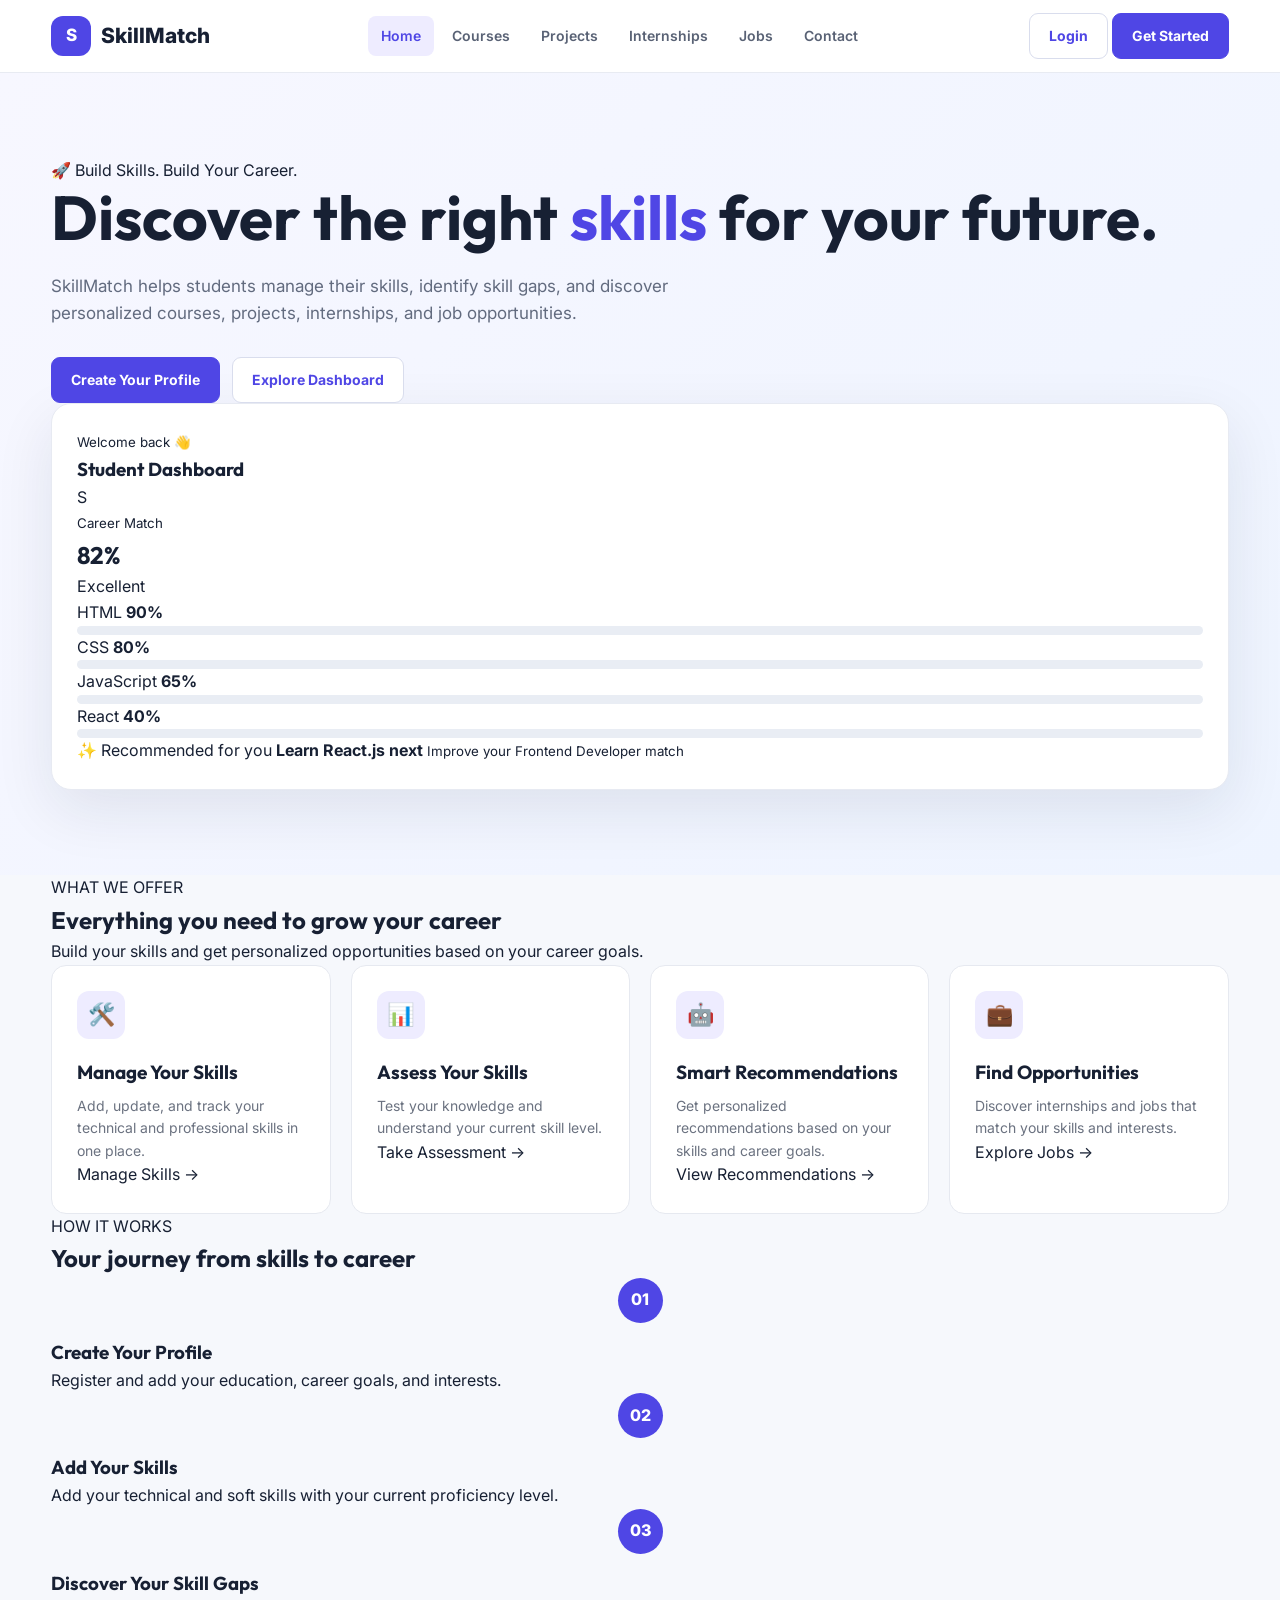
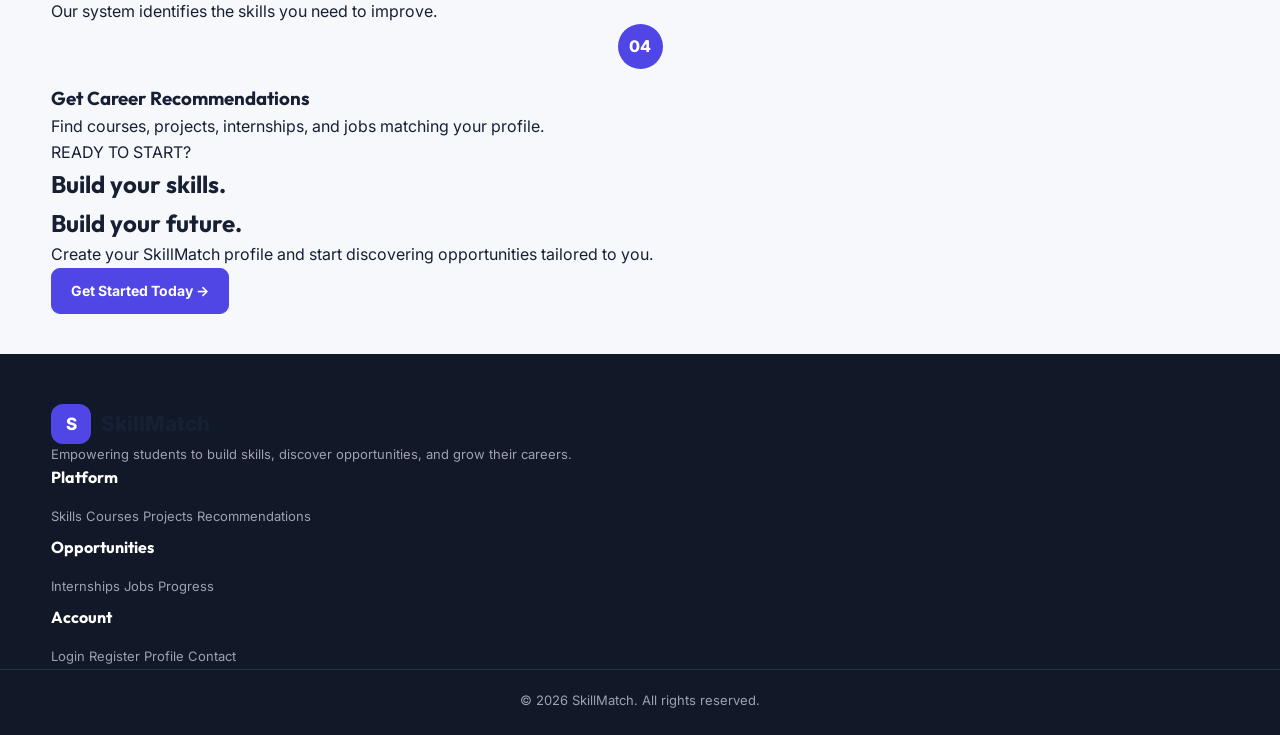
<file: index.html>
<!DOCTYPE html>
<html lang="en">

<head>
    <meta charset="UTF-8">
    <meta name="viewport" content="width=device-width, initial-scale=1.0">

    <title>SkillMatch — Skill Management & Career Platform</title>

    <!-- Google Fonts -->
    <link rel="preconnect" href="https://fonts.googleapis.com">
    <link rel="preconnect" href="https://fonts.gstatic.com" crossorigin>

    <link href="https://fonts.googleapis.com/css2?family=Inter:wght@400;500;600;700&family=Outfit:wght@500;600;700;800&display=swap"
        rel="stylesheet">

    <!-- Main CSS -->
    <link rel="stylesheet" href="style.css">
</head>

<body data-page="home">

    <!-- ================= NAVBAR ================= -->

    <header class="navbar">
        <div class="container navbar-inner">

            <!-- Logo -->
            <a href="index.html" class="logo">
                <span class="logo-mark">S</span>
                <span class="logo-text">SkillMatch</span>
            </a>

            <!-- Navigation -->
            <nav class="nav-links">
                <a href="index.html" class="active">Home</a>
                <a href="courses.html">Courses</a>
                <a href="projects.html">Projects</a>
                <a href="internships.html">Internships</a>
                <a href="jobs.html">Jobs</a>
                <a href="contact.html">Contact</a>
            </nav>

            <!-- Authentication Buttons -->
            <div class="nav-actions">
                <a href="login.html" class="btn btn-outline">Login</a>
                <a href="register.html" class="btn btn-primary">Get Started</a>
            </div>

        </div>
    </header>


    <!-- ================= HERO SECTION ================= -->

    <main>

        <section class="hero">
            <div class="container hero-content">

                <div class="hero-text">

                    <span class="hero-badge">
                        🚀 Build Skills. Build Your Career.
                    </span>

                    <h1>
                        Discover the right
                        <span>skills</span> for your future.
                    </h1>

                    <p>
                        SkillMatch helps students manage their skills, identify
                        skill gaps, and discover personalized courses, projects,
                        internships, and job opportunities.
                    </p>

                    <div class="hero-buttons">
                        <a href="register.html" class="btn btn-primary btn-large">
                            Create Your Profile
                        </a>

                        <a href="login.html" class="btn btn-outline btn-large">
                            Explore Dashboard
                        </a>
                    </div>

                </div>

                <!-- Hero Dashboard Preview -->

                <div class="hero-card">

                    <div class="dashboard-preview">

                        <div class="preview-header">
                            <div>
                                <small>Welcome back 👋</small>
                                <h3>Student Dashboard</h3>
                            </div>

                            <div class="profile-circle">
                                S
                            </div>
                        </div>

                        <div class="skill-score">
                            <div>
                                <small>Career Match</small>
                                <h2>82%</h2>
                            </div>

                            <span class="score-badge">Excellent</span>
                        </div>

                        <div class="preview-skills">

                            <div class="skill-item">
                                <div class="skill-info">
                                    <span>HTML</span>
                                    <strong>90%</strong>
                                </div>

                                <div class="progress-bar">
                                    <div class="progress html"></div>
                                </div>
                            </div>

                            <div class="skill-item">
                                <div class="skill-info">
                                    <span>CSS</span>
                                    <strong>80%</strong>
                                </div>

                                <div class="progress-bar">
                                    <div class="progress css"></div>
                                </div>
                            </div>

                            <div class="skill-item">
                                <div class="skill-info">
                                    <span>JavaScript</span>
                                    <strong>65%</strong>
                                </div>

                                <div class="progress-bar">
                                    <div class="progress javascript"></div>
                                </div>
                            </div>

                            <div class="skill-item">
                                <div class="skill-info">
                                    <span>React</span>
                                    <strong>40%</strong>
                                </div>

                                <div class="progress-bar">
                                    <div class="progress react"></div>
                                </div>
                            </div>

                        </div>

                        <div class="recommendation-preview">
                            <span>✨ Recommended for you</span>
                            <strong>Learn React.js next</strong>
                            <small>Improve your Frontend Developer match</small>
                        </div>

                    </div>

                </div>

            </div>
        </section>


        <!-- ================= FEATURES ================= -->

        <section class="features">

            <div class="container">

                <div class="section-heading">
                    <span>WHAT WE OFFER</span>

                    <h2>
                        Everything you need to
                        <strong>grow your career</strong>
                    </h2>

                    <p>
                        Build your skills and get personalized opportunities
                        based on your career goals.
                    </p>
                </div>


                <div class="feature-grid">

                    <!-- Skill Management -->

                    <div class="feature-card">

                        <div class="feature-icon">
                            🛠️
                        </div>

                        <h3>Manage Your Skills</h3>

                        <p>
                            Add, update, and track your technical and
                            professional skills in one place.
                        </p>

                        <a href="skills.html">
                            Manage Skills →
                        </a>

                    </div>


                    <!-- Skill Assessment -->

                    <div class="feature-card">

                        <div class="feature-icon">
                            📊
                        </div>

                        <h3>Assess Your Skills</h3>

                        <p>
                            Test your knowledge and understand your
                            current skill level.
                        </p>

                        <a href="skills.html">
                            Take Assessment →
                        </a>

                    </div>


                    <!-- Recommendations -->

                    <div class="feature-card">

                        <div class="feature-icon">
                            🤖
                        </div>

                        <h3>Smart Recommendations</h3>

                        <p>
                            Get personalized recommendations based on
                            your skills and career goals.
                        </p>

                        <a href="recommendations.html">
                            View Recommendations →
                        </a>

                    </div>


                    <!-- Career Opportunities -->

                    <div class="feature-card">

                        <div class="feature-icon">
                            💼
                        </div>

                        <h3>Find Opportunities</h3>

                        <p>
                            Discover internships and jobs that match
                            your skills and interests.
                        </p>

                        <a href="jobs.html">
                            Explore Jobs →
                        </a>

                    </div>

                </div>

            </div>

        </section>


        <!-- ================= HOW IT WORKS ================= -->

        <section class="how-it-works">

            <div class="container">

                <div class="section-heading">

                    <span>HOW IT WORKS</span>

                    <h2>
                        Your journey from
                        <strong>skills to career</strong>
                    </h2>

                </div>


                <div class="steps">

                    <div class="step">

                        <div class="step-number">
                            01
                        </div>

                        <div>
                            <h3>Create Your Profile</h3>

                            <p>
                                Register and add your education,
                                career goals, and interests.
                            </p>
                        </div>

                    </div>


                    <div class="step">

                        <div class="step-number">
                            02
                        </div>

                        <div>
                            <h3>Add Your Skills</h3>

                            <p>
                                Add your technical and soft skills
                                with your current proficiency level.
                            </p>
                        </div>

                    </div>


                    <div class="step">

                        <div class="step-number">
                            03
                        </div>

                        <div>
                            <h3>Discover Your Skill Gaps</h3>

                            <p>
                                Our system identifies the skills
                                you need to improve.
                            </p>
                        </div>

                    </div>


                    <div class="step">

                        <div class="step-number">
                            04
                        </div>

                        <div>
                            <h3>Get Career Recommendations</h3>

                            <p>
                                Find courses, projects, internships,
                                and jobs matching your profile.
                            </p>
                        </div>

                    </div>

                </div>

            </div>

        </section>


        <!-- ================= CTA ================= -->

        <section class="cta">

            <div class="container">

                <div class="cta-content">

                    <span>READY TO START?</span>

                    <h2>
                        Build your skills.
                        <br>
                        Build your future.
                    </h2>

                    <p>
                        Create your SkillMatch profile and start
                        discovering opportunities tailored to you.
                    </p>

                    <a href="register.html" class="btn btn-primary btn-large">
                        Get Started Today →
                    </a>

                </div>

            </div>

        </section>

    </main>


    <!-- ================= FOOTER ================= -->

    <footer class="footer">

        <div class="container footer-content">

            <div class="footer-brand">

                <a href="index.html" class="logo">
                    <span class="logo-mark">S</span>
                    <span class="logo-text">SkillMatch</span>
                </a>

                <p>
                    Empowering students to build skills,
                    discover opportunities, and grow their careers.
                </p>

            </div>


            <div class="footer-links">

                <div>
                    <h4>Platform</h4>

                    <a href="skills.html">Skills</a>
                    <a href="courses.html">Courses</a>
                    <a href="projects.html">Projects</a>
                    <a href="recommendations.html">Recommendations</a>
                </div>


                <div>
                    <h4>Opportunities</h4>

                    <a href="internships.html">Internships</a>
                    <a href="jobs.html">Jobs</a>
                    <a href="progress.html">Progress</a>
                </div>


                <div>
                    <h4>Account</h4>

                    <a href="login.html">Login</a>
                    <a href="register.html">Register</a>
                    <a href="profile.html">Profile</a>
                    <a href="contact.html">Contact</a>
                </div>

            </div>

        </div>


        <div class="footer-bottom">

            <div class="container">

                <p>
                    © 2026 SkillMatch. All rights reserved.
                </p>

            </div>

        </div>

    </footer>


    <!-- Main JavaScript -->
    <script src="script.js"></script>

</body>

</html>
</file>
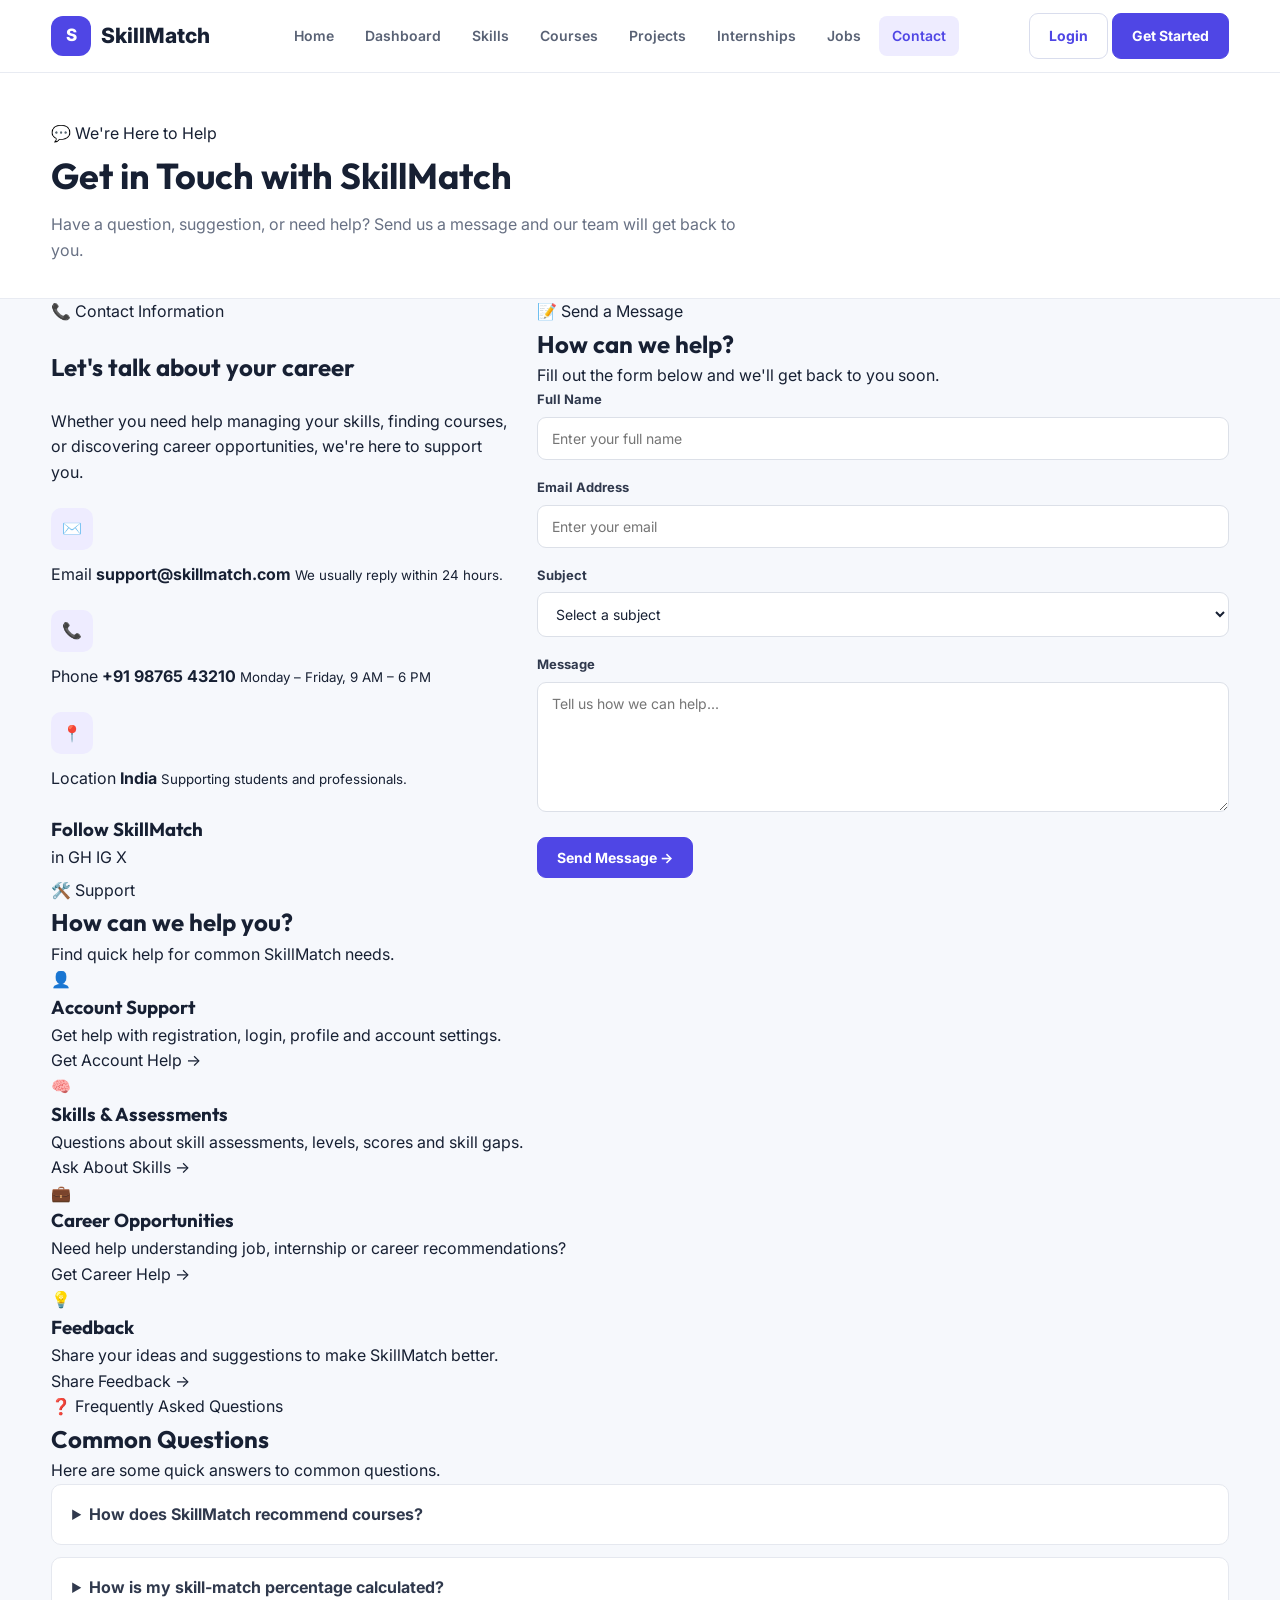
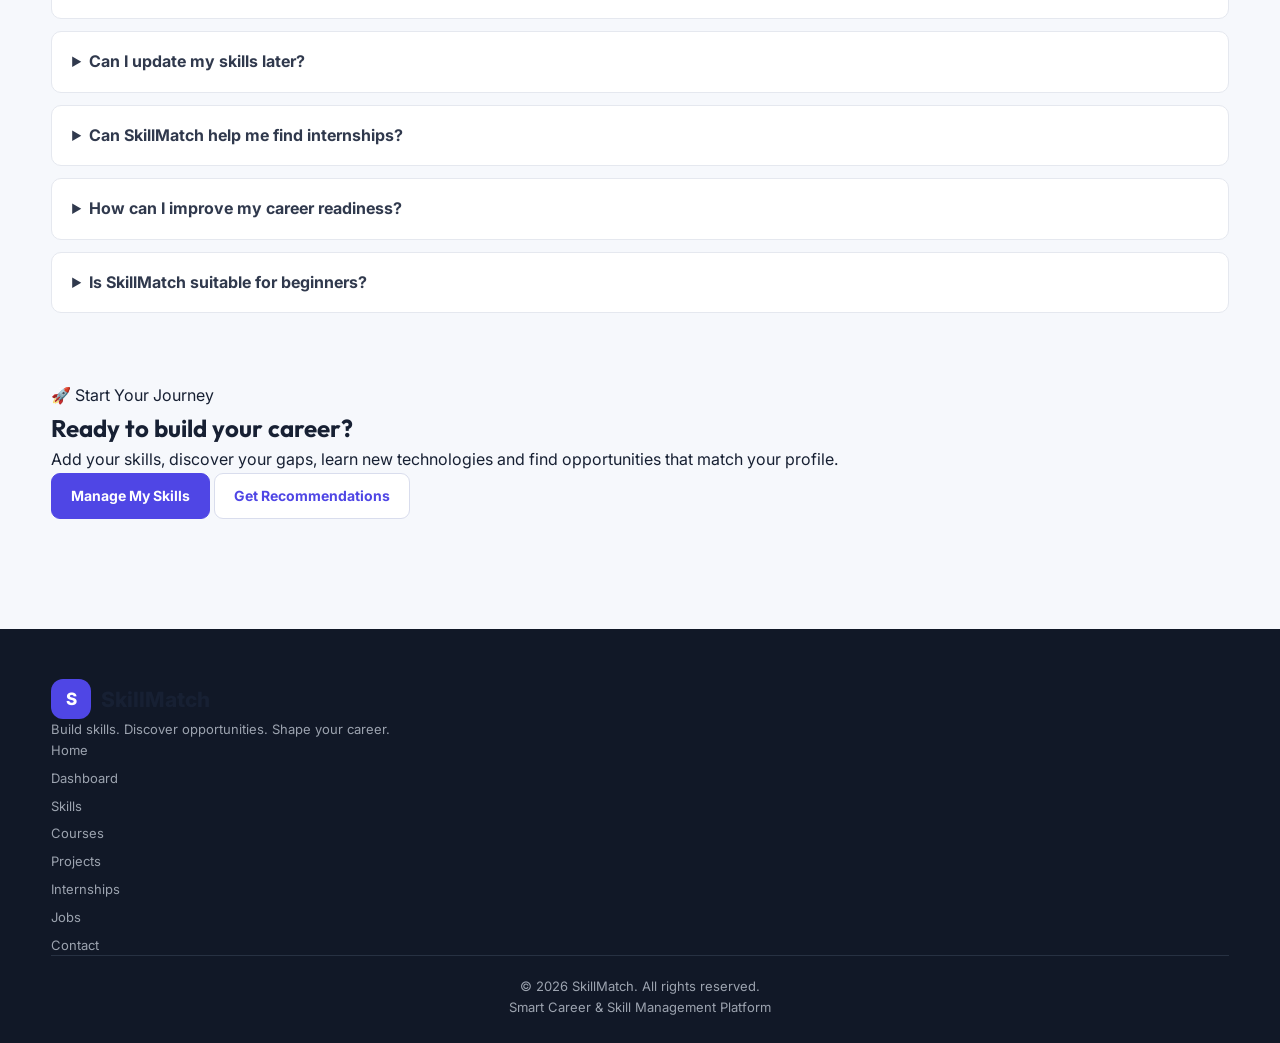
<file: contact.html>
<!DOCTYPE html>
<html lang="en">

<head>

    <meta charset="UTF-8">
    <meta name="viewport" content="width=device-width, initial-scale=1.0">

    <title>Contact — SkillMatch</title>

    <!-- Google Fonts -->
    <link rel="preconnect" href="https://fonts.googleapis.com">
    <link rel="preconnect" href="https://fonts.gstatic.com" crossorigin>

    <link
        href="https://fonts.googleapis.com/css2?family=Inter:wght@400;500;600;700&family=Outfit:wght@500;600;700&display=swap"
        rel="stylesheet"
    >

    <!-- Main CSS -->
    <link rel="stylesheet" href="style.css">

</head>


<body data-page="contact">


    <!-- ==========================================
         NAVBAR
    =========================================== -->

    <header class="navbar">

        <div class="container navbar-inner">

            <!-- Logo -->

            <a href="index.html" class="logo">

                <span class="logo-mark">
                    S
                </span>

                <span class="logo-text">
                    SkillMatch
                </span>

            </a>


            <!-- Navigation -->

            <nav class="nav-links">

                <a href="index.html">
                    Home
                </a>

                <a href="dashboard.html">
                    Dashboard
                </a>

                <a href="skills.html">
                    Skills
                </a>

                <a href="courses.html">
                    Courses
                </a>

                <a href="projects.html">
                    Projects
                </a>

                <a href="internships.html">
                    Internships
                </a>

                <a href="jobs.html">
                    Jobs
                </a>

                <a href="contact.html" class="active">
                    Contact
                </a>

            </nav>


            <!-- Actions -->

            <div class="nav-actions">

                <a
                    href="login.html"
                    class="btn btn-outline"
                >
                    Login
                </a>

                <a
                    href="register.html"
                    class="btn btn-primary"
                >
                    Get Started
                </a>

            </div>

        </div>

    </header>



    <!-- ==========================================
         MAIN
    =========================================== -->

    <main>


        <!-- ==========================================
             PAGE HEADER
        =========================================== -->

        <section class="page-header">

            <div class="container">

                <span class="section-badge">
                    💬 We're Here to Help
                </span>

                <h1>
                    Get in Touch with SkillMatch
                </h1>

                <p>
                    Have a question, suggestion, or need help?
                    Send us a message and our team will get back to you.
                </p>

            </div>

        </section>



        <!-- ==========================================
             CONTACT SECTION
        =========================================== -->

        <section class="contact-section">

            <div class="container">

                <div class="contact-grid">


                    <!-- ==================================
                         CONTACT INFORMATION
                    =================================== -->

                    <div class="contact-info">


                        <span class="section-badge">
                            📞 Contact Information
                        </span>


                        <h2>
                            Let's talk about your career
                        </h2>


                        <p>
                            Whether you need help managing your skills,
                            finding courses, or discovering career
                            opportunities, we're here to support you.
                        </p>



                        <!-- Email -->

                        <div class="contact-info-item">

                            <div class="contact-icon">
                                ✉️
                            </div>

                            <div>

                                <span>
                                    Email
                                </span>

                                <strong>
                                    support@skillmatch.com
                                </strong>

                                <small>
                                    We usually reply within 24 hours.
                                </small>

                            </div>

                        </div>



                        <!-- Phone -->

                        <div class="contact-info-item">

                            <div class="contact-icon">
                                📞
                            </div>

                            <div>

                                <span>
                                    Phone
                                </span>

                                <strong>
                                    +91 98765 43210
                                </strong>

                                <small>
                                    Monday – Friday, 9 AM – 6 PM
                                </small>

                            </div>

                        </div>



                        <!-- Location -->

                        <div class="contact-info-item">

                            <div class="contact-icon">
                                📍
                            </div>

                            <div>

                                <span>
                                    Location
                                </span>

                                <strong>
                                    India
                                </strong>

                                <small>
                                    Supporting students and professionals.
                                </small>

                            </div>

                        </div>



                        <!-- Social -->

                        <div class="contact-social">

                            <h3>
                                Follow SkillMatch
                            </h3>

                            <div class="social-links">

                                <a href="#" aria-label="LinkedIn">
                                    in
                                </a>

                                <a href="#" aria-label="GitHub">
                                    GH
                                </a>

                                <a href="#" aria-label="Instagram">
                                    IG
                                </a>

                                <a href="#" aria-label="Twitter">
                                    X
                                </a>

                            </div>

                        </div>

                    </div>



                    <!-- ==================================
                         CONTACT FORM
                    =================================== -->

                    <div class="contact-form-card">

                        <div class="form-header">

                            <span class="section-badge">
                                📝 Send a Message
                            </span>

                            <h2>
                                How can we help?
                            </h2>

                            <p>
                                Fill out the form below and we'll
                                get back to you soon.
                            </p>

                        </div>


                        <form id="contactForm">


                            <!-- Name -->

                            <div class="form-group">

                                <label for="contactName">
                                    Full Name
                                </label>

                                <input
                                    type="text"
                                    id="contactName"
                                    name="name"
                                    placeholder="Enter your full name"
                                    required
                                >

                            </div>



                            <!-- Email -->

                            <div class="form-group">

                                <label for="contactEmail">
                                    Email Address
                                </label>

                                <input
                                    type="email"
                                    id="contactEmail"
                                    name="email"
                                    placeholder="Enter your email"
                                    required
                                >

                            </div>



                            <!-- Subject -->

                            <div class="form-group">

                                <label for="contactSubject">
                                    Subject
                                </label>

                                <select
                                    id="contactSubject"
                                    name="subject"
                                    required
                                >

                                    <option value="">
                                        Select a subject
                                    </option>

                                    <option value="account">
                                        Account & Login
                                    </option>

                                    <option value="skills">
                                        Skills & Assessments
                                    </option>

                                    <option value="courses">
                                        Courses
                                    </option>

                                    <option value="internships">
                                        Internships
                                    </option>

                                    <option value="jobs">
                                        Jobs & Opportunities
                                    </option>

                                    <option value="technical">
                                        Technical Problem
                                    </option>

                                    <option value="feedback">
                                        Feedback & Suggestions
                                    </option>

                                    <option value="other">
                                        Other
                                    </option>

                                </select>

                            </div>



                            <!-- Message -->

                            <div class="form-group">

                                <label for="contactMessage">
                                    Message
                                </label>

                                <textarea
                                    id="contactMessage"
                                    name="message"
                                    rows="6"
                                    placeholder="Tell us how we can help..."
                                    required
                                ></textarea>

                            </div>



                            <!-- Submit -->

                            <button
                                type="submit"
                                class="btn btn-primary btn-full"
                            >
                                Send Message →
                            </button>


                            <!-- Success Message -->

                            <div
                                id="contactSuccess"
                                class="form-success"
                                style="display:none;"
                            >

                                <span>
                                    ✓
                                </span>

                                <div>

                                    <strong>
                                        Message sent successfully!
                                    </strong>

                                    <p>
                                        Thank you for contacting SkillMatch.
                                        We'll get back to you soon.
                                    </p>

                                </div>

                            </div>


                        </form>

                    </div>

                </div>

            </div>

        </section>



        <!-- ==========================================
             SUPPORT OPTIONS
        =========================================== -->

        <section class="dashboard-section">

            <div class="container">

                <div class="section-heading">

                    <span class="section-badge">
                        🛠️ Support
                    </span>

                    <h2>
                        How can we help you?
                    </h2>

                    <p>
                        Find quick help for common SkillMatch needs.
                    </p>

                </div>


                <div class="support-grid">


                    <!-- Account -->

                    <div class="support-card">

                        <div class="support-icon">
                            👤
                        </div>

                        <h3>
                            Account Support
                        </h3>

                        <p>
                            Get help with registration, login,
                            profile and account settings.
                        </p>

                        <a href="#contactForm">
                            Get Account Help →
                        </a>

                    </div>



                    <!-- Skills -->

                    <div class="support-card">

                        <div class="support-icon">
                            🧠
                        </div>

                        <h3>
                            Skills & Assessments
                        </h3>

                        <p>
                            Questions about skill assessments,
                            levels, scores and skill gaps.
                        </p>

                        <a href="#contactForm">
                            Ask About Skills →
                        </a>

                    </div>



                    <!-- Opportunities -->

                    <div class="support-card">

                        <div class="support-icon">
                            💼
                        </div>

                        <h3>
                            Career Opportunities
                        </h3>

                        <p>
                            Need help understanding job,
                            internship or career recommendations?
                        </p>

                        <a href="#contactForm">
                            Get Career Help →
                        </a>

                    </div>



                    <!-- Feedback -->

                    <div class="support-card">

                        <div class="support-icon">
                            💡
                        </div>

                        <h3>
                            Feedback
                        </h3>

                        <p>
                            Share your ideas and suggestions
                            to make SkillMatch better.
                        </p>

                        <a href="#contactForm">
                            Share Feedback →
                        </a>

                    </div>

                </div>

            </div>

        </section>



        <!-- ==========================================
             FAQ
        =========================================== -->

        <section class="faq-section">

            <div class="container">

                <div class="section-heading">

                    <span class="section-badge">
                        ❓ Frequently Asked Questions
                    </span>

                    <h2>
                        Common Questions
                    </h2>

                    <p>
                        Here are some quick answers to common questions.
                    </p>

                </div>


                <div class="faq-list">


                    <!-- FAQ 1 -->

                    <details class="faq-item">

                        <summary>
                            How does SkillMatch recommend courses?
                        </summary>

                        <p>
                            SkillMatch analyzes your current skills,
                            proficiency levels and career goals.
                            It then identifies skill gaps and recommends
                            courses that can help you improve.
                        </p>

                    </details>



                    <!-- FAQ 2 -->

                    <details class="faq-item">

                        <summary>
                            How is my skill-match percentage calculated?
                        </summary>

                        <p>
                            The match percentage compares your current
                            skills with the skills required for a specific
                            course, internship or job opportunity.
                        </p>

                    </details>



                    <!-- FAQ 3 -->

                    <details class="faq-item">

                        <summary>
                            Can I update my skills later?
                        </summary>

                        <p>
                            Yes. You can add, edit or remove skills from
                            your Skills page and update your proficiency
                            levels as you continue learning.
                        </p>

                    </details>



                    <!-- FAQ 4 -->

                    <details class="faq-item">

                        <summary>
                            Can SkillMatch help me find internships?
                        </summary>

                        <p>
                            Yes. The Internships section displays
                            opportunities according to your skills,
                            experience and career interests.
                        </p>

                    </details>



                    <!-- FAQ 5 -->

                    <details class="faq-item">

                        <summary>
                            How can I improve my career readiness?
                        </summary>

                        <p>
                            Complete recommended courses, build projects,
                            improve weak skills and complete assessments.
                            Your career-readiness score can then improve.
                        </p>

                    </details>



                    <!-- FAQ 6 -->

                    <details class="faq-item">

                        <summary>
                            Is SkillMatch suitable for beginners?
                        </summary>

                        <p>
                            Yes. SkillMatch is designed for students and
                            beginners as well as experienced learners.
                            You can start with beginner-level skills and
                            gradually progress toward advanced roles.
                        </p>

                    </details>

                </div>

            </div>

        </section>



        <!-- ==========================================
             CTA
        =========================================== -->

        <section class="cta-section">

            <div class="container">

                <div class="cta-card">

                    <div>

                        <span class="section-badge">
                            🚀 Start Your Journey
                        </span>

                        <h2>
                            Ready to build your career?
                        </h2>

                        <p>
                            Add your skills, discover your gaps,
                            learn new technologies and find opportunities
                            that match your profile.
                        </p>

                    </div>


                    <div class="cta-actions">

                        <a
                            href="skills.html"
                            class="btn btn-primary"
                        >
                            Manage My Skills
                        </a>

                        <a
                            href="recommendations.html"
                            class="btn btn-outline"
                        >
                            Get Recommendations
                        </a>

                    </div>

                </div>

            </div>

        </section>

    </main>



    <!-- ==========================================
         FOOTER
    =========================================== -->

    <footer class="footer">

        <div class="container">

            <div class="footer-content">


                <div>

                    <div class="logo">

                        <span class="logo-mark">
                            S
                        </span>

                        <span class="logo-text">
                            SkillMatch
                        </span>

                    </div>

                    <p>
                        Build skills. Discover opportunities.
                        Shape your career.
                    </p>

                </div>


                <div class="footer-links">

                    <a href="index.html">
                        Home
                    </a>

                    <a href="dashboard.html">
                        Dashboard
                    </a>

                    <a href="skills.html">
                        Skills
                    </a>

                    <a href="courses.html">
                        Courses
                    </a>

                    <a href="projects.html">
                        Projects
                    </a>

                    <a href="internships.html">
                        Internships
                    </a>

                    <a href="jobs.html">
                        Jobs
                    </a>

                    <a href="contact.html">
                        Contact
                    </a>

                </div>

            </div>


            <div class="footer-bottom">

                <p>
                    © 2026 SkillMatch. All rights reserved.
                </p>

                <p>
                    Smart Career & Skill Management Platform
                </p>

            </div>

        </div>

    </footer>



    <!-- ==========================================
         JAVASCRIPT
    =========================================== -->

    <script src="../script.js"></script>


    <script>

        // ==========================================
        // CONTACT FORM
        // ==========================================

        const contactForm =
            document.getElementById("contactForm");

        const contactSuccess =
            document.getElementById("contactSuccess");


        contactForm.addEventListener(
            "submit",
            function(event) {

                event.preventDefault();


                const name =
                    document.getElementById(
                        "contactName"
                    ).value.trim();

                const email =
                    document.getElementById(
                        "contactEmail"
                    ).value.trim();

                const subject =
                    document.getElementById(
                        "contactSubject"
                    ).value;

                const message =
                    document.getElementById(
                        "contactMessage"
                    ).value.trim();


                // Basic validation

                if (
                    name === "" ||
                    email === "" ||
                    subject === "" ||
                    message === ""
                ) {

                    alert(
                        "Please fill in all required fields."
                    );

                    return;

                }


                // Save message locally for demo

                const contactData = {

                    name: name,

                    email: email,

                    subject: subject,

                    message: message,

                    date: new Date().toISOString()

                };


                const existingMessages =
                    JSON.parse(
                        localStorage.getItem(
                            "skillMatchMessages"
                        )
                    ) || [];


                existingMessages.push(
                    contactData
                );


                localStorage.setItem(
                    "skillMatchMessages",
                    JSON.stringify(
                        existingMessages
                    )
                );


                // Show success message

                contactSuccess.style.display =
                    "flex";


                // Clear form

                contactForm.reset();


                // Scroll to success message

                contactSuccess.scrollIntoView({
                    behavior: "smooth",
                    block: "center"
                });

            }
        );

    </script>


</body>

</html>
</file>
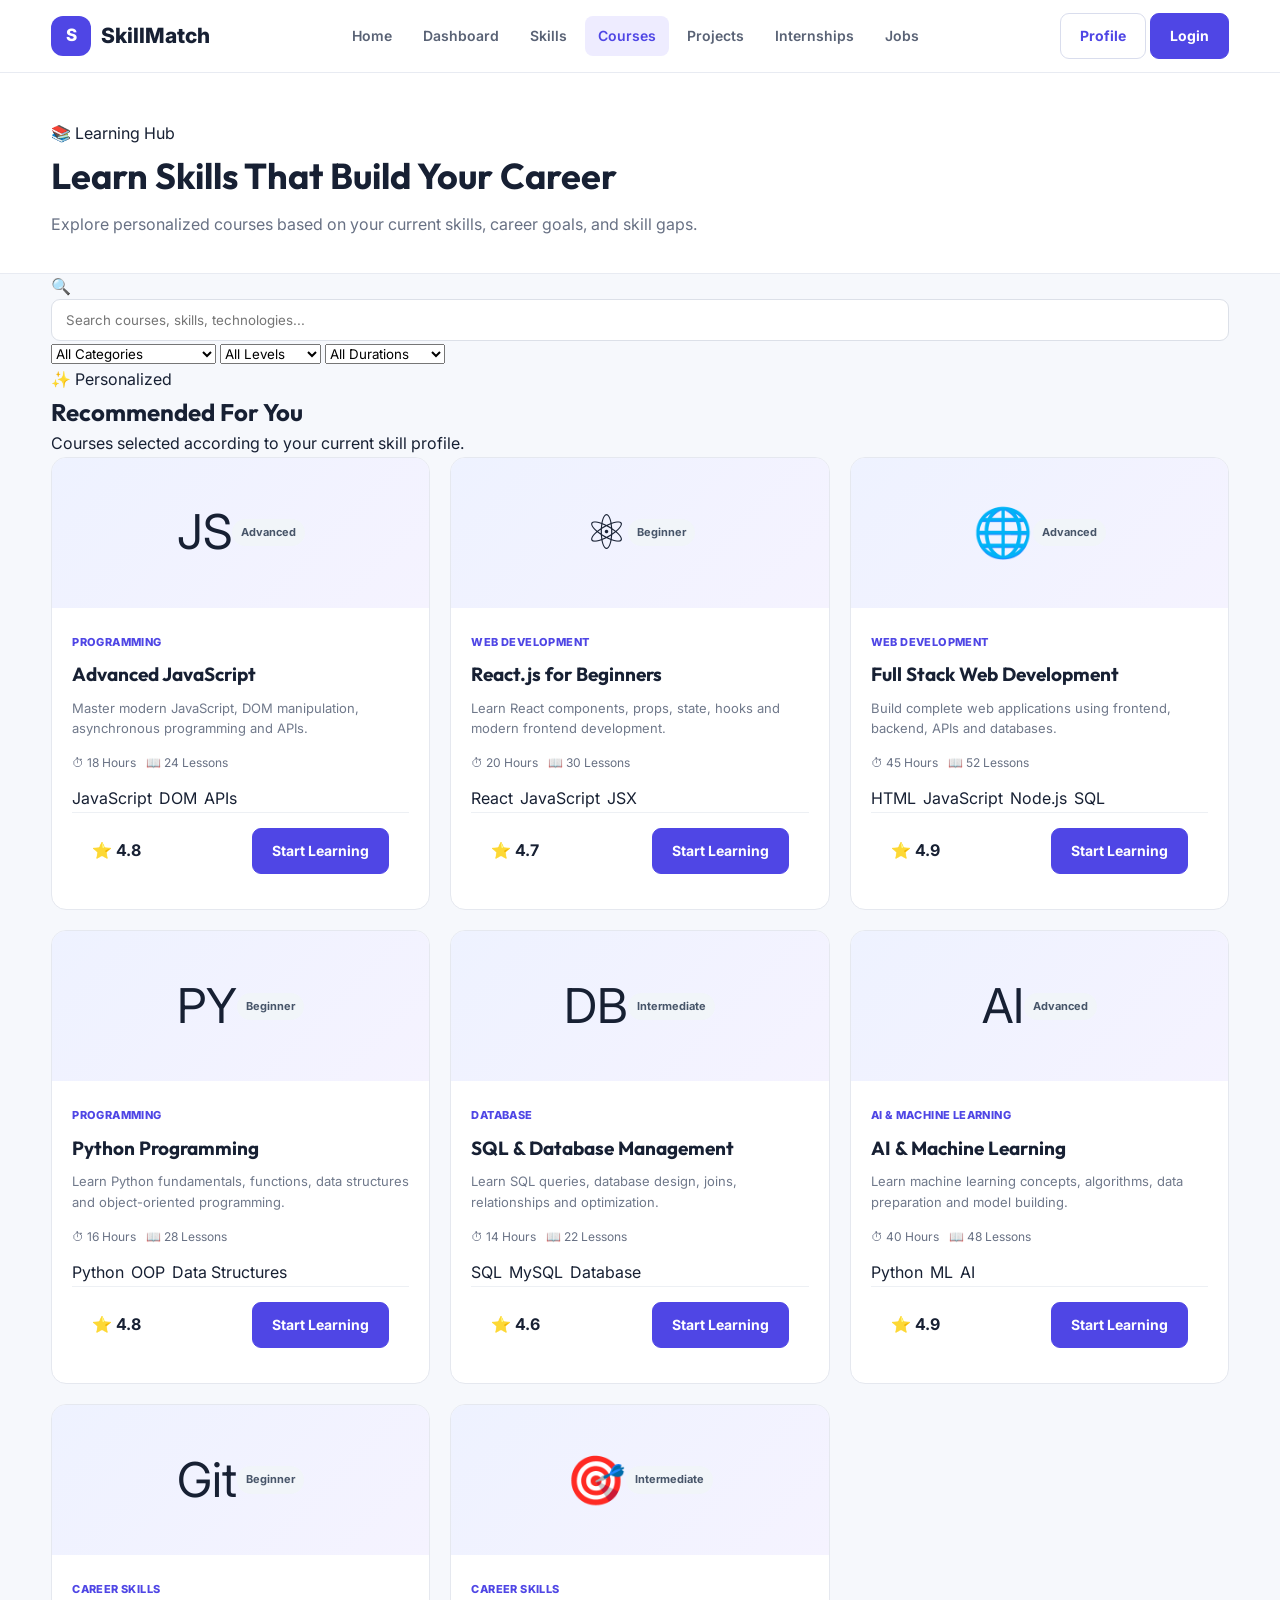
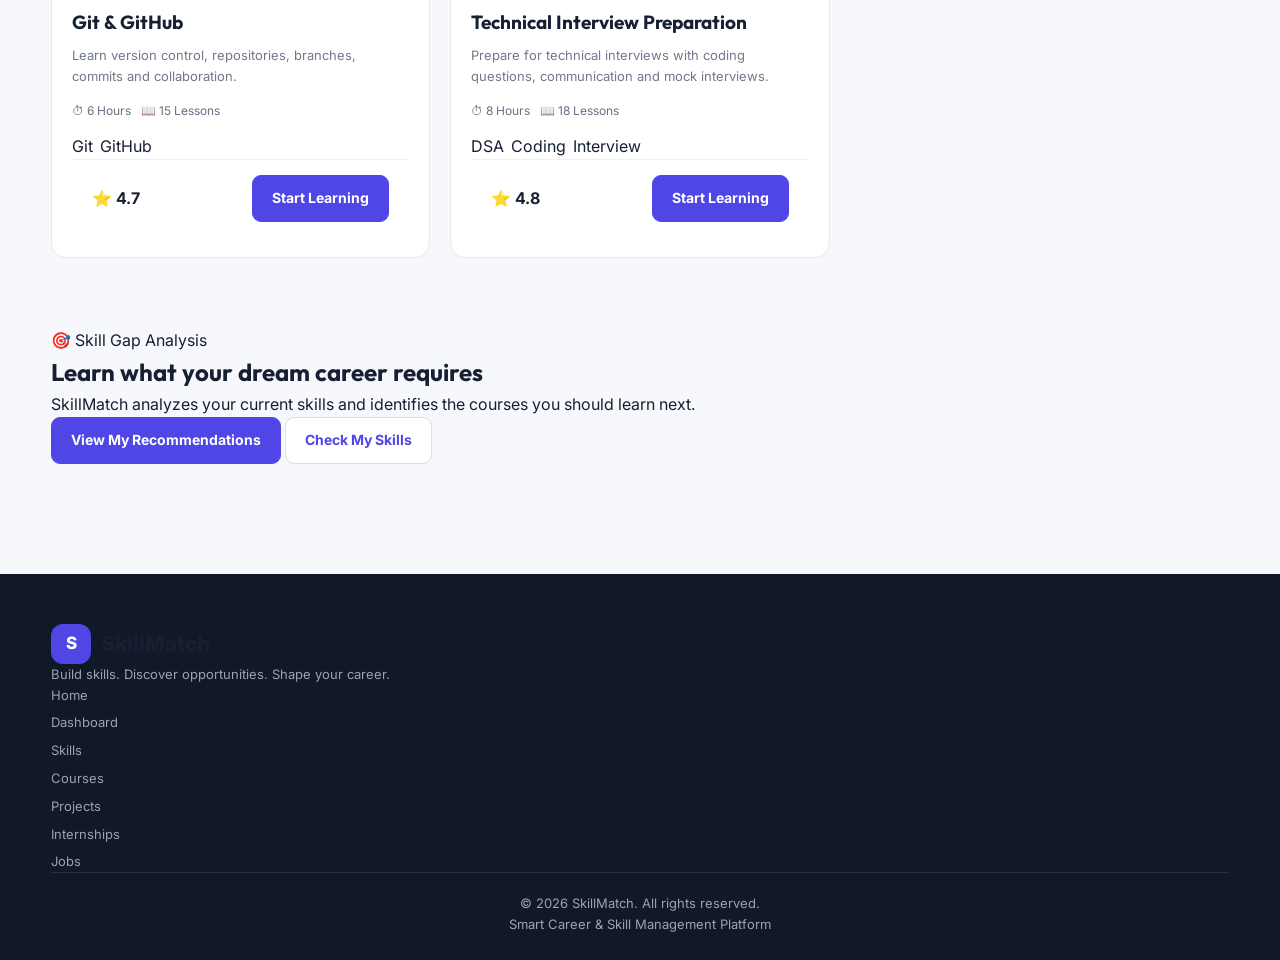
<file: courses.html>
<!DOCTYPE html>
<html lang="en">

<head>

    <meta charset="UTF-8">
    <meta name="viewport" content="width=device-width, initial-scale=1.0">

    <title>Courses — SkillMatch</title>

    <!-- Google Fonts -->
    <link rel="preconnect" href="https://fonts.googleapis.com">
    <link rel="preconnect" href="https://fonts.gstatic.com" crossorigin>

    <link
        href="https://fonts.googleapis.com/css2?family=Inter:wght@400;500;600;700&family=Outfit:wght@500;600;700&display=swap"
        rel="stylesheet"
    >

    <!-- Main CSS -->
    <link rel="stylesheet" href="style.css">

</head>


<body data-page="courses">


    <!-- ==========================================
         NAVBAR
    =========================================== -->

    <header class="navbar">

        <div class="container navbar-inner">

            <a href="index.html" class="logo">

                <span class="logo-mark">
                    S
                </span>

                <span class="logo-text">
                    SkillMatch
                </span>

            </a>


            <nav class="nav-links">

                <a href="index.html">
                    Home
                </a>

                <a href="dashboard.html">
                    Dashboard
                </a>

                <a href="skills.html">
                    Skills
                </a>

                <a href="courses.html" class="active">
                    Courses
                </a>

                <a href="projects.html">
                    Projects
                </a>

                <a href="internships.html">
                    Internships
                </a>

                <a href="jobs.html">
                    Jobs
                </a>

            </nav>


            <div class="nav-actions">

                <a
                    href="profile.html"
                    class="btn btn-outline"
                >
                    Profile
                </a>

                <a
                    href="login.html"
                    class="btn btn-primary"
                >
                    Login
                </a>

            </div>

        </div>

    </header>



    <!-- ==========================================
         MAIN
    =========================================== -->

    <main>


        <!-- ==========================================
             PAGE HEADER
        =========================================== -->

        <section class="page-header">

            <div class="container">

                <span class="section-badge">
                    📚 Learning Hub
                </span>

                <h1>
                    Learn Skills That Build Your Career
                </h1>

                <p>
                    Explore personalized courses based on your
                    current skills, career goals, and skill gaps.
                </p>

            </div>

        </section>



        <!-- ==========================================
             SEARCH & FILTER
        =========================================== -->

        <section class="jobs-search-section">

            <div class="container">

                <div class="search-filter-box">


                    <!-- Search -->

                    <div class="search-box">

                        <span class="search-icon">
                            🔍
                        </span>

                        <input
                            type="text"
                            id="courseSearch"
                            placeholder="Search courses, skills, technologies..."
                        >

                    </div>


                    <!-- Category -->

                    <select id="categoryFilter">

                        <option value="all">
                            All Categories
                        </option>

                        <option value="web">
                            Web Development
                        </option>

                        <option value="programming">
                            Programming
                        </option>

                        <option value="database">
                            Database
                        </option>

                        <option value="ai">
                            AI & Machine Learning
                        </option>

                        <option value="career">
                            Career Skills
                        </option>

                    </select>


                    <!-- Level -->

                    <select id="levelFilter">

                        <option value="all">
                            All Levels
                        </option>

                        <option value="beginner">
                            Beginner
                        </option>

                        <option value="intermediate">
                            Intermediate
                        </option>

                        <option value="advanced">
                            Advanced
                        </option>

                    </select>


                    <!-- Duration -->

                    <select id="durationFilter">

                        <option value="all">
                            All Durations
                        </option>

                        <option value="short">
                            Under 10 Hours
                        </option>

                        <option value="medium">
                            10 – 30 Hours
                        </option>

                        <option value="long">
                            30+ Hours
                        </option>

                    </select>

                </div>

            </div>

        </section>



        <!-- ==========================================
             PERSONALIZED COURSES
        =========================================== -->

        <section class="dashboard-section">

            <div class="container">

                <div class="section-heading-row">

                    <div>

                        <span class="section-badge">
                            ✨ Personalized
                        </span>

                        <h2>
                            Recommended For You
                        </h2>

                        <p>
                            Courses selected according to your current skill profile.
                        </p>

                    </div>

                </div>


                <div class="course-grid">


                    <!-- Course 1 -->

                    <article
                        class="course-card"
                        data-title="Advanced JavaScript"
                        data-category="programming"
                        data-level="advanced"
                        data-duration="medium"
                    >

                        <div class="course-image">

                            <span class="course-icon">
                                JS
                            </span>

                            <span class="course-level">
                                Advanced
                            </span>

                        </div>


                        <div class="course-content">

                            <span class="course-category">
                                Programming
                            </span>

                            <h3>
                                Advanced JavaScript
                            </h3>

                            <p>
                                Master modern JavaScript, DOM manipulation,
                                asynchronous programming and APIs.
                            </p>


                            <div class="course-info">

                                <span>
                                    ⏱ 18 Hours
                                </span>

                                <span>
                                    📖 24 Lessons
                                </span>

                            </div>


                            <div class="skill-tags">

                                <span>
                                    JavaScript
                                </span>

                                <span>
                                    DOM
                                </span>

                                <span>
                                    APIs
                                </span>

                            </div>


                            <div class="course-footer">

                                <strong>
                                    ⭐ 4.8
                                </strong>

                                <a
                                    href="course-details.html?course=javascript"
                                    class="btn btn-primary"
                                >
                                    Start Learning
                                </a>

                            </div>

                        </div>

                    </article>



                    <!-- Course 2 -->

                    <article
                        class="course-card"
                        data-title="React.js for Beginners"
                        data-category="web"
                        data-level="beginner"
                        data-duration="medium"
                    >

                        <div class="course-image">

                            <span class="course-icon">
                                ⚛
                            </span>

                            <span class="course-level">
                                Beginner
                            </span>

                        </div>


                        <div class="course-content">

                            <span class="course-category">
                                Web Development
                            </span>

                            <h3>
                                React.js for Beginners
                            </h3>

                            <p>
                                Learn React components, props, state,
                                hooks and modern frontend development.
                            </p>


                            <div class="course-info">

                                <span>
                                    ⏱ 20 Hours
                                </span>

                                <span>
                                    📖 30 Lessons
                                </span>

                            </div>


                            <div class="skill-tags">

                                <span>
                                    React
                                </span>

                                <span>
                                    JavaScript
                                </span>

                                <span>
                                    JSX
                                </span>

                            </div>


                            <div class="course-footer">

                                <strong>
                                    ⭐ 4.7
                                </strong>

                                <a
                                    href="course-details.html?course=react"
                                    class="btn btn-primary"
                                >
                                    Start Learning
                                </a>

                            </div>

                        </div>

                    </article>



                    <!-- Course 3 -->

                    <article
                        class="course-card"
                        data-title="Full Stack Web Development"
                        data-category="web"
                        data-level="advanced"
                        data-duration="long"
                    >

                        <div class="course-image">

                            <span class="course-icon">
                                🌐
                            </span>

                            <span class="course-level">
                                Advanced
                            </span>

                        </div>


                        <div class="course-content">

                            <span class="course-category">
                                Web Development
                            </span>

                            <h3>
                                Full Stack Web Development
                            </h3>

                            <p>
                                Build complete web applications using
                                frontend, backend, APIs and databases.
                            </p>


                            <div class="course-info">

                                <span>
                                    ⏱ 45 Hours
                                </span>

                                <span>
                                    📖 52 Lessons
                                </span>

                            </div>


                            <div class="skill-tags">

                                <span>
                                    HTML
                                </span>

                                <span>
                                    JavaScript
                                </span>

                                <span>
                                    Node.js
                                </span>

                                <span>
                                    SQL
                                </span>

                            </div>


                            <div class="course-footer">

                                <strong>
                                    ⭐ 4.9
                                </strong>

                                <a
                                    href="course-details.html?course=fullstack"
                                    class="btn btn-primary"
                                >
                                    Start Learning
                                </a>

                            </div>

                        </div>

                    </article>



                    <!-- Course 4 -->

                    <article
                        class="course-card"
                        data-title="Python Programming"
                        data-category="programming"
                        data-level="beginner"
                        data-duration="medium"
                    >

                        <div class="course-image">

                            <span class="course-icon">
                                PY
                            </span>

                            <span class="course-level">
                                Beginner
                            </span>

                        </div>


                        <div class="course-content">

                            <span class="course-category">
                                Programming
                            </span>

                            <h3>
                                Python Programming
                            </h3>

                            <p>
                                Learn Python fundamentals, functions,
                                data structures and object-oriented programming.
                            </p>


                            <div class="course-info">

                                <span>
                                    ⏱ 16 Hours
                                </span>

                                <span>
                                    📖 28 Lessons
                                </span>

                            </div>


                            <div class="skill-tags">

                                <span>
                                    Python
                                </span>

                                <span>
                                    OOP
                                </span>

                                <span>
                                    Data Structures
                                </span>

                            </div>


                            <div class="course-footer">

                                <strong>
                                    ⭐ 4.8
                                </strong>

                                <a
                                    href="course-details.html?course=python"
                                    class="btn btn-primary"
                                >
                                    Start Learning
                                </a>

                            </div>

                        </div>

                    </article>



                    <!-- Course 5 -->

                    <article
                        class="course-card"
                        data-title="SQL and Database Management"
                        data-category="database"
                        data-level="intermediate"
                        data-duration="medium"
                    >

                        <div class="course-image">

                            <span class="course-icon">
                                DB
                            </span>

                            <span class="course-level">
                                Intermediate
                            </span>

                        </div>


                        <div class="course-content">

                            <span class="course-category">
                                Database
                            </span>

                            <h3>
                                SQL & Database Management
                            </h3>

                            <p>
                                Learn SQL queries, database design,
                                joins, relationships and optimization.
                            </p>


                            <div class="course-info">

                                <span>
                                    ⏱ 14 Hours
                                </span>

                                <span>
                                    📖 22 Lessons
                                </span>

                            </div>


                            <div class="skill-tags">

                                <span>
                                    SQL
                                </span>

                                <span>
                                    MySQL
                                </span>

                                <span>
                                    Database
                                </span>

                            </div>


                            <div class="course-footer">

                                <strong>
                                    ⭐ 4.6
                                </strong>

                                <a
                                    href="course-details.html?course=sql"
                                    class="btn btn-primary"
                                >
                                    Start Learning
                                </a>

                            </div>

                        </div>

                    </article>



                    <!-- Course 6 -->

                    <article
                        class="course-card"
                        data-title="AI and Machine Learning"
                        data-category="ai"
                        data-level="advanced"
                        data-duration="long"
                    >

                        <div class="course-image">

                            <span class="course-icon">
                                AI
                            </span>

                            <span class="course-level">
                                Advanced
                            </span>

                        </div>


                        <div class="course-content">

                            <span class="course-category">
                                AI & Machine Learning
                            </span>

                            <h3>
                                AI & Machine Learning
                            </h3>

                            <p>
                                Learn machine learning concepts,
                                algorithms, data preparation and model building.
                            </p>


                            <div class="course-info">

                                <span>
                                    ⏱ 40 Hours
                                </span>

                                <span>
                                    📖 48 Lessons
                                </span>

                            </div>


                            <div class="skill-tags">

                                <span>
                                    Python
                                </span>

                                <span>
                                    ML
                                </span>

                                <span>
                                    AI
                                </span>

                            </div>


                            <div class="course-footer">

                                <strong>
                                    ⭐ 4.9
                                </strong>

                                <a
                                    href="course-details.html?course=ai"
                                    class="btn btn-primary"
                                >
                                    Start Learning
                                </a>

                            </div>

                        </div>

                    </article>



                    <!-- Course 7 -->

                    <article
                        class="course-card"
                        data-title="Git and GitHub"
                        data-category="career"
                        data-level="beginner"
                        data-duration="short"
                    >

                        <div class="course-image">

                            <span class="course-icon">
                                Git
                            </span>

                            <span class="course-level">
                                Beginner
                            </span>

                        </div>


                        <div class="course-content">

                            <span class="course-category">
                                Career Skills
                            </span>

                            <h3>
                                Git & GitHub
                            </h3>

                            <p>
                                Learn version control, repositories,
                                branches, commits and collaboration.
                            </p>


                            <div class="course-info">

                                <span>
                                    ⏱ 6 Hours
                                </span>

                                <span>
                                    📖 15 Lessons
                                </span>

                            </div>


                            <div class="skill-tags">

                                <span>
                                    Git
                                </span>

                                <span>
                                    GitHub
                                </span>

                            </div>


                            <div class="course-footer">

                                <strong>
                                    ⭐ 4.7
                                </strong>

                                <a
                                    href="course-details.html?course=git"
                                    class="btn btn-primary"
                                >
                                    Start Learning
                                </a>

                            </div>

                        </div>

                    </article>



                    <!-- Course 8 -->

                    <article
                        class="course-card"
                        data-title="Interview Preparation"
                        data-category="career"
                        data-level="intermediate"
                        data-duration="short"
                    >

                        <div class="course-image">

                            <span class="course-icon">
                                🎯
                            </span>

                            <span class="course-level">
                                Intermediate
                            </span>

                        </div>


                        <div class="course-content">

                            <span class="course-category">
                                Career Skills
                            </span>

                            <h3>
                                Technical Interview Preparation
                            </h3>

                            <p>
                                Prepare for technical interviews with
                                coding questions, communication and mock interviews.
                            </p>


                            <div class="course-info">

                                <span>
                                    ⏱ 8 Hours
                                </span>

                                <span>
                                    📖 18 Lessons
                                </span>

                            </div>


                            <div class="skill-tags">

                                <span>
                                    DSA
                                </span>

                                <span>
                                    Coding
                                </span>

                                <span>
                                    Interview
                                </span>

                            </div>


                            <div class="course-footer">

                                <strong>
                                    ⭐ 4.8
                                </strong>

                                <a
                                    href="course-details.html?course=interview"
                                    class="btn btn-primary"
                                >
                                    Start Learning
                                </a>

                            </div>

                        </div>

                    </article>

                </div>



                <!-- No Results -->

                <div
                    id="noCourses"
                    class="empty-state"
                    style="display:none;"
                >

                    <div class="empty-icon">
                        🔍
                    </div>

                    <h3>
                        No courses found
                    </h3>

                    <p>
                        Try another search term or change your filters.
                    </p>

                </div>

            </div>

        </section>



        <!-- ==========================================
             SKILL GAP CTA
        =========================================== -->

        <section class="cta-section">

            <div class="container">

                <div class="cta-card">

                    <div>

                        <span class="section-badge">
                            🎯 Skill Gap Analysis
                        </span>

                        <h2>
                            Learn what your dream career requires
                        </h2>

                        <p>
                            SkillMatch analyzes your current skills and
                            identifies the courses you should learn next.
                        </p>

                    </div>


                    <div class="cta-actions">

                        <a
                            href="recommendations.html"
                            class="btn btn-primary"
                        >
                            View My Recommendations
                        </a>

                        <a
                            href="skills.html"
                            class="btn btn-outline"
                        >
                            Check My Skills
                        </a>

                    </div>

                </div>

            </div>

        </section>

    </main>



    <!-- ==========================================
         FOOTER
    =========================================== -->

    <footer class="footer">

        <div class="container">

            <div class="footer-content">


                <div>

                    <div class="logo">

                        <span class="logo-mark">
                            S
                        </span>

                        <span class="logo-text">
                            SkillMatch
                        </span>

                    </div>

                    <p>
                        Build skills. Discover opportunities.
                        Shape your career.
                    </p>

                </div>


                <div class="footer-links">

                    <a href="index.html">
                        Home
                    </a>

                    <a href="dashboard.html">
                        Dashboard
                    </a>

                    <a href="skills.html">
                        Skills
                    </a>

                    <a href="courses.html">
                        Courses
                    </a>

                    <a href="projects.html">
                        Projects
                    </a>

                    <a href="internships.html">
                        Internships
                    </a>

                    <a href="jobs.html">
                        Jobs
                    </a>

                </div>

            </div>


            <div class="footer-bottom">

                <p>
                    © 2026 SkillMatch. All rights reserved.
                </p>

                <p>
                    Smart Career & Skill Management Platform
                </p>

            </div>

        </div>

    </footer>



    <!-- ==========================================
         JAVASCRIPT
    =========================================== -->

    <script src="script.js"></script>


    <script>

        // ==========================================
        // COURSE SEARCH & FILTER
        // ==========================================

        const courseSearch =
            document.getElementById("courseSearch");

        const categoryFilter =
            document.getElementById("categoryFilter");

        const levelFilter =
            document.getElementById("levelFilter");

        const durationFilter =
            document.getElementById("durationFilter");

        const courseCards =
            document.querySelectorAll(".course-card");

        const noCourses =
            document.getElementById("noCourses");


        function filterCourses() {

            const searchText =
                courseSearch.value
                    .toLowerCase()
                    .trim();

            const category =
                categoryFilter.value;

            const level =
                levelFilter.value;

            const duration =
                durationFilter.value;


            let visibleCourses = 0;


            courseCards.forEach(course => {

                const title =
                    course.dataset.title.toLowerCase();

                const courseCategory =
                    course.dataset.category;

                const courseLevel =
                    course.dataset.level;

                const courseDuration =
                    course.dataset.duration;

                const courseText =
                    course.textContent.toLowerCase();


                const matchesSearch =
                    searchText === "" ||
                    title.includes(searchText) ||
                    courseText.includes(searchText);


                const matchesCategory =
                    category === "all" ||
                    courseCategory === category;


                const matchesLevel =
                    level === "all" ||
                    courseLevel === level;


                const matchesDuration =
                    duration === "all" ||
                    courseDuration === duration;


                if (
                    matchesSearch &&
                    matchesCategory &&
                    matchesLevel &&
                    matchesDuration
                ) {

                    course.style.display = "";

                    visibleCourses++;

                } else {

                    course.style.display = "none";

                }

            });


            if (visibleCourses === 0) {

                noCourses.style.display = "block";

            } else {

                noCourses.style.display = "none";

            }

        }


        // ==========================================
        // EVENT LISTENERS
        // ==========================================

        courseSearch.addEventListener(
            "input",
            filterCourses
        );

        categoryFilter.addEventListener(
            "change",
            filterCourses
        );

        levelFilter.addEventListener(
            "change",
            filterCourses
        );

        durationFilter.addEventListener(
            "change",
            filterCourses
        );

    </script>


</body>

</html>
</file>
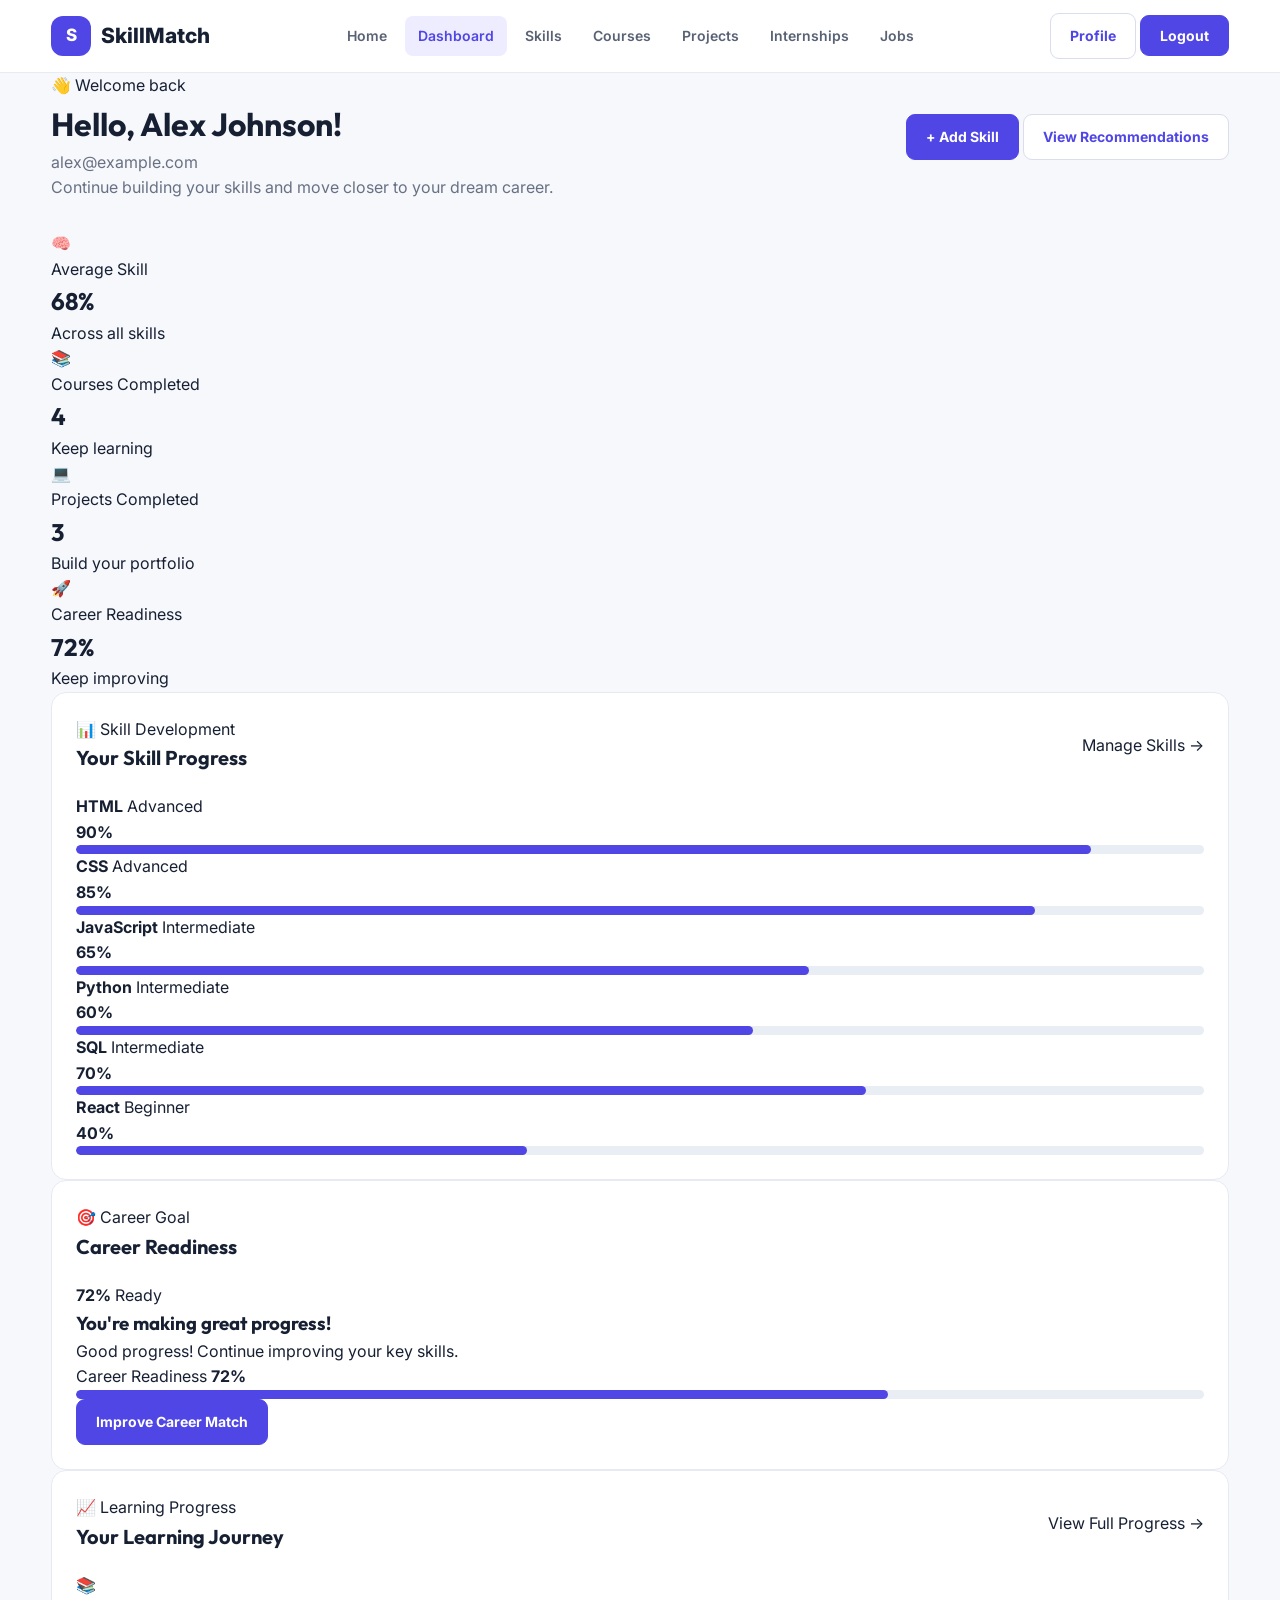
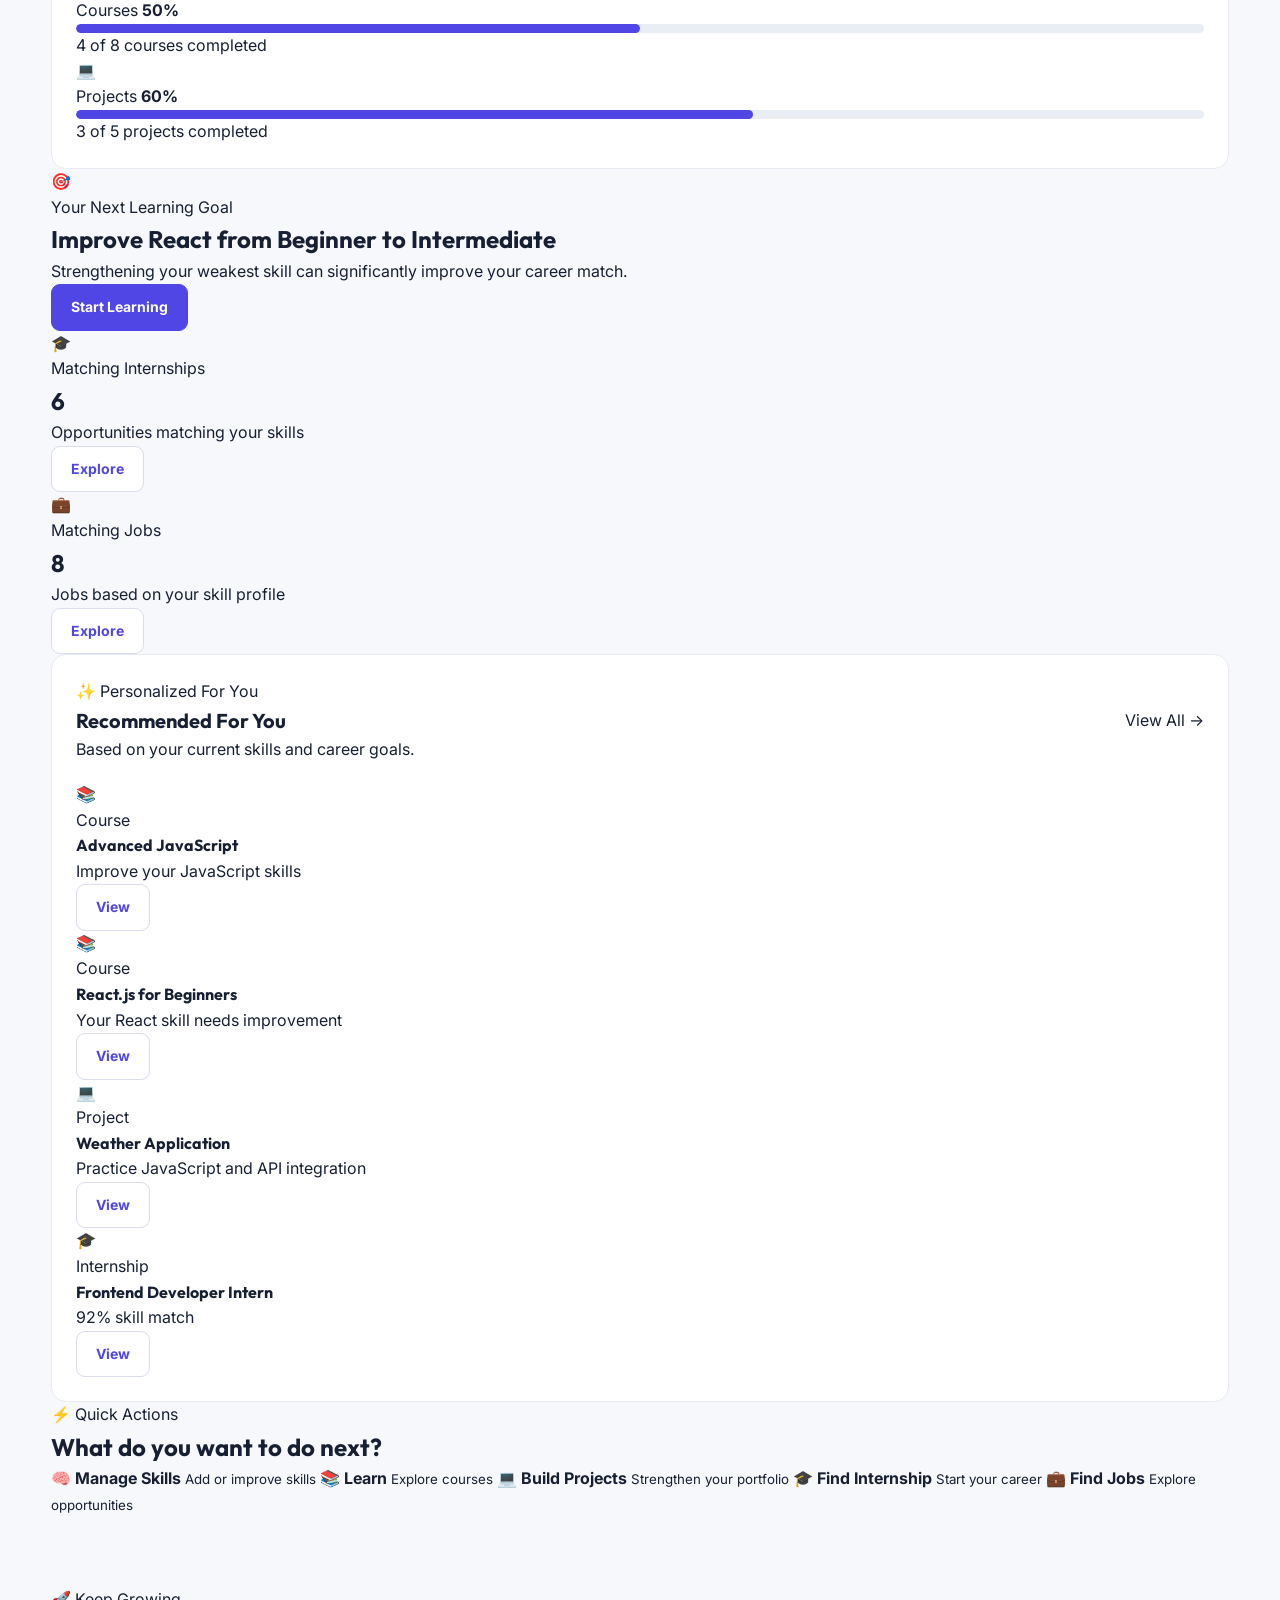
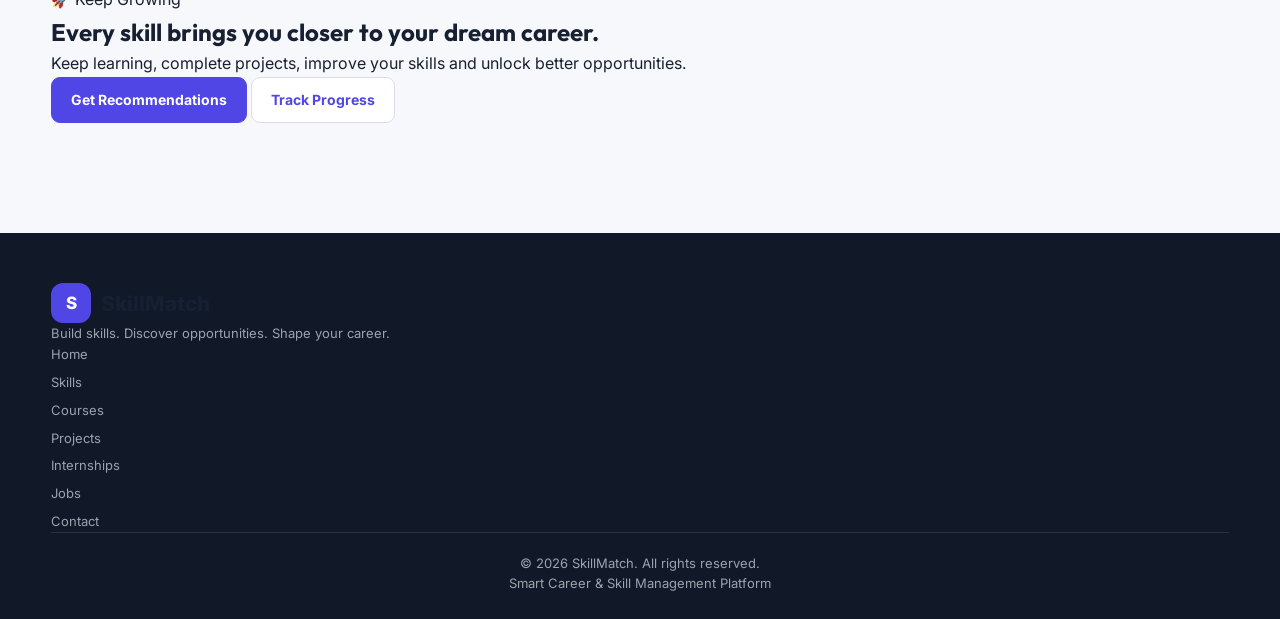
<file: dashboard.html>
<!DOCTYPE html>
<html lang="en">

<head>

    <meta charset="UTF-8">
    <meta name="viewport" content="width=device-width, initial-scale=1.0">

    <title>Dashboard — SkillMatch</title>

    <!-- Google Fonts -->
    <link rel="preconnect" href="https://fonts.googleapis.com">
    <link rel="preconnect" href="https://fonts.gstatic.com" crossorigin>

    <link
        href="https://fonts.googleapis.com/css2?family=Inter:wght@400;500;600;700&family=Outfit:wght@500;600;700&display=swap"
        rel="stylesheet"
    >

    <!-- Main CSS -->
    <link rel="stylesheet" href="style.css">

</head>


<body data-page="dashboard">


    <!-- ==========================================
         NAVBAR
    =========================================== -->

    <header class="navbar">

        <div class="container navbar-inner">

            <!-- Logo -->

            <a href="index.html" class="logo">

                <span class="logo-mark">
                    S
                </span>

                <span class="logo-text">
                    SkillMatch
                </span>

            </a>


            <!-- Navigation -->

            <nav class="nav-links">

                <a href="index.html">
                    Home
                </a>

                <a href="dashboard.html" class="active">
                    Dashboard
                </a>

                <a href="skills.html">
                    Skills
                </a>

                <a href="courses.html">
                    Courses
                </a>

                <a href="projects.html">
                    Projects
                </a>

                <a href="internships.html">
                    Internships
                </a>

                <a href="jobs.html">
                    Jobs
                </a>

            </nav>


            <!-- Actions -->

            <div class="nav-actions">

                <a
                    href="profile.html"
                    class="btn btn-outline"
                >
                    Profile
                </a>

                <button
                    class="btn btn-primary"
                    onclick="SkillMatchDashboard.logout()"
                >
                    Logout
                </button>

            </div>

        </div>

    </header>



    <!-- ==========================================
         MAIN CONTENT
    =========================================== -->

    <main>


        <!-- ==========================================
             DASHBOARD HEADER
        =========================================== -->

        <section class="dashboard-header">

            <div class="container">

                <div class="dashboard-welcome">

                    <div>

                        <span class="section-badge">
                            👋 Welcome back
                        </span>

                        <h1>
                            Hello, <span id="userName">Alex Johnson</span>!
                        </h1>

                        <p id="userEmail">
                            alex@example.com
                        </p>

                        <p>
                            Continue building your skills and move
                            closer to your dream career.
                        </p>

                    </div>


                    <div class="dashboard-header-actions">

                        <a
                            href="skills.html"
                            class="btn btn-primary"
                        >
                            + Add Skill
                        </a>

                        <a
                            href="recommendations.html"
                            class="btn btn-outline"
                        >
                            View Recommendations
                        </a>

                    </div>

                </div>

            </div>

        </section>



        <!-- ==========================================
             SUMMARY CARDS
        =========================================== -->

        <section class="dashboard-section">

            <div class="container">

                <div class="dashboard-summary-grid">


                    <!-- Average Skill -->

                    <div class="dashboard-stat-card">

                        <div class="stat-icon">
                            🧠
                        </div>

                        <div>

                            <span>
                                Average Skill
                            </span>

                            <h2 id="averageSkill">
                                68%
                            </h2>

                            <p>
                                Across all skills
                            </p>

                        </div>

                    </div>


                    <!-- Courses -->

                    <div class="dashboard-stat-card">

                        <div class="stat-icon">
                            📚
                        </div>

                        <div>

                            <span>
                                Courses Completed
                            </span>

                            <h2 id="completedCourses">
                                4
                            </h2>

                            <p>
                                Keep learning
                            </p>

                        </div>

                    </div>


                    <!-- Projects -->

                    <div class="dashboard-stat-card">

                        <div class="stat-icon">
                            💻
                        </div>

                        <div>

                            <span>
                                Projects Completed
                            </span>

                            <h2 id="completedProjects">
                                3
                            </h2>

                            <p>
                                Build your portfolio
                            </p>

                        </div>

                    </div>


                    <!-- Career Readiness -->

                    <div class="dashboard-stat-card">

                        <div class="stat-icon">
                            🚀
                        </div>

                        <div>

                            <span>
                                Career Readiness
                            </span>

                            <h2 id="careerReadiness">
                                72%
                            </h2>

                            <p>
                                Keep improving
                            </p>

                        </div>

                    </div>

                </div>

            </div>

        </section>



        <!-- ==========================================
             SKILLS + CAREER READINESS
        =========================================== -->

        <section class="dashboard-section">

            <div class="container">

                <div class="dashboard-main-grid">


                    <!-- ==================================
                         SKILL PROGRESS
                    =================================== -->

                    <div class="dashboard-card">

                        <div class="dashboard-card-header">

                            <div>

                                <span class="section-badge">
                                    📊 Skill Development
                                </span>

                                <h2>
                                    Your Skill Progress
                                </h2>

                            </div>

                            <a
                                href="skills.html"
                                class="text-link"
                            >
                                Manage Skills →
                            </a>

                        </div>


                        <div
                            id="skillProgressList"
                            class="skill-progress-list"
                        >

                            <!-- JavaScript will load skills here -->

                        </div>

                    </div>



                    <!-- ==================================
                         CAREER READINESS
                    =================================== -->

                    <div class="dashboard-card">

                        <div class="dashboard-card-header">

                            <div>

                                <span class="section-badge">
                                    🎯 Career Goal
                                </span>

                                <h2>
                                    Career Readiness
                                </h2>

                            </div>

                        </div>


                        <div class="career-readiness-display">

                            <div class="readiness-circle">

                                <strong id="careerReadiness">
                                    72%
                                </strong>

                                <span>
                                    Ready
                                </span>

                            </div>


                            <div class="readiness-content">

                                <h3>
                                    You're making great progress!
                                </h3>

                                <p id="careerReadinessMessage">
                                    Good progress! Continue improving
                                    your key skills.
                                </p>

                            </div>

                        </div>


                        <div class="progress-section">

                            <div class="progress-label">

                                <span>
                                    Career Readiness
                                </span>

                                <strong>
                                    72%
                                </strong>

                            </div>

                            <div class="progress-bar">

                                <div
                                    id="careerReadinessBar"
                                    class="progress-fill"
                                    style="width:72%"
                                ></div>

                            </div>

                        </div>


                        <a
                            href="recommendations.html"
                            class="btn btn-primary btn-full"
                        >
                            Improve Career Match
                        </a>

                    </div>

                </div>

            </div>

        </section>



        <!-- ==========================================
             LEARNING PROGRESS
        =========================================== -->

        <section class="dashboard-section">

            <div class="container">

                <div class="dashboard-card">

                    <div class="dashboard-card-header">

                        <div>

                            <span class="section-badge">
                                📈 Learning Progress
                            </span>

                            <h2>
                                Your Learning Journey
                            </h2>

                        </div>

                        <a
                            href="progress.html"
                            class="text-link"
                        >
                            View Full Progress →
                        </a>

                    </div>


                    <div class="learning-progress-grid">


                        <!-- Courses -->

                        <div class="learning-progress-item">

                            <div class="learning-icon">
                                📚
                            </div>

                            <div class="learning-info">

                                <div class="progress-label">

                                    <span>
                                        Courses
                                    </span>

                                    <strong id="courseProgress">
                                        50%
                                    </strong>

                                </div>

                                <div class="progress-bar">

                                    <div
                                        id="courseProgressBar"
                                        class="progress-fill"
                                        style="width:50%"
                                    ></div>

                                </div>

                                <p>
                                    4 of 8 courses completed
                                </p>

                            </div>

                        </div>



                        <!-- Projects -->

                        <div class="learning-progress-item">

                            <div class="learning-icon">
                                💻
                            </div>

                            <div class="learning-info">

                                <div class="progress-label">

                                    <span>
                                        Projects
                                    </span>

                                    <strong id="projectProgress">
                                        60%
                                    </strong>

                                </div>

                                <div class="progress-bar">

                                    <div
                                        id="projectProgressBar"
                                        class="progress-fill"
                                        style="width:60%"
                                    ></div>

                                </div>

                                <p>
                                    3 of 5 projects completed
                                </p>

                            </div>

                        </div>

                    </div>

                </div>

            </div>

        </section>



        <!-- ==========================================
             NEXT LEARNING GOAL
        =========================================== -->

        <section class="dashboard-section">

            <div class="container">

                <div class="next-goal-card">

                    <div class="next-goal-icon">
                        🎯
                    </div>


                    <div class="next-goal-content">

                        <span>
                            Your Next Learning Goal
                        </span>

                        <h2 id="nextLearningGoal">
                            Improve React from Beginner to Intermediate
                        </h2>

                        <p>
                            Strengthening your weakest skill can
                            significantly improve your career match.
                        </p>

                    </div>


                    <a
                        href="skills.html"
                        class="btn btn-primary"
                    >
                        Start Learning
                    </a>

                </div>

            </div>

        </section>



        <!-- ==========================================
             OPPORTUNITIES
        =========================================== -->

        <section class="dashboard-section">

            <div class="container">

                <div class="dashboard-main-grid">


                    <!-- Internships -->

                    <div class="opportunity-card">

                        <div class="opportunity-icon">
                            🎓
                        </div>

                        <div>

                            <span>
                                Matching Internships
                            </span>

                            <h2 id="internshipCount">
                                6
                            </h2>

                            <p>
                                Opportunities matching your skills
                            </p>

                        </div>

                        <a
                            href="internships.html"
                            class="btn btn-outline"
                        >
                            Explore
                        </a>

                    </div>



                    <!-- Jobs -->

                    <div class="opportunity-card">

                        <div class="opportunity-icon">
                            💼
                        </div>

                        <div>

                            <span>
                                Matching Jobs
                            </span>

                            <h2 id="jobCount">
                                8
                            </h2>

                            <p>
                                Jobs based on your skill profile
                            </p>

                        </div>

                        <a
                            href="jobs.html"
                            class="btn btn-outline"
                        >
                            Explore
                        </a>

                    </div>

                </div>

            </div>

        </section>



        <!-- ==========================================
             PERSONALIZED RECOMMENDATIONS
        =========================================== -->

        <section class="dashboard-section">

            <div class="container">

                <div class="dashboard-card">

                    <div class="dashboard-card-header">

                        <div>

                            <span class="section-badge">
                                ✨ Personalized For You
                            </span>

                            <h2>
                                Recommended For You
                            </h2>

                            <p>
                                Based on your current skills and career goals.
                            </p>

                        </div>

                        <a
                            href="recommendations.html"
                            class="text-link"
                        >
                            View All →
                        </a>

                    </div>


                    <div
                        id="dashboardRecommendations"
                        class="recommendations-list"
                    >

                        <!-- JavaScript will load recommendations -->

                    </div>

                </div>

            </div>

        </section>



        <!-- ==========================================
             QUICK ACTIONS
        =========================================== -->

        <section class="dashboard-section">

            <div class="container">

                <div class="quick-actions-card">

                    <div>

                        <span class="section-badge">
                            ⚡ Quick Actions
                        </span>

                        <h2>
                            What do you want to do next?
                        </h2>

                    </div>


                    <div class="quick-actions">

                        <a
                            href="skills.html"
                            class="quick-action"
                        >

                            <span>
                                🧠
                            </span>

                            <strong>
                                Manage Skills
                            </strong>

                            <small>
                                Add or improve skills
                            </small>

                        </a>


                        <a
                            href="courses.html"
                            class="quick-action"
                        >

                            <span>
                                📚
                            </span>

                            <strong>
                                Learn
                            </strong>

                            <small>
                                Explore courses
                            </small>

                        </a>


                        <a
                            href="projects.html"
                            class="quick-action"
                        >

                            <span>
                                💻
                            </span>

                            <strong>
                                Build Projects
                            </strong>

                            <small>
                                Strengthen your portfolio
                            </small>

                        </a>


                        <a
                            href="internships.html"
                            class="quick-action"
                        >

                            <span>
                                🎓
                            </span>

                            <strong>
                                Find Internship
                            </strong>

                            <small>
                                Start your career
                            </small>

                        </a>


                        <a
                            href="jobs.html"
                            class="quick-action"
                        >

                            <span>
                                💼
                            </span>

                            <strong>
                                Find Jobs
                            </strong>

                            <small>
                                Explore opportunities
                            </small>

                        </a>

                    </div>

                </div>

            </div>

        </section>



        <!-- ==========================================
             FINAL CTA
        =========================================== -->

        <section class="cta-section">

            <div class="container">

                <div class="cta-card">

                    <div>

                        <span class="section-badge">
                            🚀 Keep Growing
                        </span>

                        <h2>
                            Every skill brings you closer to your dream career.
                        </h2>

                        <p>
                            Keep learning, complete projects, improve your
                            skills and unlock better opportunities.
                        </p>

                    </div>


                    <div class="cta-actions">

                        <a
                            href="recommendations.html"
                            class="btn btn-primary"
                        >
                            Get Recommendations
                        </a>

                        <a
                            href="progress.html"
                            class="btn btn-outline"
                        >
                            Track Progress
                        </a>

                    </div>

                </div>

            </div>

        </section>

    </main>



    <!-- ==========================================
         FOOTER
    =========================================== -->

    <footer class="footer">

        <div class="container">

            <div class="footer-content">


                <!-- Brand -->

                <div>

                    <div class="logo">

                        <span class="logo-mark">
                            S
                        </span>

                        <span class="logo-text">
                            SkillMatch
                        </span>

                    </div>

                    <p>
                        Build skills. Discover opportunities.
                        Shape your career.
                    </p>

                </div>


                <!-- Footer Links -->

                <div class="footer-links">

                    <a href="index.html">
                        Home
                    </a>

                    <a href="skills.html">
                        Skills
                    </a>

                    <a href="courses.html">
                        Courses
                    </a>

                    <a href="projects.html">
                        Projects
                    </a>

                    <a href="internships.html">
                        Internships
                    </a>

                    <a href="jobs.html">
                        Jobs
                    </a>

                    <a href="contact.html">
                        Contact
                    </a>

                </div>

            </div>


            <div class="footer-bottom">

                <p>
                    © 2026 SkillMatch. All rights reserved.
                </p>

                <p>
                    Smart Career & Skill Management Platform
                </p>

            </div>

        </div>

    </footer>



    <!-- ==========================================
         JAVASCRIPT
    =========================================== -->

    <script src="script.js"></script>

    <script src="dashboard.js"></script>


</body>

</html>
</file>
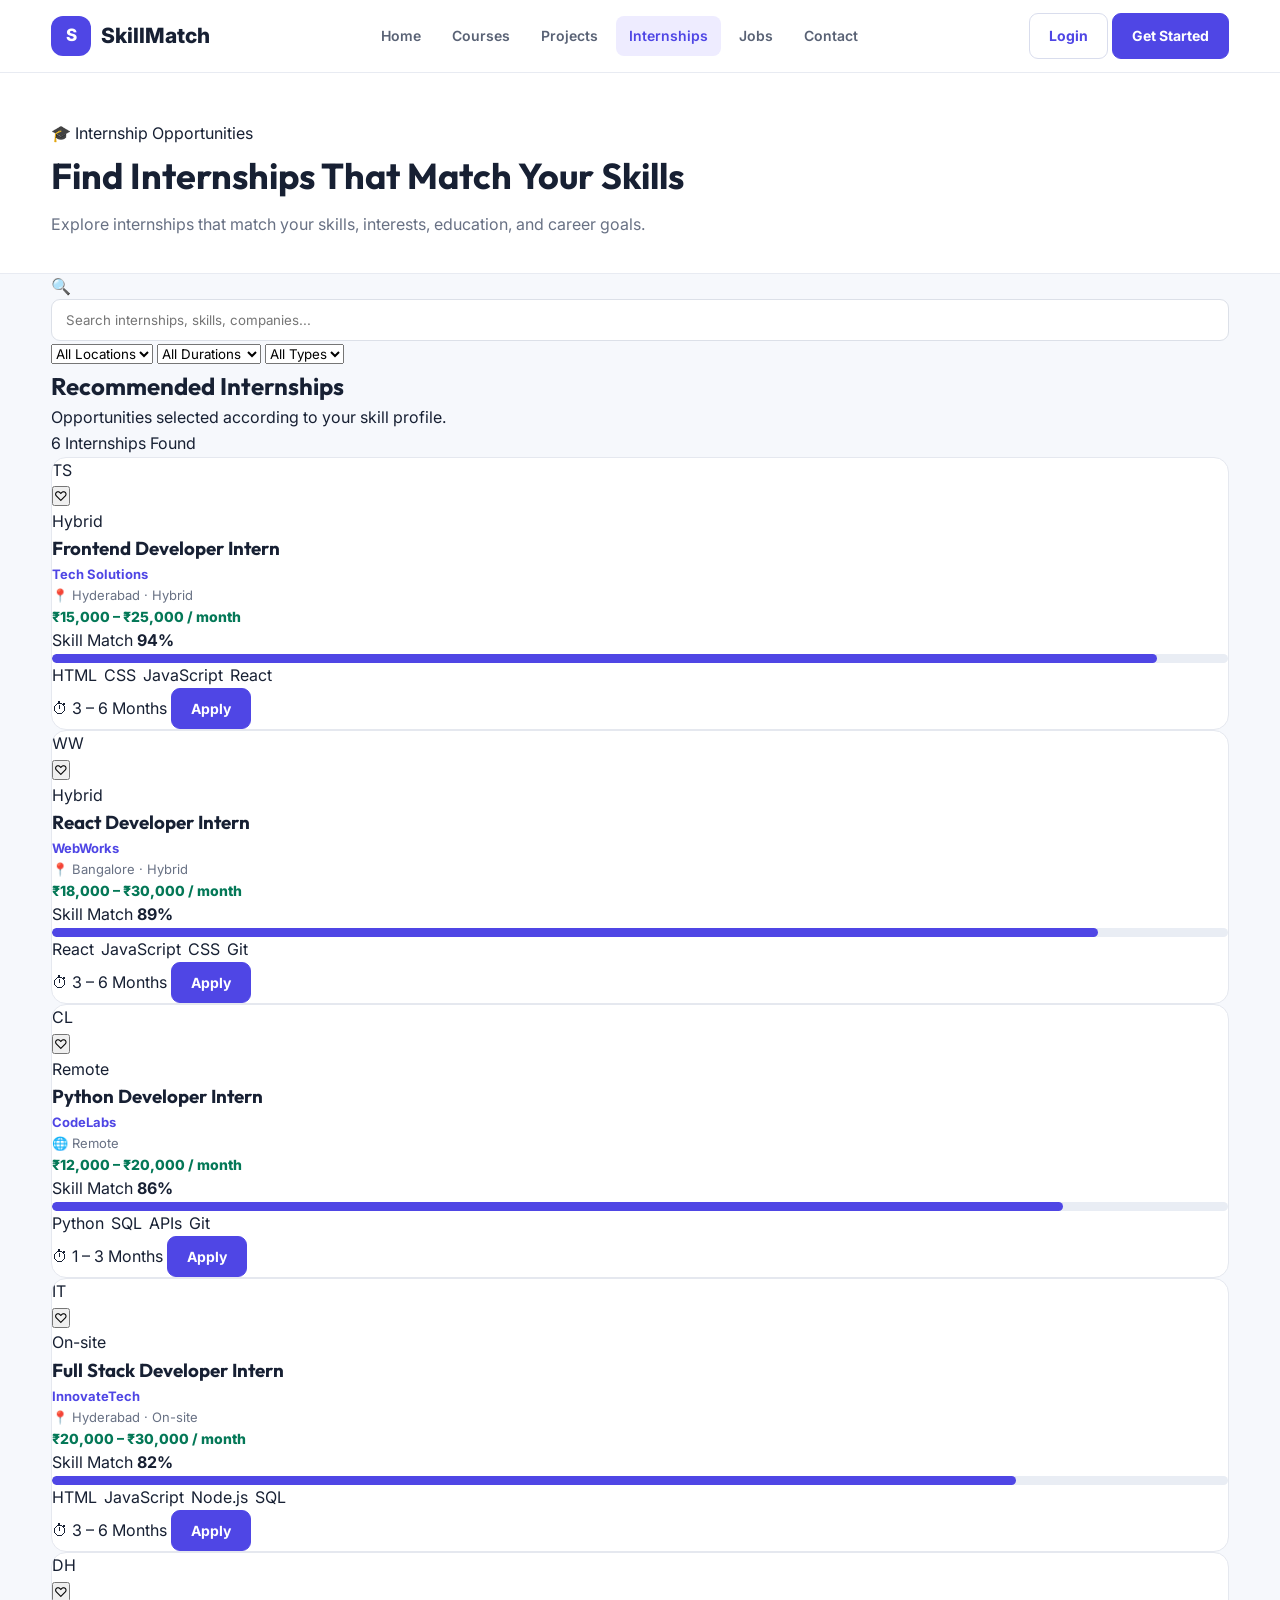
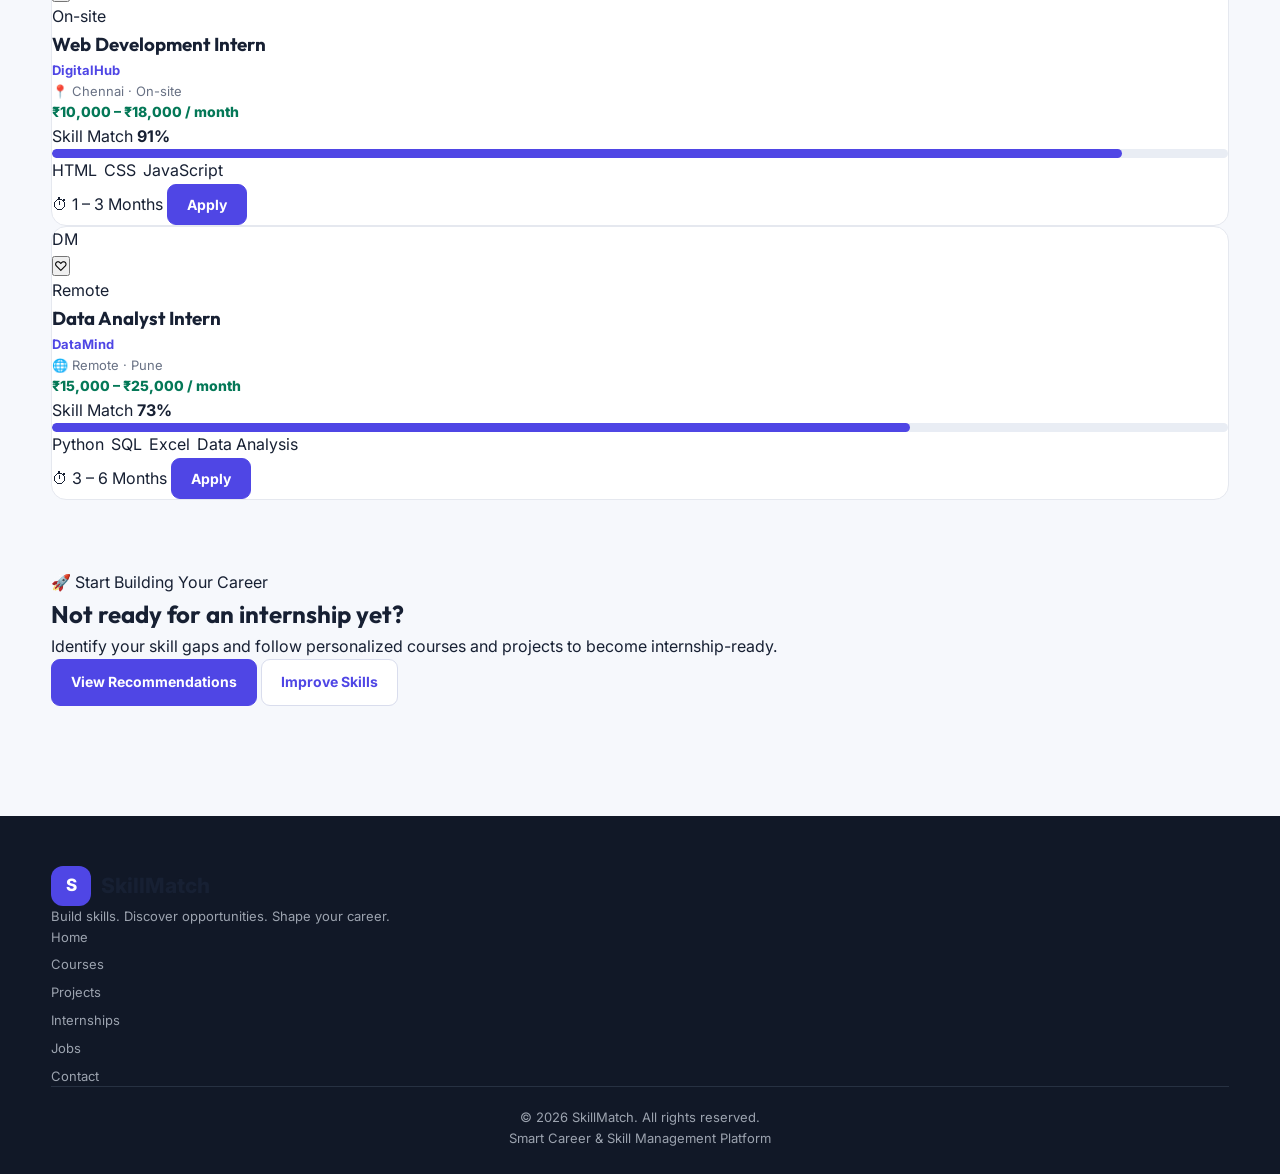
<file: internships.html>
<!DOCTYPE html>
<html lang="en">

<head>

    <meta charset="UTF-8">
    <meta name="viewport" content="width=device-width, initial-scale=1.0">

    <title>Internships — SkillMatch</title>

    <!-- Google Fonts -->
    <link rel="preconnect" href="https://fonts.googleapis.com">
    <link rel="preconnect" href="https://fonts.gstatic.com" crossorigin>

    <link
        href="https://fonts.googleapis.com/css2?family=Inter:wght@400;500;600;700&family=Outfit:wght@500;600;700&display=swap"
        rel="stylesheet"
    >

    <!-- Main CSS -->
    <link rel="stylesheet" href="style.css">

</head>


<body data-page="internships">


    <!-- ================= NAVBAR ================= -->

    <header class="navbar">

        <div class="container navbar-inner">

            <a href="index.html" class="logo">

                <span class="logo-mark">S</span>

                <span class="logo-text">
                    SkillMatch
                </span>

            </a>


            <nav class="nav-links">

                <a href="index.html">
                    Home
                </a>

                <a href="courses.html">
                    Courses
                </a>

                <a href="projects.html">
                    Projects
                </a>

                <a href="internships.html" class="active">
                    Internships
                </a>

                <a href="jobs.html">
                    Jobs
                </a>

                <a href="contact.html">
                    Contact
                </a>

            </nav>


            <div class="nav-actions">

                <a href="login.html" class="btn btn-outline">
                    Login
                </a>

                <a href="register.html" class="btn btn-primary">
                    Get Started
                </a>

            </div>

        </div>

    </header>



    <!-- ================= MAIN ================= -->

    <main>


        <!-- ================= PAGE HEADER ================= -->

        <section class="page-header">

            <div class="container">

                <span class="section-badge">
                    🎓 Internship Opportunities
                </span>

                <h1>
                    Find Internships That Match Your Skills
                </h1>

                <p>
                    Explore internships that match your skills,
                    interests, education, and career goals.
                </p>

            </div>

        </section>



        <!-- ================= SEARCH & FILTER ================= -->

        <section class="jobs-search-section">

            <div class="container">

                <div class="search-filter-box">


                    <!-- Search -->

                    <div class="search-box">

                        <span class="search-icon">
                            🔍
                        </span>

                        <input
                            type="text"
                            id="internshipSearch"
                            placeholder="Search internships, skills, companies..."
                        >

                    </div>



                    <!-- Location -->

                    <select id="locationFilter">

                        <option value="all">
                            All Locations
                        </option>

                        <option value="remote">
                            Remote
                        </option>

                        <option value="hyderabad">
                            Hyderabad
                        </option>

                        <option value="bangalore">
                            Bangalore
                        </option>

                        <option value="chennai">
                            Chennai
                        </option>

                        <option value="pune">
                            Pune
                        </option>

                    </select>



                    <!-- Duration -->

                    <select id="durationFilter">

                        <option value="all">
                            All Durations
                        </option>

                        <option value="1-3">
                            1 – 3 Months
                        </option>

                        <option value="3-6">
                            3 – 6 Months
                        </option>

                        <option value="6+">
                            6+ Months
                        </option>

                    </select>



                    <!-- Internship Type -->

                    <select id="internshipTypeFilter">

                        <option value="all">
                            All Types
                        </option>

                        <option value="remote">
                            Remote
                        </option>

                        <option value="hybrid">
                            Hybrid
                        </option>

                        <option value="onsite">
                            On-site
                        </option>

                    </select>

                </div>

            </div>

        </section>



        <!-- ================= INTERNSHIPS ================= -->

        <section class="jobs-section">

            <div class="container">


                <!-- Section Heading -->

                <div class="section-heading-row">

                    <div>

                        <h2>
                            Recommended Internships
                        </h2>

                        <p>
                            Opportunities selected according to your skill profile.
                        </p>

                    </div>

                    <span
                        id="internshipCount"
                        class="results-count"
                    >
                        6 Internships Found
                    </span>

                </div>



                <!-- Internship Grid -->

                <div
                    class="jobs-grid"
                    id="internshipsGrid"
                >


                    <!-- ================= INTERNSHIP 1 ================= -->

                    <article
                        class="job-card"
                        data-title="Frontend Developer Intern"
                        data-company="Tech Solutions"
                        data-location="hyderabad"
                        data-duration="3-6"
                        data-type="hybrid"
                    >

                        <div class="job-card-top">

                            <div class="company-logo">
                                TS
                            </div>

                            <button
                                class="save-job"
                                onclick="toggleSaveInternship(this)"
                                title="Save Internship"
                            >
                                ♡
                            </button>

                        </div>


                        <span class="job-type">
                            Hybrid
                        </span>


                        <h3>
                            Frontend Developer Intern
                        </h3>


                        <p class="company-name">
                            Tech Solutions
                        </p>


                        <p class="job-location">
                            📍 Hyderabad · Hybrid
                        </p>


                        <div class="job-salary">
                            ₹15,000 – ₹25,000 / month
                        </div>


                        <!-- Match -->

                        <div class="skill-match">

                            <div class="match-header">

                                <span>
                                    Skill Match
                                </span>

                                <strong>
                                    94%
                                </strong>

                            </div>


                            <div class="progress-bar">

                                <div
                                    class="progress-fill"
                                    style="width:94%"
                                ></div>

                            </div>

                        </div>


                        <!-- Skills -->

                        <div class="skill-tags">

                            <span>
                                HTML
                            </span>

                            <span>
                                CSS
                            </span>

                            <span>
                                JavaScript
                            </span>

                            <span>
                                React
                            </span>

                        </div>


                        <div class="job-card-bottom">

                            <span>
                                ⏱ 3 – 6 Months
                            </span>

                            <button
                                class="btn btn-primary"
                                onclick="applyInternship('Frontend Developer Intern')"
                            >
                                Apply
                            </button>

                        </div>

                    </article>



                    <!-- ================= INTERNSHIP 2 ================= -->

                    <article
                        class="job-card"
                        data-title="React Developer Intern"
                        data-company="WebWorks"
                        data-location="bangalore"
                        data-duration="3-6"
                        data-type="hybrid"
                    >

                        <div class="job-card-top">

                            <div class="company-logo">
                                WW
                            </div>

                            <button
                                class="save-job"
                                onclick="toggleSaveInternship(this)"
                            >
                                ♡
                            </button>

                        </div>


                        <span class="job-type">
                            Hybrid
                        </span>


                        <h3>
                            React Developer Intern
                        </h3>


                        <p class="company-name">
                            WebWorks
                        </p>


                        <p class="job-location">
                            📍 Bangalore · Hybrid
                        </p>


                        <div class="job-salary">
                            ₹18,000 – ₹30,000 / month
                        </div>


                        <div class="skill-match">

                            <div class="match-header">

                                <span>
                                    Skill Match
                                </span>

                                <strong>
                                    89%
                                </strong>

                            </div>


                            <div class="progress-bar">

                                <div
                                    class="progress-fill"
                                    style="width:89%"
                                ></div>

                            </div>

                        </div>


                        <div class="skill-tags">

                            <span>
                                React
                            </span>

                            <span>
                                JavaScript
                            </span>

                            <span>
                                CSS
                            </span>

                            <span>
                                Git
                            </span>

                        </div>


                        <div class="job-card-bottom">

                            <span>
                                ⏱ 3 – 6 Months
                            </span>

                            <button
                                class="btn btn-primary"
                                onclick="applyInternship('React Developer Intern')"
                            >
                                Apply
                            </button>

                        </div>

                    </article>



                    <!-- ================= INTERNSHIP 3 ================= -->

                    <article
                        class="job-card"
                        data-title="Python Developer Intern"
                        data-company="CodeLabs"
                        data-location="remote"
                        data-duration="1-3"
                        data-type="remote"
                    >

                        <div class="job-card-top">

                            <div class="company-logo">
                                CL
                            </div>

                            <button
                                class="save-job"
                                onclick="toggleSaveInternship(this)"
                            >
                                ♡
                            </button>

                        </div>


                        <span class="job-type">
                            Remote
                        </span>


                        <h3>
                            Python Developer Intern
                        </h3>


                        <p class="company-name">
                            CodeLabs
                        </p>


                        <p class="job-location">
                            🌐 Remote
                        </p>


                        <div class="job-salary">
                            ₹12,000 – ₹20,000 / month
                        </div>


                        <div class="skill-match">

                            <div class="match-header">

                                <span>
                                    Skill Match
                                </span>

                                <strong>
                                    86%
                                </strong>

                            </div>


                            <div class="progress-bar">

                                <div
                                    class="progress-fill"
                                    style="width:86%"
                                ></div>

                            </div>

                        </div>


                        <div class="skill-tags">

                            <span>
                                Python
                            </span>

                            <span>
                                SQL
                            </span>

                            <span>
                                APIs
                            </span>

                            <span>
                                Git
                            </span>

                        </div>


                        <div class="job-card-bottom">

                            <span>
                                ⏱ 1 – 3 Months
                            </span>

                            <button
                                class="btn btn-primary"
                                onclick="applyInternship('Python Developer Intern')"
                            >
                                Apply
                            </button>

                        </div>

                    </article>



                    <!-- ================= INTERNSHIP 4 ================= -->

                    <article
                        class="job-card"
                        data-title="Full Stack Developer Intern"
                        data-company="InnovateTech"
                        data-location="hyderabad"
                        data-duration="3-6"
                        data-type="onsite"
                    >

                        <div class="job-card-top">

                            <div class="company-logo">
                                IT
                            </div>

                            <button
                                class="save-job"
                                onclick="toggleSaveInternship(this)"
                            >
                                ♡
                            </button>

                        </div>


                        <span class="job-type">
                            On-site
                        </span>


                        <h3>
                            Full Stack Developer Intern
                        </h3>


                        <p class="company-name">
                            InnovateTech
                        </p>


                        <p class="job-location">
                            📍 Hyderabad · On-site
                        </p>


                        <div class="job-salary">
                            ₹20,000 – ₹30,000 / month
                        </div>


                        <div class="skill-match">

                            <div class="match-header">

                                <span>
                                    Skill Match
                                </span>

                                <strong>
                                    82%
                                </strong>

                            </div>


                            <div class="progress-bar">

                                <div
                                    class="progress-fill"
                                    style="width:82%"
                                ></div>

                            </div>

                        </div>


                        <div class="skill-tags">

                            <span>
                                HTML
                            </span>

                            <span>
                                JavaScript
                            </span>

                            <span>
                                Node.js
                            </span>

                            <span>
                                SQL
                            </span>

                        </div>


                        <div class="job-card-bottom">

                            <span>
                                ⏱ 3 – 6 Months
                            </span>

                            <button
                                class="btn btn-primary"
                                onclick="applyInternship('Full Stack Developer Intern')"
                            >
                                Apply
                            </button>

                        </div>

                    </article>



                    <!-- ================= INTERNSHIP 5 ================= -->

                    <article
                        class="job-card"
                        data-title="Web Development Intern"
                        data-company="DigitalHub"
                        data-location="chennai"
                        data-duration="1-3"
                        data-type="onsite"
                    >

                        <div class="job-card-top">

                            <div class="company-logo">
                                DH
                            </div>

                            <button
                                class="save-job"
                                onclick="toggleSaveInternship(this)"
                            >
                                ♡
                            </button>

                        </div>


                        <span class="job-type">
                            On-site
                        </span>


                        <h3>
                            Web Development Intern
                        </h3>


                        <p class="company-name">
                            DigitalHub
                        </p>


                        <p class="job-location">
                            📍 Chennai · On-site
                        </p>


                        <div class="job-salary">
                            ₹10,000 – ₹18,000 / month
                        </div>


                        <div class="skill-match">

                            <div class="match-header">

                                <span>
                                    Skill Match
                                </span>

                                <strong>
                                    91%
                                </strong>

                            </div>


                            <div class="progress-bar">

                                <div
                                    class="progress-fill"
                                    style="width:91%"
                                ></div>

                            </div>

                        </div>


                        <div class="skill-tags">

                            <span>
                                HTML
                            </span>

                            <span>
                                CSS
                            </span>

                            <span>
                                JavaScript
                            </span>

                        </div>


                        <div class="job-card-bottom">

                            <span>
                                ⏱ 1 – 3 Months
                            </span>

                            <button
                                class="btn btn-primary"
                                onclick="applyInternship('Web Development Intern')"
                            >
                                Apply
                            </button>

                        </div>

                    </article>



                    <!-- ================= INTERNSHIP 6 ================= -->

                    <article
                        class="job-card"
                        data-title="Data Analyst Intern"
                        data-company="DataMind"
                        data-location="pune"
                        data-duration="3-6"
                        data-type="remote"
                    >

                        <div class="job-card-top">

                            <div class="company-logo">
                                DM
                            </div>

                            <button
                                class="save-job"
                                onclick="toggleSaveInternship(this)"
                            >
                                ♡
                            </button>

                        </div>


                        <span class="job-type">
                            Remote
                        </span>


                        <h3>
                            Data Analyst Intern
                        </h3>


                        <p class="company-name">
                            DataMind
                        </p>


                        <p class="job-location">
                            🌐 Remote · Pune
                        </p>


                        <div class="job-salary">
                            ₹15,000 – ₹25,000 / month
                        </div>


                        <div class="skill-match">

                            <div class="match-header">

                                <span>
                                    Skill Match
                                </span>

                                <strong>
                                    73%
                                </strong>

                            </div>


                            <div class="progress-bar">

                                <div
                                    class="progress-fill"
                                    style="width:73%"
                                ></div>

                            </div>

                        </div>


                        <div class="skill-tags">

                            <span>
                                Python
                            </span>

                            <span>
                                SQL
                            </span>

                            <span>
                                Excel
                            </span>

                            <span>
                                Data Analysis
                            </span>

                        </div>


                        <div class="job-card-bottom">

                            <span>
                                ⏱ 3 – 6 Months
                            </span>

                            <button
                                class="btn btn-primary"
                                onclick="applyInternship('Data Analyst Intern')"
                            >
                                Apply
                            </button>

                        </div>

                    </article>


                </div>



                <!-- ================= NO RESULTS ================= -->

                <div
                    id="noInternships"
                    class="empty-state"
                    style="display:none;"
                >

                    <div class="empty-icon">
                        🔍
                    </div>

                    <h3>
                        No internships found
                    </h3>

                    <p>
                        Try changing your search or filter options.
                    </p>

                </div>

            </div>

        </section>



        <!-- ================= CAREER CTA ================= -->

        <section class="cta-section">

            <div class="container">

                <div class="cta-card">

                    <div>

                        <span class="section-badge">
                            🚀 Start Building Your Career
                        </span>

                        <h2>
                            Not ready for an internship yet?
                        </h2>

                        <p>
                            Identify your skill gaps and follow personalized
                            courses and projects to become internship-ready.
                        </p>

                    </div>


                    <div class="cta-actions">

                        <a
                            href="recommendations.html"
                            class="btn btn-primary"
                        >
                            View Recommendations
                        </a>

                        <a
                            href="skills.html"
                            class="btn btn-outline"
                        >
                            Improve Skills
                        </a>

                    </div>

                </div>

            </div>

        </section>

    </main>



    <!-- ================= FOOTER ================= -->

    <footer class="footer">

        <div class="container">

            <div class="footer-content">


                <div>

                    <div class="logo">

                        <span class="logo-mark">
                            S
                        </span>

                        <span class="logo-text">
                            SkillMatch
                        </span>

                    </div>

                    <p>
                        Build skills. Discover opportunities.
                        Shape your career.
                    </p>

                </div>


                <div class="footer-links">

                    <a href="index.html">
                        Home
                    </a>

                    <a href="courses.html">
                        Courses
                    </a>

                    <a href="projects.html">
                        Projects
                    </a>

                    <a href="internships.html">
                        Internships
                    </a>

                    <a href="jobs.html">
                        Jobs
                    </a>

                    <a href="contact.html">
                        Contact
                    </a>

                </div>

            </div>


            <div class="footer-bottom">

                <p>
                    © 2026 SkillMatch. All rights reserved.
                </p>

                <p>
                    Smart Career & Skill Management Platform
                </p>

            </div>

        </div>

    </footer>



    <!-- ================= JAVASCRIPT ================= -->

    <script src="script.js"></script>


    <script>

        // ==========================================
        // GET ELEMENTS
        // ==========================================

        const internshipSearch =
            document.getElementById("internshipSearch");

        const locationFilter =
            document.getElementById("locationFilter");

        const durationFilter =
            document.getElementById("durationFilter");

        const internshipTypeFilter =
            document.getElementById("internshipTypeFilter");

        const internships =
            document.querySelectorAll(".job-card");

        const internshipCount =
            document.getElementById("internshipCount");

        const noInternships =
            document.getElementById("noInternships");



        // ==========================================
        // FILTER INTERNSHIPS
        // ==========================================

        function filterInternships() {

            const searchText =
                internshipSearch.value
                    .toLowerCase()
                    .trim();

            const selectedLocation =
                locationFilter.value;

            const selectedDuration =
                durationFilter.value;

            const selectedType =
                internshipTypeFilter.value;


            let visibleCount = 0;


            internships.forEach(internship => {

                const title =
                    internship.dataset.title.toLowerCase();

                const company =
                    internship.dataset.company.toLowerCase();

                const location =
                    internship.dataset.location;

                const duration =
                    internship.dataset.duration;

                const type =
                    internship.dataset.type;


                const text =
                    internship.textContent.toLowerCase();


                // Search condition

                const matchesSearch =
                    searchText === "" ||
                    title.includes(searchText) ||
                    company.includes(searchText) ||
                    text.includes(searchText);


                // Location condition

                const matchesLocation =
                    selectedLocation === "all" ||
                    location === selectedLocation;


                // Duration condition

                const matchesDuration =
                    selectedDuration === "all" ||
                    duration === selectedDuration;


                // Type condition

                const matchesType =
                    selectedType === "all" ||
                    type === selectedType;


                // Display result

                if (
                    matchesSearch &&
                    matchesLocation &&
                    matchesDuration &&
                    matchesType
                ) {

                    internship.style.display = "";

                    visibleCount++;

                } else {

                    internship.style.display = "none";

                }

            });


            internshipCount.textContent =
                visibleCount + " Internships Found";


            if (visibleCount === 0) {

                noInternships.style.display = "block";

            } else {

                noInternships.style.display = "none";

            }

        }



        // ==========================================
        // EVENT LISTENERS
        // ==========================================

        internshipSearch.addEventListener(
            "input",
            filterInternships
        );

        locationFilter.addEventListener(
            "change",
            filterInternships
        );

        durationFilter.addEventListener(
            "change",
            filterInternships
        );

        internshipTypeFilter.addEventListener(
            "change",
            filterInternships
        );



        // ==========================================
        // SAVE INTERNSHIP
        // ==========================================

        function toggleSaveInternship(button) {

            button.classList.toggle("saved");


            if (
                button.classList.contains("saved")
            ) {

                button.innerHTML = "♥";

            } else {

                button.innerHTML = "♡";

            }

        }



        // ==========================================
        // APPLY FOR INTERNSHIP
        // ==========================================

        function applyInternship(internshipTitle) {

            const confirmApply =
                confirm(
                    "Do you want to apply for " +
                    internshipTitle +
                    "?"
                );


            if (confirmApply) {

                alert(
                    "Application started for " +
                    internshipTitle +
                    "!"
                );

            }

        }

    </script>


</body>

</html>
</file>
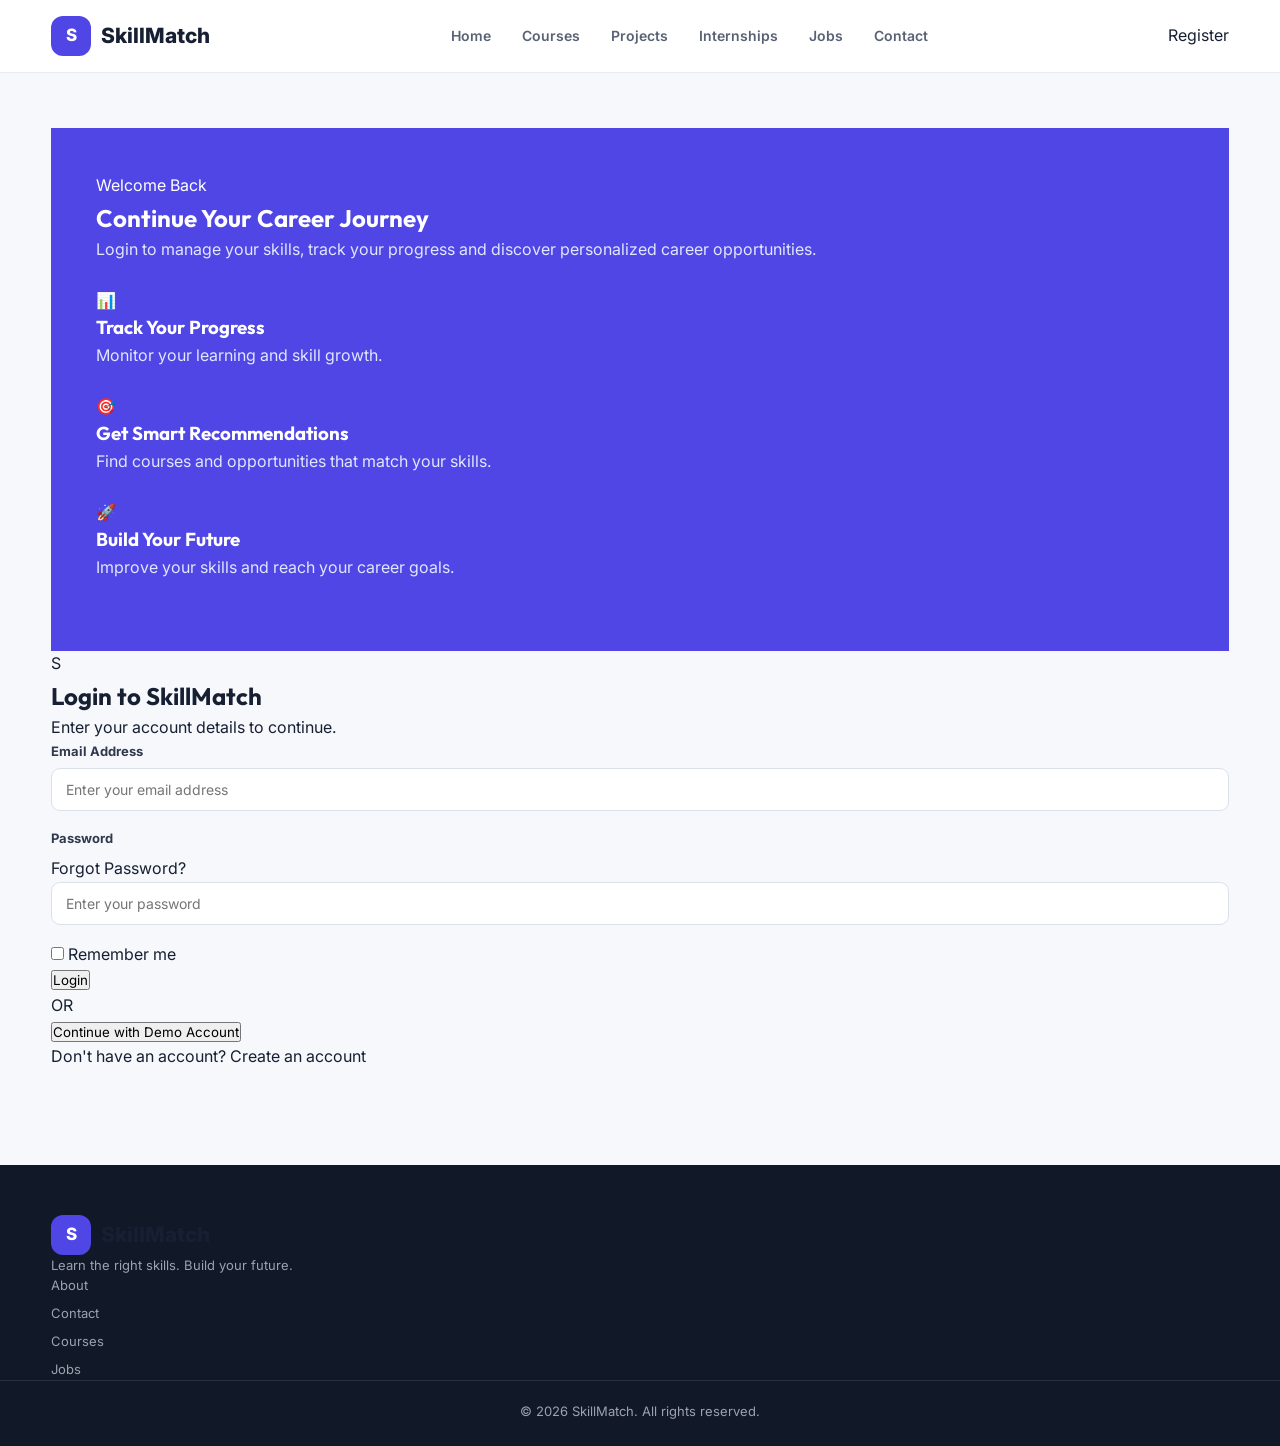
<file: login.html>
<!DOCTYPE html>
<html lang="en">

<head>

    <meta charset="UTF-8">
    <meta name="viewport" content="width=device-width, initial-scale=1.0">

    <title>Login — SkillMatch</title>

    <!-- Google Fonts -->
    <link rel="preconnect" href="https://fonts.googleapis.com">
    <link rel="preconnect" href="https://fonts.gstatic.com" crossorigin>

    <link
        href="https://fonts.googleapis.com/css2?family=Inter:wght@400;500;600;700&family=Outfit:wght@500;600;700&display=swap"
        rel="stylesheet">

    <!-- Main CSS -->
    <link rel="stylesheet" href="style.css">

</head>


<body data-page="login">


    <!-- ================= NAVBAR ================= -->

    <header class="navbar">

        <div class="container navbar-inner">

            <a href="index.html" class="logo">

                <span class="logo-mark">
                    S
                </span>

                <span class="logo-text">
                    SkillMatch
                </span>

            </a>


            <nav class="nav-links">

                <a href="index.html">
                    Home
                </a>

                <a href="courses.html">
                    Courses
                </a>

                <a href="projects.html">
                    Projects
                </a>

                <a href="internships.html">
                    Internships
                </a>

                <a href="jobs.html">
                    Jobs
                </a>

                <a href="contact.html">
                    Contact
                </a>

            </nav>


            <a href="register.html" class="profile-link">
                Register
            </a>

        </div>

    </header>



    <!-- ================= LOGIN SECTION ================= -->

    <main>

        <section class="auth-section">

            <div class="container auth-container">


                <!-- ================= LEFT CONTENT ================= -->

                <div class="auth-info">

                    <span class="section-label">
                        Welcome Back
                    </span>

                    <h1>
                        Continue Your
                        <span>Career Journey</span>
                    </h1>

                    <p>
                        Login to manage your skills, track your progress
                        and discover personalized career opportunities.
                    </p>


                    <div class="auth-benefits">


                        <div class="auth-benefit">

                            <div class="auth-benefit-icon">
                                📊
                            </div>

                            <div>

                                <h3>
                                    Track Your Progress
                                </h3>

                                <p>
                                    Monitor your learning and skill growth.
                                </p>

                            </div>

                        </div>


                        <div class="auth-benefit">

                            <div class="auth-benefit-icon">
                                🎯
                            </div>

                            <div>

                                <h3>
                                    Get Smart Recommendations
                                </h3>

                                <p>
                                    Find courses and opportunities that match
                                    your skills.
                                </p>

                            </div>

                        </div>


                        <div class="auth-benefit">

                            <div class="auth-benefit-icon">
                                🚀
                            </div>

                            <div>

                                <h3>
                                    Build Your Future
                                </h3>

                                <p>
                                    Improve your skills and reach your career goals.
                                </p>

                            </div>

                        </div>

                    </div>

                </div>



                <!-- ================= LOGIN FORM ================= -->

                <div class="auth-card">

                    <div class="auth-card-header">

                        <div class="auth-logo">
                            S
                        </div>

                        <h2>
                            Login to SkillMatch
                        </h2>

                        <p>
                            Enter your account details to continue.
                        </p>

                    </div>


                    <form id="loginForm">


                        <!-- Email -->

                        <div class="form-group">

                            <label for="loginEmail">
                                Email Address
                            </label>

                            <input
                                type="email"
                                id="loginEmail"
                                name="email"
                                placeholder="Enter your email address"
                                required>

                        </div>


                        <!-- Password -->

                        <div class="form-group">

                            <div class="form-label-row">

                                <label for="loginPassword">
                                    Password
                                </label>

                                <a
                                    href="#"
                                    id="forgotPassword">

                                    Forgot Password?

                                </a>

                            </div>

                            <input
                                type="password"
                                id="loginPassword"
                                name="password"
                                placeholder="Enter your password"
                                minlength="6"
                                required>

                        </div>


                        <!-- Remember Me -->

                        <div class="form-checkbox">

                            <input
                                type="checkbox"
                                id="rememberMe"
                                name="rememberMe">

                            <label for="rememberMe">
                                Remember me
                            </label>

                        </div>


                        <!-- Error Message -->

                        <div
                            id="loginMessage"
                            class="form-message">

                        </div>


                        <!-- Submit Button -->

                        <button
                            type="submit"
                            class="primary-btn auth-submit">

                            Login

                        </button>


                        <!-- Divider -->

                        <div class="auth-divider">

                            <span>
                                OR
                            </span>

                        </div>


                        <!-- Demo Login -->

                        <button
                            type="button"
                            class="outline-btn demo-login-btn"
                            id="demoLogin">

                            Continue with Demo Account

                        </button>


                    </form>


                    <div class="auth-footer">

                        <p>
                            Don't have an account?
                            <a href="register.html">
                                Create an account
                            </a>
                        </p>

                    </div>

                </div>

            </div>

        </section>

    </main>



    <!-- ================= FOOTER ================= -->

    <footer class="footer">

        <div class="container footer-inner">


            <div class="footer-brand">

                <a href="index.html" class="logo">

                    <span class="logo-mark">
                        S
                    </span>

                    <span class="logo-text">
                        SkillMatch
                    </span>

                </a>

                <p>
                    Learn the right skills. Build your future.
                </p>

            </div>


            <div class="footer-links">

                <a href="about.html">
                    About
                </a>

                <a href="contact.html">
                    Contact
                </a>

                <a href="courses.html">
                    Courses
                </a>

                <a href="jobs.html">
                    Jobs
                </a>

            </div>

        </div>


        <div class="footer-bottom">

            <p>
                © 2026 SkillMatch. All rights reserved.
            </p>

        </div>

    </footer>



    <!-- ================= JAVASCRIPT ================= -->

    <script src="script.js"></script>

    <script>

        /* ================= LOGIN FORM ================= */

        const loginForm =
            document.getElementById("loginForm");

        const loginMessage =
            document.getElementById("loginMessage");


        if (loginForm) {

            loginForm.addEventListener(
                "submit",
                function (event) {

                    event.preventDefault();


                    const email =
                        document.getElementById(
                            "loginEmail"
                        ).value.trim();


                    const password =
                        document.getElementById(
                            "loginPassword"
                        ).value.trim();


                    if (!email || !password) {

                        showLoginMessage(
                            "Please enter your email and password.",
                            "error"
                        );

                        return;

                    }


                    if (password.length < 6) {

                        showLoginMessage(
                            "Password must contain at least 6 characters.",
                            "error"
                        );

                        return;

                    }


                    const registeredUser =
                        localStorage.getItem(
                            "skillMatchUser"
                        );


                    if (registeredUser) {

                        try {

                            const user =
                                JSON.parse(
                                    registeredUser
                                );


                            if (
                                user.email &&
                                user.email !== email
                            ) {

                                showLoginMessage(
                                    "Email address does not match the registered account.",
                                    "error"
                                );

                                return;

                            }

                        } catch (error) {

                            console.error(
                                "Unable to read user data:",
                                error
                            );

                        }

                    }


                    const loginData = {

                        email: email,

                        loginTime:
                            new Date().toISOString()

                    };


                    localStorage.setItem(
                        "skillMatchLogin",
                        JSON.stringify(loginData)
                    );


                    showLoginMessage(
                        "Login successful! Redirecting...",
                        "success"
                    );


                    setTimeout(
                        function () {

                            window.location.href =
                                "dashboard.html";

                        },
                        1000
                    );

                }

            );

        }


        /* ================= SHOW LOGIN MESSAGE ================= */

        function showLoginMessage(
            message,
            type
        ) {

            if (!loginMessage) {
                return;
            }

            loginMessage.textContent =
                message;

            loginMessage.className =
                "form-message " + type;

        }


        /* ================= DEMO LOGIN ================= */

        const demoLogin =
            document.getElementById(
                "demoLogin"
            );


        if (demoLogin) {

            demoLogin.addEventListener(
                "click",
                function () {

                    const demoUser = {

                        fullName: "Demo Student",

                        email: "demo@skillmatch.com",

                        college: "SkillMatch University",

                        branch: "Computer Science",

                        studyYear: "3rd Year",

                        careerGoal: "Frontend Developer"

                    };


                    localStorage.setItem(
                        "skillMatchUser",
                        JSON.stringify(demoUser)
                    );


                    localStorage.setItem(
                        "skillMatchLogin",
                        JSON.stringify({
                            email: demoUser.email,
                            loginTime:
                                new Date().toISOString()
                        })
                    );


                    showLoginMessage(
                        "Demo login successful! Redirecting...",
                        "success"
                    );


                    setTimeout(
                        function () {

                            window.location.href =
                                "dashboard.html";

                        },
                        1000
                    );

                }

            );

        }


        /* ================= FORGOT PASSWORD ================= */

        const forgotPassword =
            document.getElementById(
                "forgotPassword"
            );


        if (forgotPassword) {

            forgotPassword.addEventListener(
                "click",
                function (event) {

                    event.preventDefault();

                    alert(
                        "Password recovery will be available after connecting the backend."
                    );

                }

            );

        }

    </script>

</body>

</html>
</file>
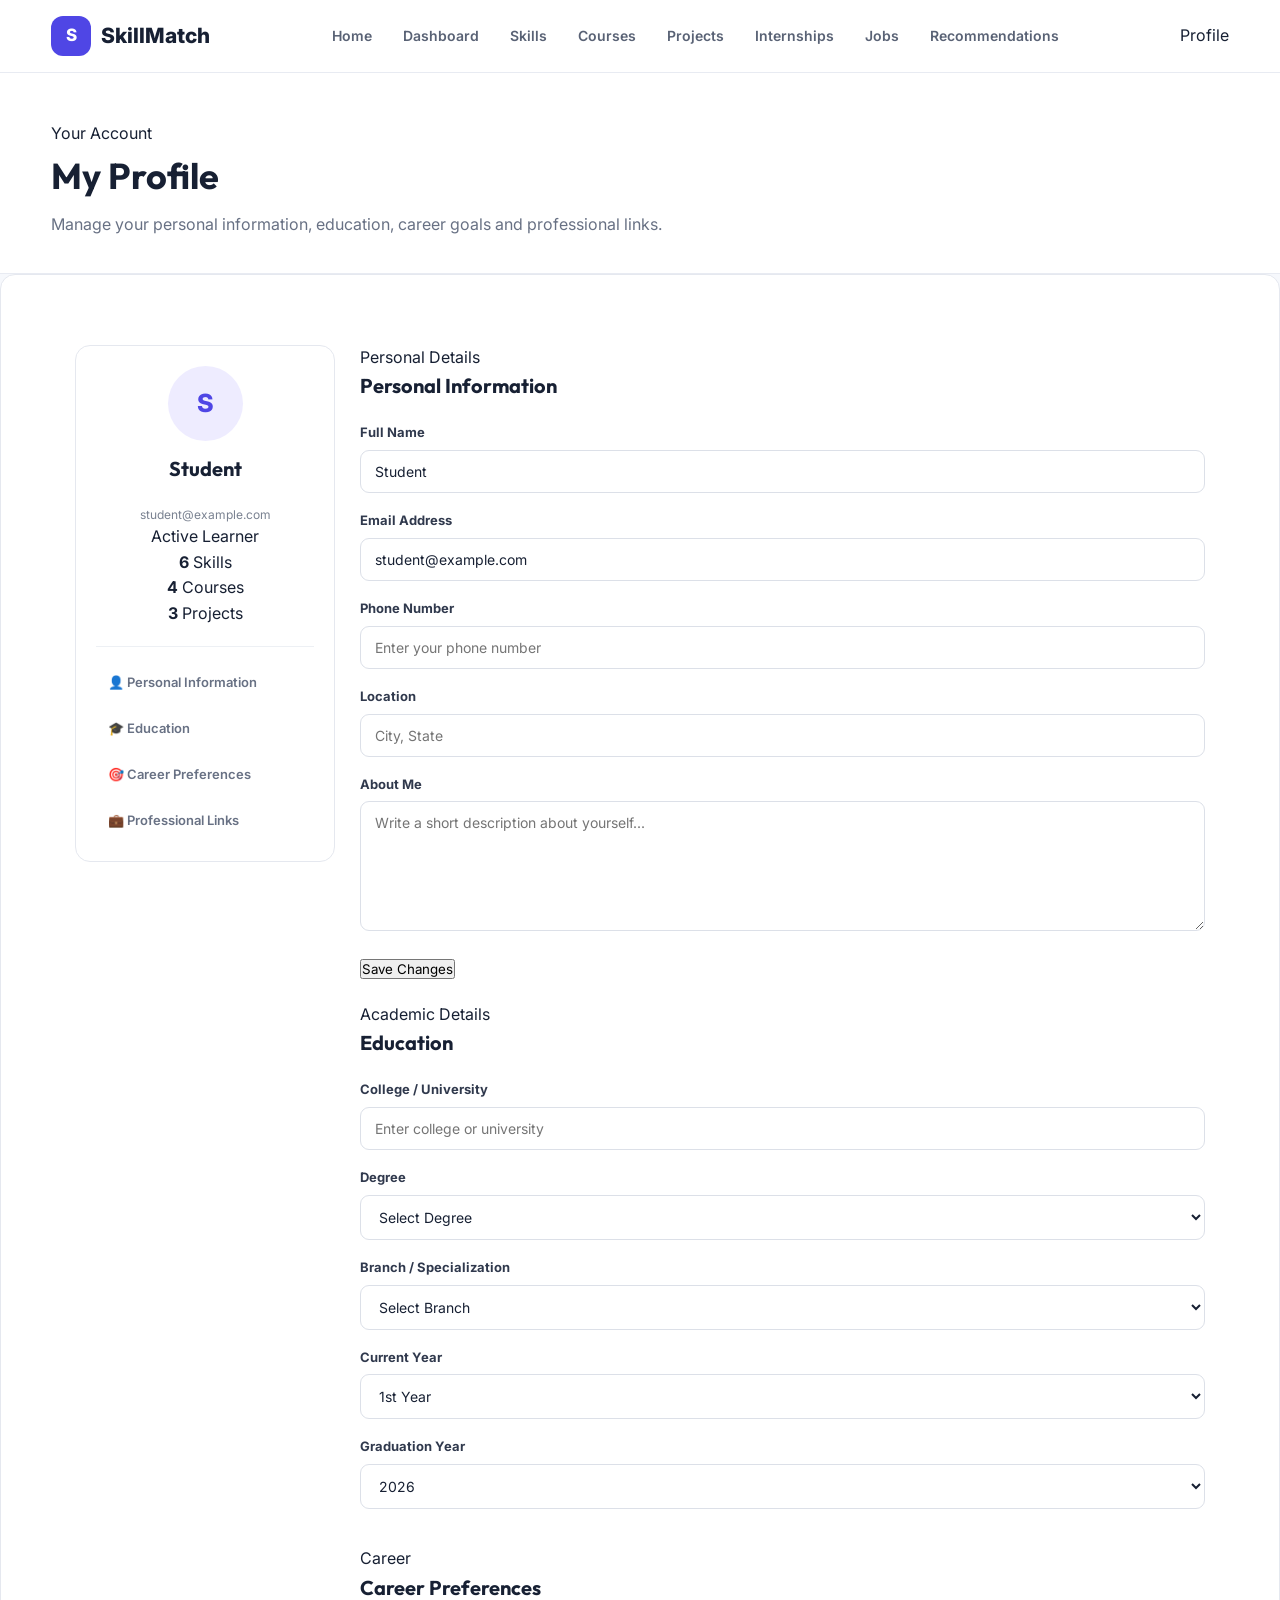
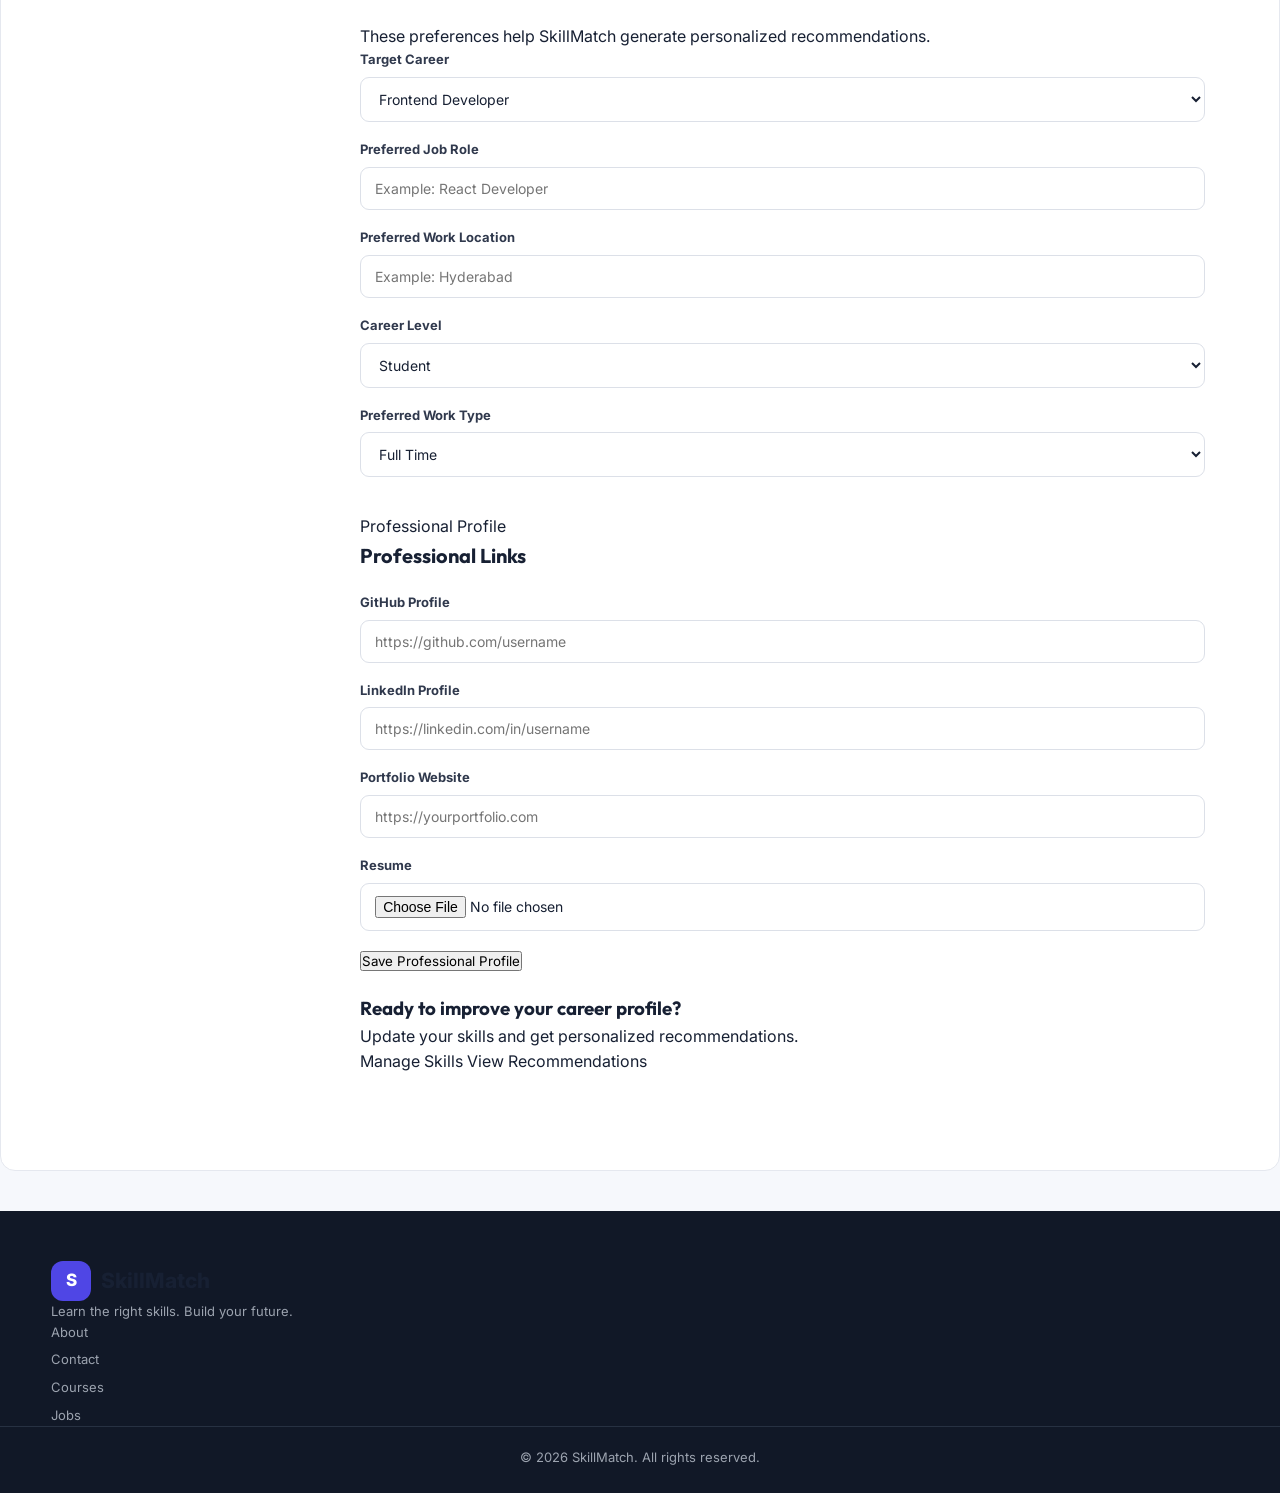
<file: profile.html>
<!DOCTYPE html>
<html lang="en">

<head>

    <meta charset="UTF-8">
    <meta name="viewport" content="width=device-width, initial-scale=1.0">

    <title>My Profile — SkillMatch</title>

    <!-- Google Fonts -->
    <link rel="preconnect" href="https://fonts.googleapis.com">
    <link rel="preconnect" href="https://fonts.gstatic.com" crossorigin>

    <link
        href="https://fonts.googleapis.com/css2?family=Inter:wght@400;500;600;700&family=Outfit:wght@500;600;700&display=swap"
        rel="stylesheet">

    <!-- Main CSS -->
    <link rel="stylesheet" href="style.css">

</head>


<body data-page="profile">


    <!-- ================= NAVBAR ================= -->

    <header class="navbar">

        <div class="container navbar-inner">

            <a href="index.html" class="logo">

                <span class="logo-mark">
                    S
                </span>

                <span class="logo-text">
                    SkillMatch
                </span>

            </a>


            <nav class="nav-links">

                <a href="index.html">
                    Home
                </a>

                <a href="dashboard.html">
                    Dashboard
                </a>

                <a href="skills.html">
                    Skills
                </a>

                <a href="courses.html">
                    Courses
                </a>

                <a href="projects.html">
                    Projects
                </a>

                <a href="internships.html">
                    Internships
                </a>

                <a href="jobs.html">
                    Jobs
                </a>

                <a href="recommendations.html">
                    Recommendations
                </a>

            </nav>


            <a href="profile.html" class="profile-link active">
                Profile
            </a>

        </div>

    </header>



    <!-- ================= PAGE HEADER ================= -->

    <section class="page-header">

        <div class="container">

            <span class="section-label">
                Your Account
            </span>

            <h1>
                My Profile
            </h1>

            <p>
                Manage your personal information, education,
                career goals and professional links.
            </p>

        </div>

    </section>



    <!-- ================= PROFILE ================= -->

    <main>

        <section class="profile-section">

            <div class="container">

                <div class="profile-layout">


                    <!-- ================= PROFILE CARD ================= -->

                    <aside class="profile-sidebar">

                        <div class="profile-card">

                            <div class="profile-avatar">
                                S
                            </div>

                            <h2 id="profileName">
                                Student
                            </h2>

                            <p id="profileEmail">
                                student@example.com
                            </p>

                            <span class="profile-status">
                                Active Learner
                            </span>


                            <div class="profile-stats">

                                <div>

                                    <strong id="profileSkillCount">
                                        6
                                    </strong>

                                    <span>
                                        Skills
                                    </span>

                                </div>


                                <div>

                                    <strong id="profileCourseCount">
                                        4
                                    </strong>

                                    <span>
                                        Courses
                                    </span>

                                </div>


                                <div>

                                    <strong id="profileProjectCount">
                                        3
                                    </strong>

                                    <span>
                                        Projects
                                    </span>

                                </div>

                            </div>

                        </div>


                        <!-- Profile Navigation -->

                        <div class="profile-menu">

                            <a
                                href="#personal-info"
                                class="active">

                                👤 Personal Information

                            </a>


                            <a href="#education">

                                🎓 Education

                            </a>


                            <a href="#career">

                                🎯 Career Preferences

                            </a>


                            <a href="#professional">

                                💼 Professional Links

                            </a>

                        </div>

                    </aside>



                    <!-- ================= PROFILE CONTENT ================= -->

                    <div class="profile-content">


                        <!-- ================= PERSONAL INFORMATION ================= -->

                        <div
                            class="profile-form-card"
                            id="personal-info">

                            <div class="section-heading">

                                <div>

                                    <span class="section-label">
                                        Personal Details
                                    </span>

                                    <h2>
                                        Personal Information
                                    </h2>

                                </div>

                            </div>


                            <form id="profileForm">


                                <div class="form-grid">


                                    <!-- Full Name -->

                                    <div class="form-group">

                                        <label for="fullName">
                                            Full Name
                                        </label>

                                        <input
                                            type="text"
                                            id="fullName"
                                            name="fullName"
                                            placeholder="Enter your full name"
                                            value="Student">

                                    </div>


                                    <!-- Email -->

                                    <div class="form-group">

                                        <label for="email">
                                            Email Address
                                        </label>

                                        <input
                                            type="email"
                                            id="email"
                                            name="email"
                                            placeholder="Enter your email"
                                            value="student@example.com">

                                    </div>


                                    <!-- Phone -->

                                    <div class="form-group">

                                        <label for="phone">
                                            Phone Number
                                        </label>

                                        <input
                                            type="tel"
                                            id="phone"
                                            name="phone"
                                            placeholder="Enter your phone number">

                                    </div>


                                    <!-- Location -->

                                    <div class="form-group">

                                        <label for="location">
                                            Location
                                        </label>

                                        <input
                                            type="text"
                                            id="location"
                                            name="location"
                                            placeholder="City, State">

                                    </div>


                                    <!-- About -->

                                    <div class="form-group full-width">

                                        <label for="about">
                                            About Me
                                        </label>

                                        <textarea
                                            id="about"
                                            name="about"
                                            rows="4"
                                            placeholder="Write a short description about yourself..."></textarea>

                                    </div>

                                </div>


                                <div class="form-actions">

                                    <button
                                        type="submit"
                                        class="primary-btn">

                                        Save Changes

                                    </button>

                                </div>

                            </form>

                        </div>



                        <!-- ================= EDUCATION ================= -->

                        <div
                            class="profile-form-card"
                            id="education">

                            <div class="section-heading">

                                <div>

                                    <span class="section-label">
                                        Academic Details
                                    </span>

                                    <h2>
                                        Education
                                    </h2>

                                </div>

                            </div>


                            <div class="form-grid">


                                <!-- College -->

                                <div class="form-group full-width">

                                    <label for="college">
                                        College / University
                                    </label>

                                    <input
                                        type="text"
                                        id="college"
                                        placeholder="Enter college or university">

                                </div>


                                <!-- Degree -->

                                <div class="form-group">

                                    <label for="degree">
                                        Degree
                                    </label>

                                    <select id="degree">

                                        <option value="">
                                            Select Degree
                                        </option>

                                        <option>
                                            B.Tech
                                        </option>

                                        <option>
                                            B.E
                                        </option>

                                        <option>
                                            B.Sc
                                        </option>

                                        <option>
                                            BCA
                                        </option>

                                        <option>
                                            MCA
                                        </option>

                                        <option>
                                            M.Tech
                                        </option>

                                        <option>
                                            Other
                                        </option>

                                    </select>

                                </div>


                                <!-- Branch -->

                                <div class="form-group">

                                    <label for="branch">
                                        Branch / Specialization
                                    </label>

                                    <select id="branch">

                                        <option value="">
                                            Select Branch
                                        </option>

                                        <option>
                                            Computer Science
                                        </option>

                                        <option>
                                            Information Technology
                                        </option>

                                        <option>
                                            Electronics & Communication
                                        </option>

                                        <option>
                                            Electrical Engineering
                                        </option>

                                        <option>
                                            Mechanical Engineering
                                        </option>

                                        <option>
                                            Civil Engineering
                                        </option>

                                        <option>
                                            Other
                                        </option>

                                    </select>

                                </div>


                                <!-- Study Year -->

                                <div class="form-group">

                                    <label for="studyYear">
                                        Current Year
                                    </label>

                                    <select id="studyYear">

                                        <option>
                                            1st Year
                                        </option>

                                        <option>
                                            2nd Year
                                        </option>

                                        <option>
                                            3rd Year
                                        </option>

                                        <option>
                                            4th Year
                                        </option>

                                        <option>
                                            Graduate
                                        </option>

                                    </select>

                                </div>


                                <!-- Graduation -->

                                <div class="form-group">

                                    <label for="graduationYear">
                                        Graduation Year
                                    </label>

                                    <select id="graduationYear">

                                        <option>
                                            2026
                                        </option>

                                        <option>
                                            2027
                                        </option>

                                        <option>
                                            2028
                                        </option>

                                        <option>
                                            2029
                                        </option>

                                        <option>
                                            2030
                                        </option>

                                    </select>

                                </div>

                            </div>

                        </div>



                        <!-- ================= CAREER PREFERENCES ================= -->

                        <div
                            class="profile-form-card"
                            id="career">

                            <div class="section-heading">

                                <div>

                                    <span class="section-label">
                                        Career
                                    </span>

                                    <h2>
                                        Career Preferences
                                    </h2>

                                    <p>
                                        These preferences help SkillMatch
                                        generate personalized recommendations.
                                    </p>

                                </div>

                            </div>


                            <div class="form-grid">


                                <!-- Career Goal -->

                                <div class="form-group full-width">

                                    <label for="careerGoal">
                                        Target Career
                                    </label>

                                    <select id="careerGoal">

                                        <option>
                                            Frontend Developer
                                        </option>

                                        <option>
                                            Backend Developer
                                        </option>

                                        <option>
                                            Full Stack Developer
                                        </option>

                                        <option>
                                            Software Developer
                                        </option>

                                        <option>
                                            Data Scientist
                                        </option>

                                        <option>
                                            Data Analyst
                                        </option>

                                        <option>
                                            AI / ML Engineer
                                        </option>

                                        <option>
                                            Cybersecurity Specialist
                                        </option>

                                        <option>
                                            UI / UX Designer
                                        </option>

                                        <option>
                                            Cloud Engineer
                                        </option>

                                    </select>

                                </div>


                                <!-- Preferred Role -->

                                <div class="form-group">

                                    <label for="preferredRole">
                                        Preferred Job Role
                                    </label>

                                    <input
                                        type="text"
                                        id="preferredRole"
                                        placeholder="Example: React Developer">

                                </div>


                                <!-- Preferred Location -->

                                <div class="form-group">

                                    <label for="preferredLocation">
                                        Preferred Work Location
                                    </label>

                                    <input
                                        type="text"
                                        id="preferredLocation"
                                        placeholder="Example: Hyderabad">

                                </div>


                                <!-- Career Level -->

                                <div class="form-group">

                                    <label for="careerLevel">
                                        Career Level
                                    </label>

                                    <select id="careerLevel">

                                        <option>
                                            Student
                                        </option>

                                        <option>
                                            Fresher
                                        </option>

                                        <option>
                                            Entry Level
                                        </option>

                                        <option>
                                            Experienced
                                        </option>

                                    </select>

                                </div>


                                <!-- Work Type -->

                                <div class="form-group">

                                    <label for="workType">
                                        Preferred Work Type
                                    </label>

                                    <select id="workType">

                                        <option>
                                            Full Time
                                        </option>

                                        <option>
                                            Internship
                                        </option>

                                        <option>
                                            Remote
                                        </option>

                                        <option>
                                            Hybrid
                                        </option>

                                    </select>

                                </div>

                            </div>

                        </div>



                        <!-- ================= PROFESSIONAL LINKS ================= -->

                        <div
                            class="profile-form-card"
                            id="professional">

                            <div class="section-heading">

                                <div>

                                    <span class="section-label">
                                        Professional Profile
                                    </span>

                                    <h2>
                                        Professional Links
                                    </h2>

                                </div>

                            </div>


                            <div class="form-grid">


                                <!-- GitHub -->

                                <div class="form-group">

                                    <label for="github">
                                        GitHub Profile
                                    </label>

                                    <input
                                        type="url"
                                        id="github"
                                        placeholder="https://github.com/username">

                                </div>


                                <!-- LinkedIn -->

                                <div class="form-group">

                                    <label for="linkedin">
                                        LinkedIn Profile
                                    </label>

                                    <input
                                        type="url"
                                        id="linkedin"
                                        placeholder="https://linkedin.com/in/username">

                                </div>


                                <!-- Portfolio -->

                                <div class="form-group">

                                    <label for="portfolio">
                                        Portfolio Website
                                    </label>

                                    <input
                                        type="url"
                                        id="portfolio"
                                        placeholder="https://yourportfolio.com">

                                </div>


                                <!-- Resume -->

                                <div class="form-group">

                                    <label for="resume">
                                        Resume
                                    </label>

                                    <input
                                        type="file"
                                        id="resume"
                                        accept=".pdf,.doc,.docx">

                                </div>

                            </div>


                            <div class="form-actions">

                                <button
                                    type="button"
                                    class="primary-btn"
                                    id="saveProfessional">

                                    Save Professional Profile

                                </button>

                            </div>

                        </div>



                        <!-- ================= PROFILE ACTIONS ================= -->

                        <div class="profile-actions-card">

                            <div>

                                <h3>
                                    Ready to improve your career profile?
                                </h3>

                                <p>
                                    Update your skills and get personalized
                                    recommendations.
                                </p>

                            </div>


                            <div class="profile-action-buttons">

                                <a
                                    href="skills.html"
                                    class="primary-btn">

                                    Manage Skills

                                </a>


                                <a
                                    href="recommendations.html"
                                    class="outline-btn">

                                    View Recommendations

                                </a>

                            </div>

                        </div>

                    </div>

                </div>

            </div>

        </section>

    </main>



    <!-- ================= FOOTER ================= -->

    <footer class="footer">

        <div class="container footer-inner">


            <div class="footer-brand">

                <a href="index.html" class="logo">

                    <span class="logo-mark">
                        S
                    </span>

                    <span class="logo-text">
                        SkillMatch
                    </span>

                </a>

                <p>
                    Learn the right skills. Build your future.
                </p>

            </div>


            <div class="footer-links">

                <a href="about.html">
                    About
                </a>

                <a href="contact.html">
                    Contact
                </a>

                <a href="courses.html">
                    Courses
                </a>

                <a href="jobs.html">
                    Jobs
                </a>

            </div>

        </div>


        <div class="footer-bottom">

            <p>
                © 2026 SkillMatch. All rights reserved.
            </p>

        </div>

    </footer>



    <!-- ================= JAVASCRIPT ================= -->

    <script src="script.js"></script>

    <script>

        /* ================= PROFILE FORM ================= */

        const profileForm =
            document.getElementById("profileForm");


        if (profileForm) {

            profileForm.addEventListener(
                "submit",
                function (event) {

                    event.preventDefault();

                    const profileData = {

                        fullName:
                            document.getElementById("fullName").value,

                        email:
                            document.getElementById("email").value,

                        phone:
                            document.getElementById("phone").value,

                        location:
                            document.getElementById("location").value,

                        about:
                            document.getElementById("about").value

                    };


                    localStorage.setItem(
                        "skillMatchProfile",
                        JSON.stringify(profileData)
                    );


                    document.getElementById(
                        "profileName"
                    ).textContent =
                        profileData.fullName || "Student";


                    document.getElementById(
                        "profileEmail"
                    ).textContent =
                        profileData.email ||
                        "student@example.com";


                    alert(
                        "Profile information saved successfully!"
                    );

                }
            );

        }


        /* ================= LOAD PROFILE ================= */

        document.addEventListener(
            "DOMContentLoaded",
            function () {

                const savedProfile =
                    localStorage.getItem(
                        "skillMatchProfile"
                    );


                if (!savedProfile) {
                    return;
                }


                try {

                    const profile =
                        JSON.parse(savedProfile);


                    if (profile.fullName) {

                        document.getElementById(
                            "fullName"
                        ).value =
                            profile.fullName;

                        document.getElementById(
                            "profileName"
                        ).textContent =
                            profile.fullName;

                    }


                    if (profile.email) {

                        document.getElementById(
                            "email"
                        ).value =
                            profile.email;

                        document.getElementById(
                            "profileEmail"
                        ).textContent =
                            profile.email;

                    }


                    if (profile.phone) {

                        document.getElementById(
                            "phone"
                        ).value =
                            profile.phone;

                    }


                    if (profile.location) {

                        document.getElementById(
                            "location"
                        ).value =
                            profile.location;

                    }


                    if (profile.about) {

                        document.getElementById(
                            "about"
                        ).value =
                            profile.about;

                    }

                } catch (error) {

                    console.error(
                        "Unable to load profile:",
                        error
                    );

                }

            }
        );


        /* ================= PROFESSIONAL PROFILE ================= */

        const saveProfessional =
            document.getElementById(
                "saveProfessional"
            );


        if (saveProfessional) {

            saveProfessional.addEventListener(
                "click",
                function () {

                    const professionalData = {

                        github:
                            document.getElementById("github").value,

                        linkedin:
                            document.getElementById("linkedin").value,

                        portfolio:
                            document.getElementById("portfolio").value

                    };


                    localStorage.setItem(
                        "skillMatchProfessional",
                        JSON.stringify(
                            professionalData
                        )
                    );


                    alert(
                        "Professional profile saved successfully!"
                    );

                }
            );

        }

    </script>

</body>

</html>
</file>
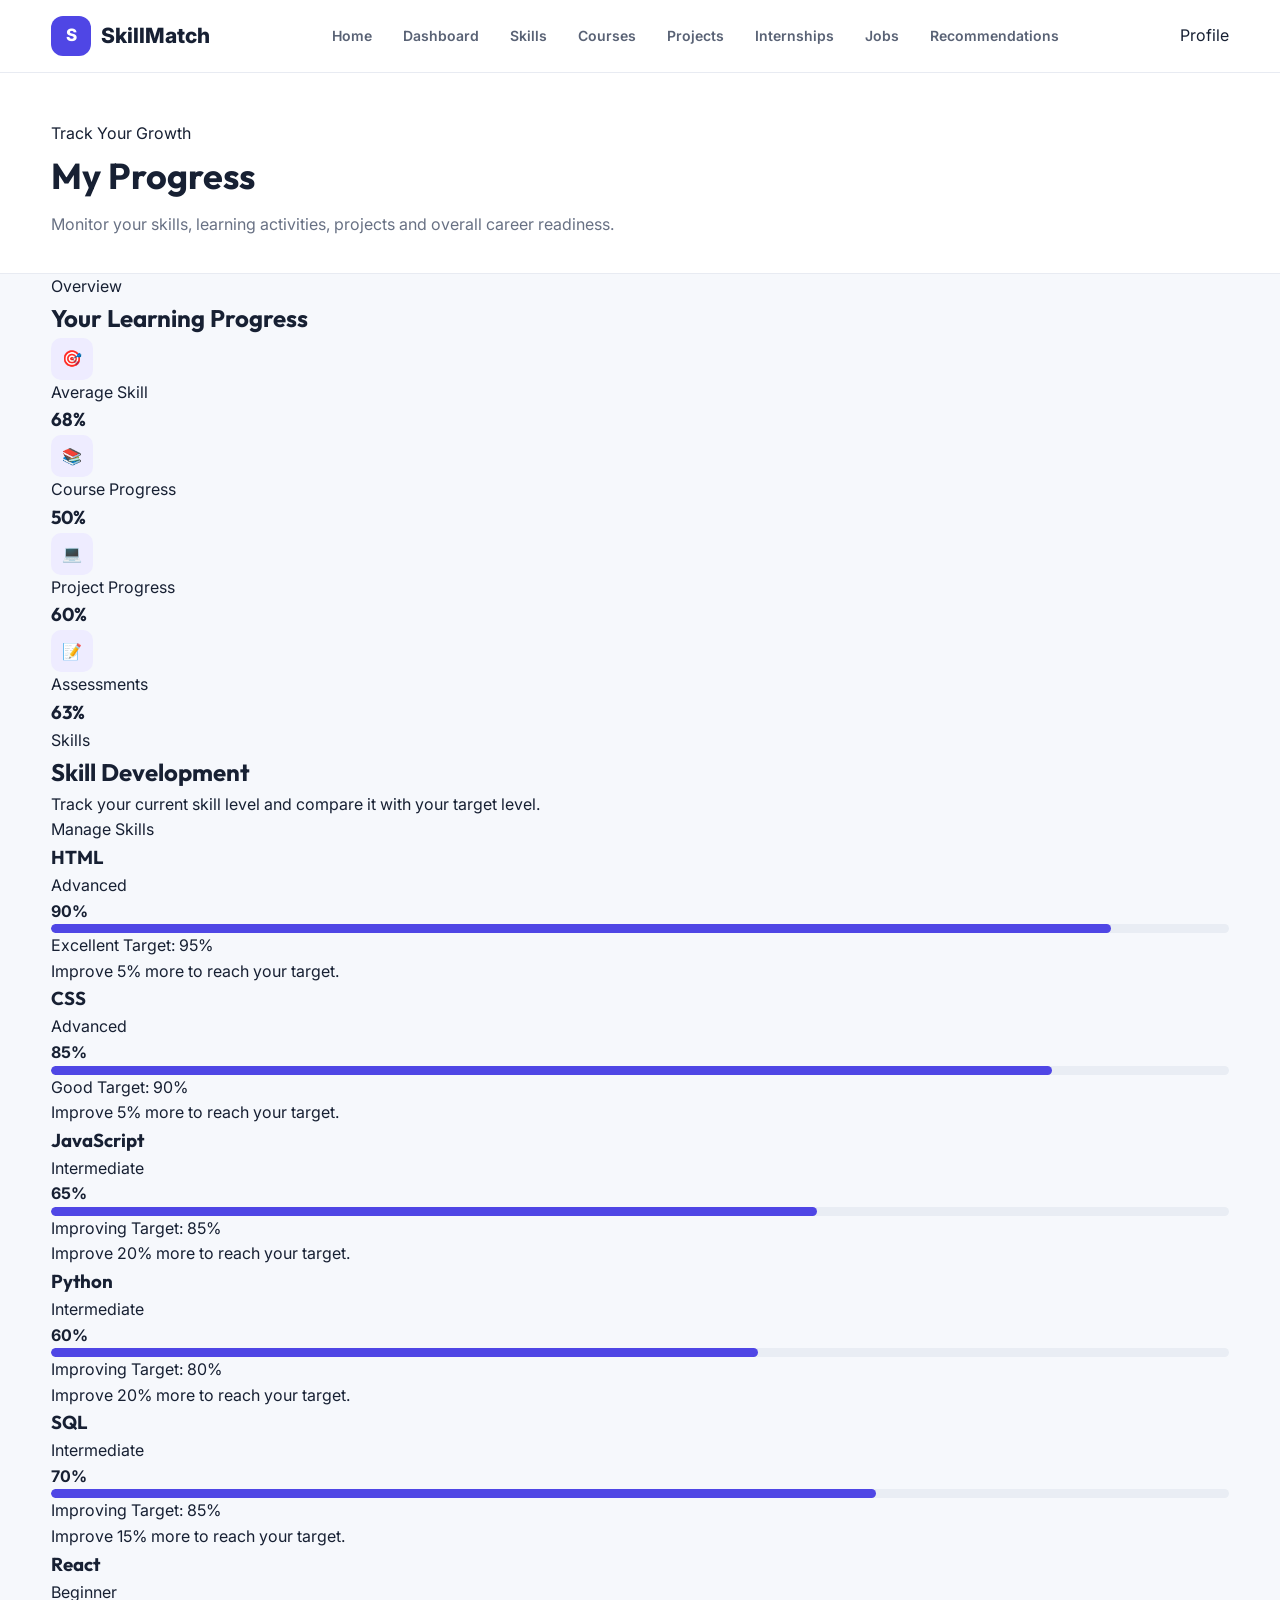
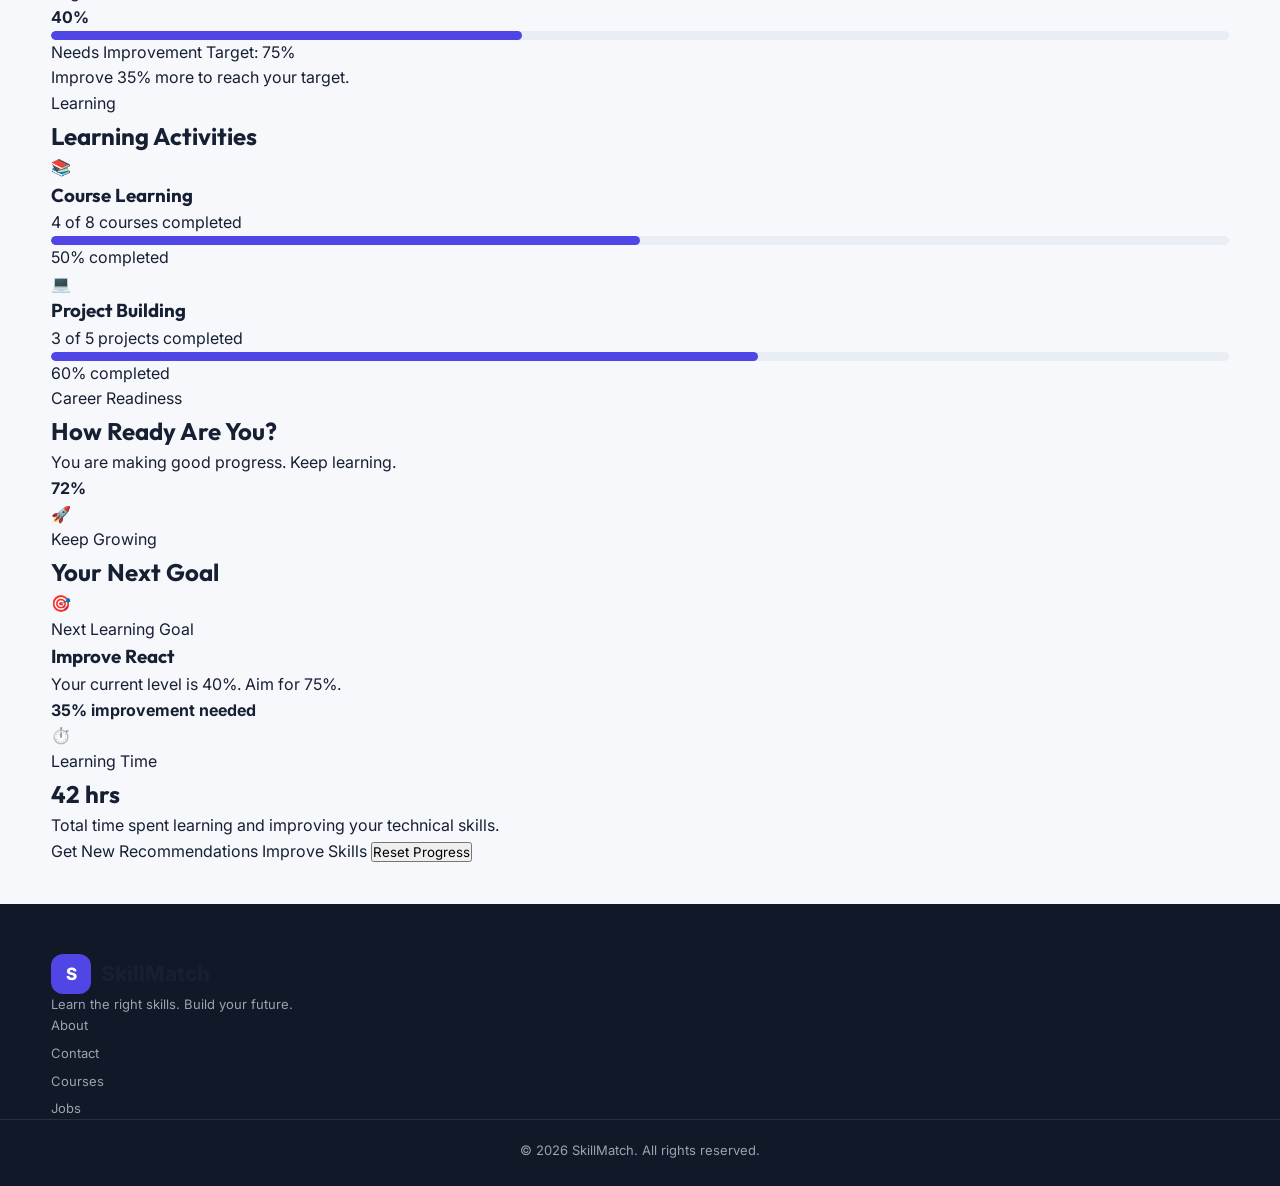
<file: progress.html>
<!DOCTYPE html>
<html lang="en">

<head>

    <meta charset="UTF-8">
    <meta name="viewport" content="width=device-width, initial-scale=1.0">

    <title>My Progress — SkillMatch</title>

    <!-- Google Fonts -->
    <link rel="preconnect" href="https://fonts.googleapis.com">
    <link rel="preconnect" href="https://fonts.gstatic.com" crossorigin>

    <link
        href="https://fonts.googleapis.com/css2?family=Inter:wght@400;500;600;700&family=Outfit:wght@500;600;700&display=swap"
        rel="stylesheet">

    <!-- Main CSS -->
    <link rel="stylesheet" href="style.css">

</head>


<body data-page="progress">


    <!-- ================= NAVBAR ================= -->

    <header class="navbar">

        <div class="container navbar-inner">

            <a href="index.html" class="logo">

                <span class="logo-mark">
                    S
                </span>

                <span class="logo-text">
                    SkillMatch
                </span>

            </a>


            <nav class="nav-links">

                <a href="index.html">
                    Home
                </a>

                <a href="dashboard.html">
                    Dashboard
                </a>

                <a href="skills.html">
                    Skills
                </a>

                <a href="courses.html">
                    Courses
                </a>

                <a href="projects.html">
                    Projects
                </a>

                <a href="internships.html">
                    Internships
                </a>

                <a href="jobs.html">
                    Jobs
                </a>

                <a href="recommendations.html">
                    Recommendations
                </a>

            </nav>


            <a href="profile.html" class="profile-link">
                Profile
            </a>

        </div>

    </header>



    <!-- ================= PAGE HEADER ================= -->

    <section class="page-header">

        <div class="container">

            <span class="section-label">
                Track Your Growth
            </span>

            <h1>
                My Progress
            </h1>

            <p>
                Monitor your skills, learning activities, projects
                and overall career readiness.
            </p>

        </div>

    </section>



    <!-- ================= OVERALL PROGRESS ================= -->

    <section class="progress-section">

        <div class="container">

            <div class="section-heading">

                <div>

                    <span class="section-label">
                        Overview
                    </span>

                    <h2>
                        Your Learning Progress
                    </h2>

                </div>

            </div>


            <div class="progress-summary-grid">


                <!-- Average Skill -->

                <div class="progress-summary-card">

                    <div class="summary-icon">
                        🎯
                    </div>

                    <div>

                        <span>
                            Average Skill
                        </span>

                        <h3 id="averageSkill">
                            0%
                        </h3>

                    </div>

                </div>


                <!-- Course Progress -->

                <div class="progress-summary-card">

                    <div class="summary-icon">
                        📚
                    </div>

                    <div>

                        <span>
                            Course Progress
                        </span>

                        <h3 id="courseProgress">
                            0%
                        </h3>

                    </div>

                </div>


                <!-- Project Progress -->

                <div class="progress-summary-card">

                    <div class="summary-icon">
                        💻
                    </div>

                    <div>

                        <span>
                            Project Progress
                        </span>

                        <h3 id="projectProgress">
                            0%
                        </h3>

                    </div>

                </div>


                <!-- Assessment Progress -->

                <div class="progress-summary-card">

                    <div class="summary-icon">
                        📝
                    </div>

                    <div>

                        <span>
                            Assessments
                        </span>

                        <h3 id="assessmentProgress">
                            0%
                        </h3>

                    </div>

                </div>

            </div>

        </div>

    </section>



    <!-- ================= SKILL PROGRESS ================= -->

    <section class="progress-section">

        <div class="container">

            <div class="section-heading">

                <div>

                    <span class="section-label">
                        Skills
                    </span>

                    <h2>
                        Skill Development
                    </h2>

                    <p>
                        Track your current skill level and compare it
                        with your target level.
                    </p>

                </div>


                <a
                    href="skills.html"
                    class="outline-btn">

                    Manage Skills

                </a>

            </div>


            <div
                id="skillProgressList"
                class="skill-progress-list">

                <!-- progress.js will insert skills here -->

                <div class="loading-card">

                    Loading skill progress...

                </div>

            </div>

        </div>

    </section>



    <!-- ================= LEARNING PROGRESS ================= -->

    <section class="progress-section">

        <div class="container">

            <div class="section-heading">

                <div>

                    <span class="section-label">
                        Learning
                    </span>

                    <h2>
                        Learning Activities
                    </h2>

                </div>

            </div>


            <div class="learning-progress-grid">


                <!-- Courses -->

                <div
                    id="courseProgressDetails"
                    class="learning-progress-card">

                    <!-- progress.js content -->

                    <div class="loading-card">
                        Loading course progress...
                    </div>

                </div>


                <!-- Projects -->

                <div
                    id="projectProgressDetails"
                    class="learning-progress-card">

                    <!-- progress.js content -->

                    <div class="loading-card">
                        Loading project progress...
                    </div>

                </div>

            </div>

        </div>

    </section>



    <!-- ================= CAREER READINESS ================= -->

    <section class="progress-section">

        <div class="container">

            <div class="career-readiness-card">


                <div class="career-readiness-content">

                    <span class="section-label">
                        Career Readiness
                    </span>

                    <h2>
                        How Ready Are You?
                    </h2>

                    <p id="careerReadinessMessage">
                        Calculating your career readiness...
                    </p>


                    <div class="career-progress-wrapper">

                        <div class="career-progress-bar">

                            <div
                                id="careerReadinessBar"
                                class="career-progress-fill"
                                style="width: 0%;">

                            </div>

                        </div>


                        <strong id="careerReadiness">
                            0%
                        </strong>

                    </div>

                </div>


                <div class="career-readiness-icon">
                    🚀
                </div>

            </div>

        </div>

    </section>



    <!-- ================= NEXT LEARNING GOAL ================= -->

    <section class="progress-section">

        <div class="container">

            <div class="section-heading">

                <div>

                    <span class="section-label">
                        Keep Growing
                    </span>

                    <h2>
                        Your Next Goal
                    </h2>

                </div>

            </div>


            <div id="nextLearningGoal">

                <!-- progress.js will insert next goal -->

                <div class="loading-card">
                    Finding your next learning goal...
                </div>

            </div>

        </div>

    </section>



    <!-- ================= LEARNING HOURS ================= -->

    <section class="progress-section">

        <div class="container">

            <div class="learning-hours-card">

                <div class="learning-hours-icon">
                    ⏱️
                </div>


                <div>

                    <span class="section-label">
                        Learning Time
                    </span>

                    <h2 id="learningHours">
                        0 hrs
                    </h2>

                    <p>
                        Total time spent learning and improving
                        your technical skills.
                    </p>

                </div>

            </div>

        </div>

    </section>



    <!-- ================= ACTION BUTTONS ================= -->

    <section class="progress-section">

        <div class="container">

            <div class="progress-actions">

                <a
                    href="recommendations.html"
                    class="primary-btn">

                    Get New Recommendations

                </a>


                <a
                    href="skills.html"
                    class="outline-btn">

                    Improve Skills

                </a>


                <button
                    type="button"
                    class="danger-btn"
                    onclick="SkillMatchProgress.resetProgress()">

                    Reset Progress

                </button>

            </div>

        </div>

    </section>



    <!-- ================= FOOTER ================= -->

    <footer class="footer">

        <div class="container footer-inner">


            <div class="footer-brand">

                <a
                    href="index.html"
                    class="logo">

                    <span class="logo-mark">
                        S
                    </span>

                    <span class="logo-text">
                        SkillMatch
                    </span>

                </a>


                <p>
                    Learn the right skills. Build your future.
                </p>

            </div>


            <div class="footer-links">

                <a href="about.html">
                    About
                </a>

                <a href="contact.html">
                    Contact
                </a>

                <a href="courses.html">
                    Courses
                </a>

                <a href="jobs.html">
                    Jobs
                </a>

            </div>

        </div>


        <div class="footer-bottom">

            <p>
                © 2026 SkillMatch. All rights reserved.
            </p>

        </div>

    </footer>



    <!-- ================= JAVASCRIPT ================= -->

    <script src="script.js"></script>

    <script src="progress.js"></script>


</body>

</html>
</file>
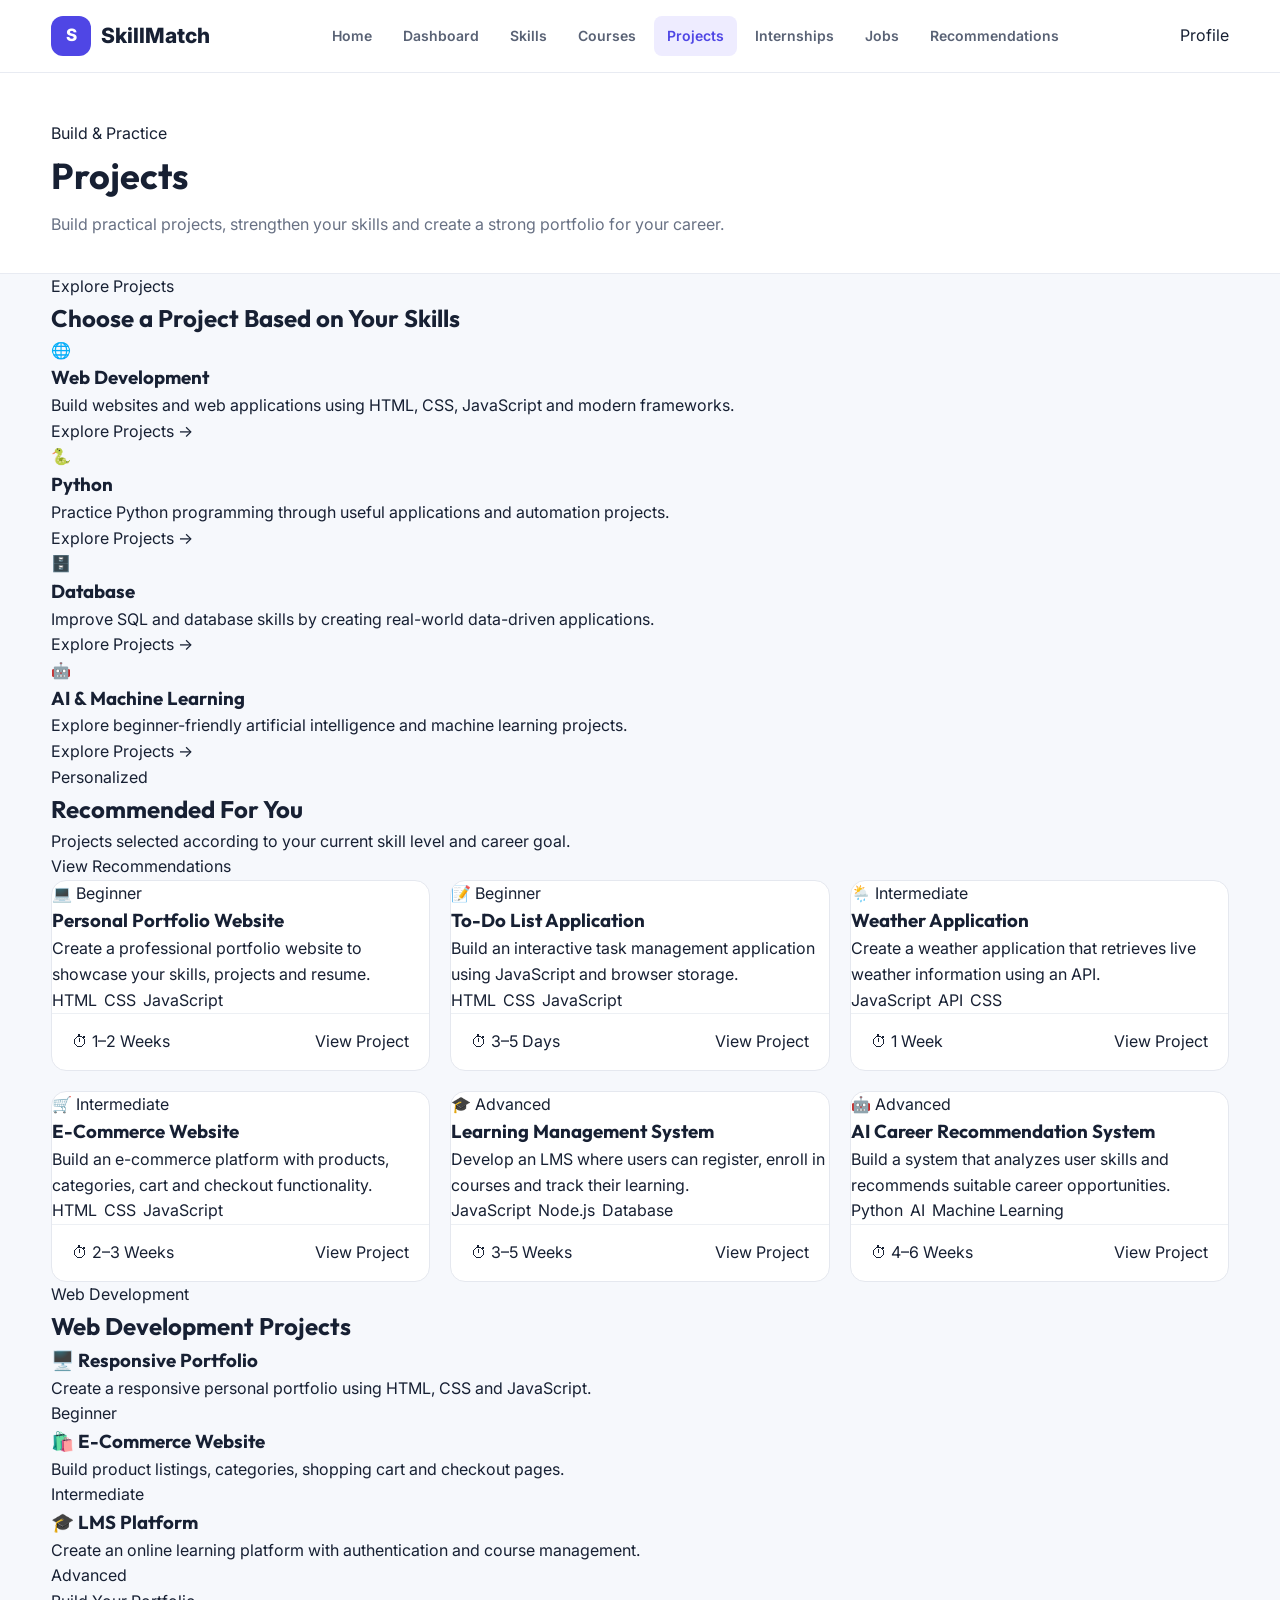
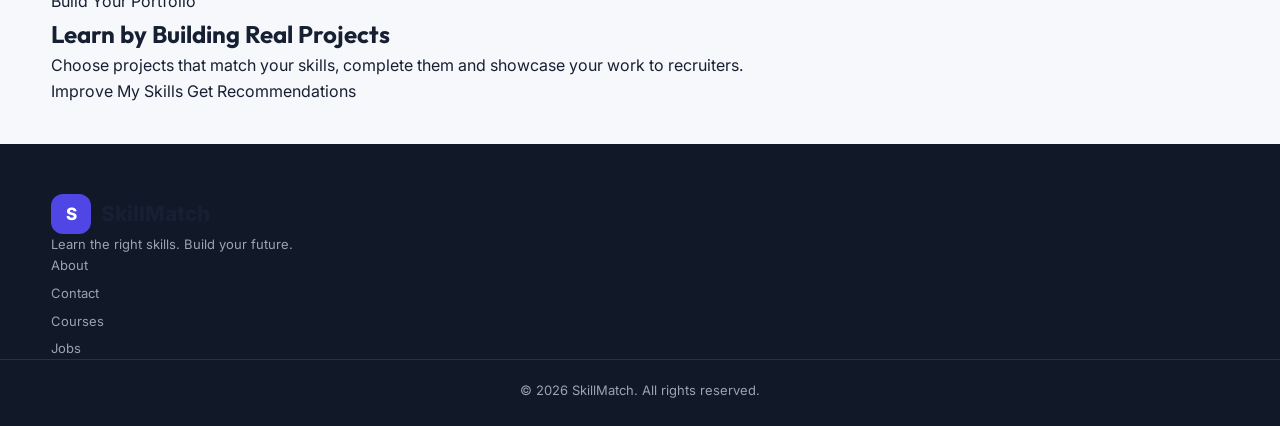
<file: projects.html>
<!DOCTYPE html>
<html lang="en">

<head>
    <meta charset="UTF-8">
    <meta name="viewport" content="width=device-width, initial-scale=1.0">

    <title>Projects — SkillMatch</title>

    <!-- Google Fonts -->
    <link rel="preconnect" href="https://fonts.googleapis.com">
    <link rel="preconnect" href="https://fonts.gstatic.com" crossorigin>

    <link
        href="https://fonts.googleapis.com/css2?family=Inter:wght@400;500;600;700&family=Outfit:wght@500;600;700&display=swap"
        rel="stylesheet">

    <!-- Main CSS -->
    <link rel="stylesheet" href="style.css">
</head>

<body data-page="projects">

    <!-- ================= NAVBAR ================= -->

    <header class="navbar">

        <div class="container navbar-inner">

            <a href="index.html" class="logo">
                <span class="logo-mark">S</span>
                <span class="logo-text">SkillMatch</span>
            </a>

            <nav class="nav-links">

                <a href="index.html">Home</a>
                <a href="dashboard.html">Dashboard</a>
                <a href="skills.html">Skills</a>
                <a href="courses.html">Courses</a>

                <a href="projects.html" class="active">
                    Projects
                </a>

                <a href="internships.html">Internships</a>
                <a href="jobs.html">Jobs</a>
                <a href="recommendations.html">Recommendations</a>

            </nav>

            <a href="profile.html" class="profile-link">
                Profile
            </a>

        </div>

    </header>


    <!-- ================= PAGE HEADER ================= -->

    <section class="page-header">

        <div class="container">

            <span class="section-label">
                Build & Practice
            </span>

            <h1>
                Projects
            </h1>

            <p>
                Build practical projects, strengthen your skills and
                create a strong portfolio for your career.
            </p>

        </div>

    </section>


    <!-- ================= PROJECT CATEGORIES ================= -->

    <section class="projects-section">

        <div class="container">

            <div class="section-heading">

                <div>

                    <span class="section-label">
                        Explore Projects
                    </span>

                    <h2>
                        Choose a Project Based on Your Skills
                    </h2>

                </div>

            </div>


            <div class="category-grid">

                <div class="category-card">

                    <div class="category-icon">
                        🌐
                    </div>

                    <h3>
                        Web Development
                    </h3>

                    <p>
                        Build websites and web applications using
                        HTML, CSS, JavaScript and modern frameworks.
                    </p>

                    <a href="#web-projects">
                        Explore Projects →
                    </a>

                </div>


                <div class="category-card">

                    <div class="category-icon">
                        🐍
                    </div>

                    <h3>
                        Python
                    </h3>

                    <p>
                        Practice Python programming through useful
                        applications and automation projects.
                    </p>

                    <a href="#python-projects">
                        Explore Projects →
                    </a>

                </div>


                <div class="category-card">

                    <div class="category-icon">
                        🗄️
                    </div>

                    <h3>
                        Database
                    </h3>

                    <p>
                        Improve SQL and database skills by creating
                        real-world data-driven applications.
                    </p>

                    <a href="#database-projects">
                        Explore Projects →
                    </a>

                </div>


                <div class="category-card">

                    <div class="category-icon">
                        🤖
                    </div>

                    <h3>
                        AI & Machine Learning
                    </h3>

                    <p>
                        Explore beginner-friendly artificial
                        intelligence and machine learning projects.
                    </p>

                    <a href="#ai-projects">
                        Explore Projects →
                    </a>

                </div>

            </div>

        </div>

    </section>


    <!-- ================= RECOMMENDED PROJECTS ================= -->

    <section class="projects-section">

        <div class="container">

            <div class="section-heading">

                <div>

                    <span class="section-label">
                        Personalized
                    </span>

                    <h2>
                        Recommended For You
                    </h2>

                    <p>
                        Projects selected according to your current
                        skill level and career goal.
                    </p>

                </div>

                <a
                    href="recommendations.html"
                    class="outline-btn">

                    View Recommendations

                </a>

            </div>


            <div class="project-grid">

                <!-- Project 1 -->

                <div class="project-card">

                    <div class="project-card-top">

                        <span class="project-icon">
                            💻
                        </span>

                        <span class="level-badge">
                            Beginner
                        </span>

                    </div>

                    <h3>
                        Personal Portfolio Website
                    </h3>

                    <p>
                        Create a professional portfolio website
                        to showcase your skills, projects and resume.
                    </p>

                    <div class="skill-tags">

                        <span>HTML</span>
                        <span>CSS</span>
                        <span>JavaScript</span>

                    </div>

                    <div class="project-footer">

                        <span>
                            ⏱ 1–2 Weeks
                        </span>

                        <a
                            href="project-details.html?project=portfolio"
                            class="small-btn">

                            View Project

                        </a>

                    </div>

                </div>


                <!-- Project 2 -->

                <div class="project-card">

                    <div class="project-card-top">

                        <span class="project-icon">
                            📝
                        </span>

                        <span class="level-badge">
                            Beginner
                        </span>

                    </div>

                    <h3>
                        To-Do List Application
                    </h3>

                    <p>
                        Build an interactive task management
                        application using JavaScript and browser storage.
                    </p>

                    <div class="skill-tags">

                        <span>HTML</span>
                        <span>CSS</span>
                        <span>JavaScript</span>

                    </div>

                    <div class="project-footer">

                        <span>
                            ⏱ 3–5 Days
                        </span>

                        <a
                            href="project-details.html?project=todo"
                            class="small-btn">

                            View Project

                        </a>

                    </div>

                </div>


                <!-- Project 3 -->

                <div class="project-card">

                    <div class="project-card-top">

                        <span class="project-icon">
                            🌦️
                        </span>

                        <span class="level-badge">
                            Intermediate
                        </span>

                    </div>

                    <h3>
                        Weather Application
                    </h3>

                    <p>
                        Create a weather application that retrieves
                        live weather information using an API.
                    </p>

                    <div class="skill-tags">

                        <span>JavaScript</span>
                        <span>API</span>
                        <span>CSS</span>

                    </div>

                    <div class="project-footer">

                        <span>
                            ⏱ 1 Week
                        </span>

                        <a
                            href="project-details.html?project=weather"
                            class="small-btn">

                            View Project

                        </a>

                    </div>

                </div>


                <!-- Project 4 -->

                <div class="project-card">

                    <div class="project-card-top">

                        <span class="project-icon">
                            🛒
                        </span>

                        <span class="level-badge">
                            Intermediate
                        </span>

                    </div>

                    <h3>
                        E-Commerce Website
                    </h3>

                    <p>
                        Build an e-commerce platform with products,
                        categories, cart and checkout functionality.
                    </p>

                    <div class="skill-tags">

                        <span>HTML</span>
                        <span>CSS</span>
                        <span>JavaScript</span>

                    </div>

                    <div class="project-footer">

                        <span>
                            ⏱ 2–3 Weeks
                        </span>

                        <a
                            href="project-details.html?project=ecommerce"
                            class="small-btn">

                            View Project

                        </a>

                    </div>

                </div>


                <!-- Project 5 -->

                <div class="project-card">

                    <div class="project-card-top">

                        <span class="project-icon">
                            🎓
                        </span>

                        <span class="level-badge">
                            Advanced
                        </span>

                    </div>

                    <h3>
                        Learning Management System
                    </h3>

                    <p>
                        Develop an LMS where users can register,
                        enroll in courses and track their learning.
                    </p>

                    <div class="skill-tags">

                        <span>JavaScript</span>
                        <span>Node.js</span>
                        <span>Database</span>

                    </div>

                    <div class="project-footer">

                        <span>
                            ⏱ 3–5 Weeks
                        </span>

                        <a
                            href="project-details.html?project=lms"
                            class="small-btn">

                            View Project

                        </a>

                    </div>

                </div>


                <!-- Project 6 -->

                <div class="project-card">

                    <div class="project-card-top">

                        <span class="project-icon">
                            🤖
                        </span>

                        <span class="level-badge">
                            Advanced
                        </span>

                    </div>

                    <h3>
                        AI Career Recommendation System
                    </h3>

                    <p>
                        Build a system that analyzes user skills and
                        recommends suitable career opportunities.
                    </p>

                    <div class="skill-tags">

                        <span>Python</span>
                        <span>AI</span>
                        <span>Machine Learning</span>

                    </div>

                    <div class="project-footer">

                        <span>
                            ⏱ 4–6 Weeks
                        </span>

                        <a
                            href="project-details.html?project=ai-career"
                            class="small-btn">

                            View Project

                        </a>

                    </div>

                </div>

            </div>

        </div>

    </section>


    <!-- ================= WEB PROJECTS ================= -->

    <section
        class="projects-section"
        id="web-projects">

        <div class="container">

            <div class="section-heading">

                <div>

                    <span class="section-label">
                        Web Development
                    </span>

                    <h2>
                        Web Development Projects
                    </h2>

                </div>

            </div>


            <div class="simple-project-list">

                <div class="simple-project-card">

                    <h3>
                        🖥️ Responsive Portfolio
                    </h3>

                    <p>
                        Create a responsive personal portfolio using
                        HTML, CSS and JavaScript.
                    </p>

                    <span>
                        Beginner
                    </span>

                </div>


                <div class="simple-project-card">

                    <h3>
                        🛍️ E-Commerce Website
                    </h3>

                    <p>
                        Build product listings, categories, shopping
                        cart and checkout pages.
                    </p>

                    <span>
                        Intermediate
                    </span>

                </div>


                <div class="simple-project-card">

                    <h3>
                        🎓 LMS Platform
                    </h3>

                    <p>
                        Create an online learning platform with
                        authentication and course management.
                    </p>

                    <span>
                        Advanced
                    </span>

                </div>

            </div>

        </div>

    </section>


    <!-- ================= PROJECT CTA ================= -->

    <section class="recommendation-cta">

        <div class="container">

            <div class="cta-content">

                <span class="section-label">
                    Build Your Portfolio
                </span>

                <h2>
                    Learn by Building Real Projects
                </h2>

                <p>
                    Choose projects that match your skills,
                    complete them and showcase your work to
                    recruiters.
                </p>

                <div class="cta-buttons">

                    <a
                        href="skills.html"
                        class="primary-btn">

                        Improve My Skills

                    </a>

                    <a
                        href="recommendations.html"
                        class="outline-btn">

                        Get Recommendations

                    </a>

                </div>

            </div>

        </div>

    </section>


    <!-- ================= FOOTER ================= -->

    <footer class="footer">

        <div class="container footer-inner">

            <div class="footer-brand">

                <a href="index.html" class="logo">

                    <span class="logo-mark">
                        S
                    </span>

                    <span class="logo-text">
                        SkillMatch
                    </span>

                </a>

                <p>
                    Learn the right skills. Build your future.
                </p>

            </div>


            <div class="footer-links">

                <a href="about.html">
                    About
                </a>

                <a href="contact.html">
                    Contact
                </a>

                <a href="courses.html">
                    Courses
                </a>

                <a href="jobs.html">
                    Jobs
                </a>

            </div>

        </div>


        <div class="footer-bottom">

            <p>
                © 2026 SkillMatch. All rights reserved.
            </p>

        </div>

    </footer>


    <!-- ================= JAVASCRIPT ================= -->

    <script src="script.js"></script>

</body>

</html>
</file>
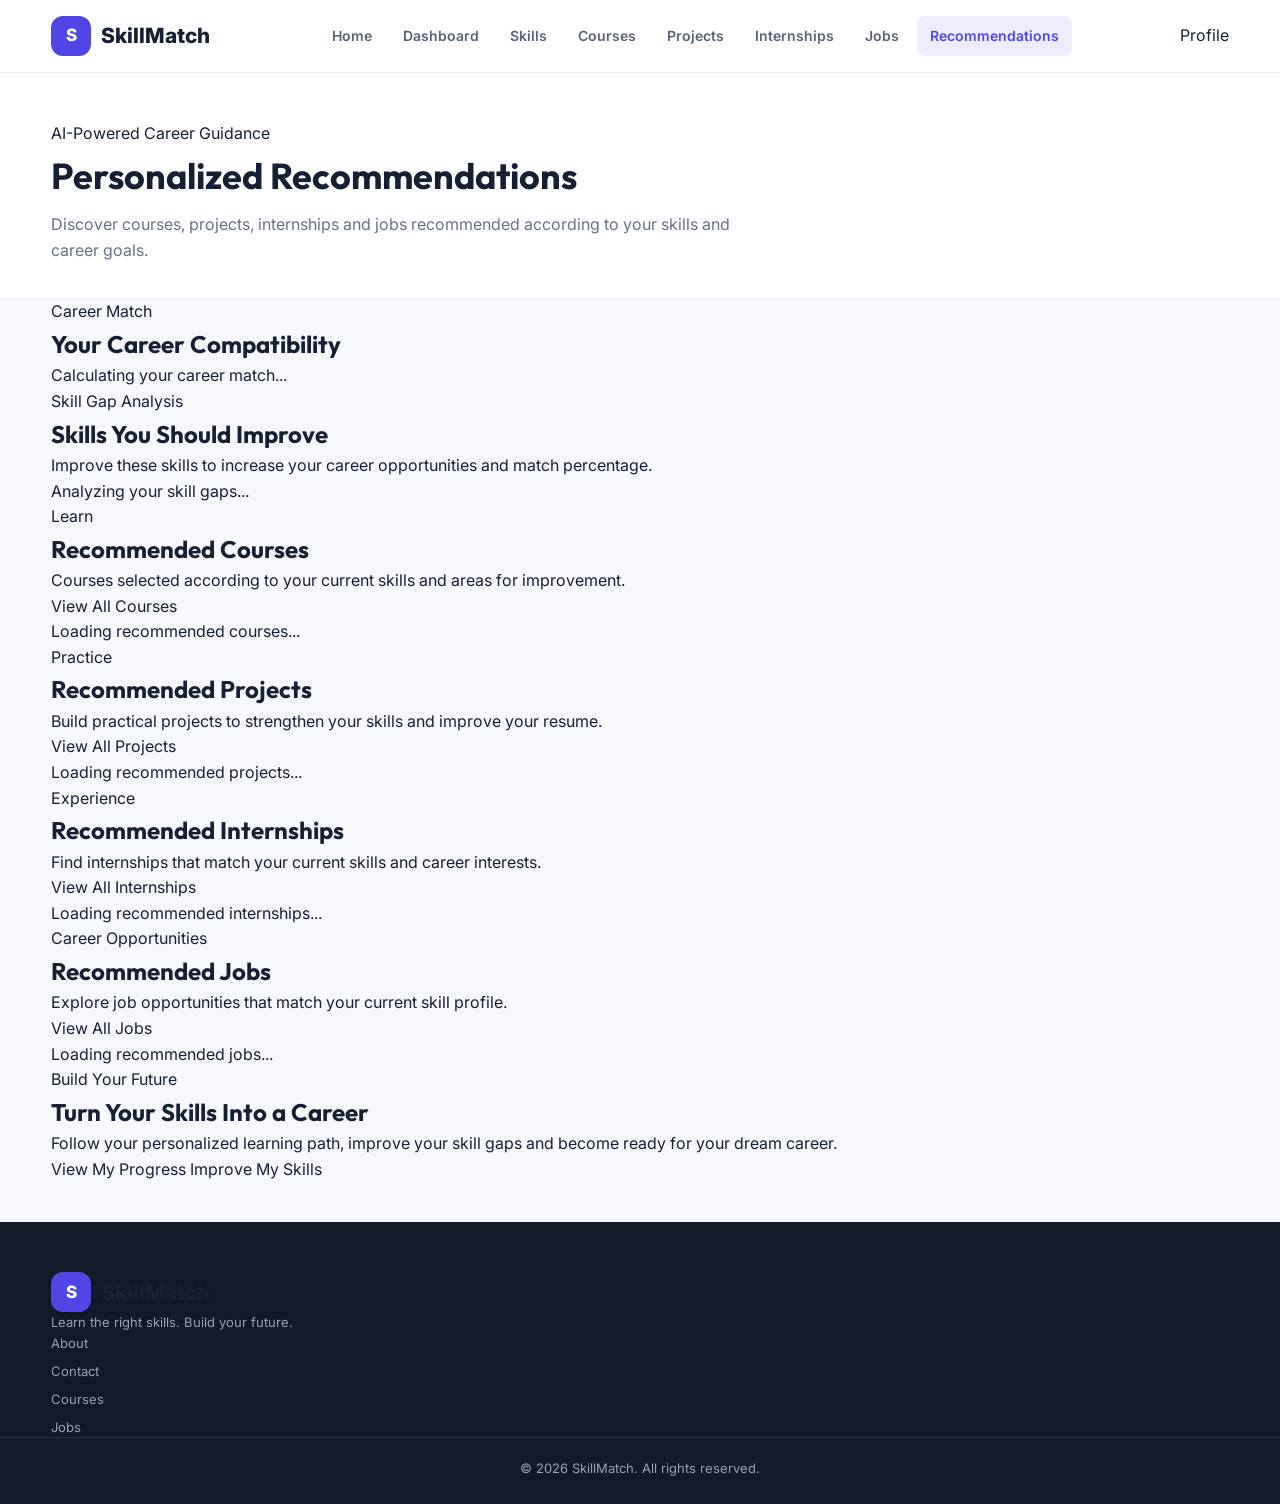
<file: recommendations.html>
<!DOCTYPE html>
<html lang="en">

<head>
    <meta charset="UTF-8">
    <meta name="viewport" content="width=device-width, initial-scale=1.0">

    <title>Recommendations — SkillMatch</title>

    <!-- Google Fonts -->
    <link rel="preconnect" href="https://fonts.googleapis.com">
    <link rel="preconnect" href="https://fonts.gstatic.com" crossorigin>

    <link
        href="https://fonts.googleapis.com/css2?family=Inter:wght@400;500;600;700&family=Outfit:wght@500;600;700&display=swap"
        rel="stylesheet">

    <!-- Main CSS -->
    <link rel="stylesheet" href="style.css">
</head>

<body data-page="recommendations">

    <!-- ================= NAVBAR ================= -->

    <header class="navbar">

        <div class="container navbar-inner">

            <a href="index.html" class="logo">
                <span class="logo-mark">S</span>
                <span class="logo-text">SkillMatch</span>
            </a>

            <nav class="nav-links">

                <a href="index.html">Home</a>
                <a href="dashboard.html">Dashboard</a>
                <a href="skills.html">Skills</a>
                <a href="courses.html">Courses</a>
                <a href="projects.html">Projects</a>
                <a href="internships.html">Internships</a>
                <a href="jobs.html">Jobs</a>
                <a href="recommendations.html" class="active">
                    Recommendations
                </a>

            </nav>

            <a href="profile.html" class="profile-link">
                Profile
            </a>

        </div>

    </header>


    <!-- ================= MAIN CONTENT ================= -->

    <main>

        <!-- Page Header -->

        <section class="page-header">

            <div class="container">

                <span class="section-label">
                    AI-Powered Career Guidance
                </span>

                <h1>
                    Personalized Recommendations
                </h1>

                <p>
                    Discover courses, projects, internships and jobs
                    recommended according to your skills and career goals.
                </p>

            </div>

        </section>


        <!-- ================= CAREER MATCH ================= -->

        <section class="recommendation-section">

            <div class="container">

                <div class="section-heading">

                    <div>
                        <span class="section-label">
                            Career Match
                        </span>

                        <h2>
                            Your Career Compatibility
                        </h2>
                    </div>

                </div>


                <div id="careerMatch" class="career-match-container">

                    <!-- JavaScript will insert career match information -->

                    <div class="loading-card">
                        Calculating your career match...
                    </div>

                </div>

            </div>

        </section>


        <!-- ================= SKILL GAPS ================= -->

        <section class="recommendation-section">

            <div class="container">

                <div class="section-heading">

                    <div>
                        <span class="section-label">
                            Skill Gap Analysis
                        </span>

                        <h2>
                            Skills You Should Improve
                        </h2>

                        <p>
                            Improve these skills to increase your career
                            opportunities and match percentage.
                        </p>
                    </div>

                </div>


                <div id="skillGaps" class="skill-gaps-container">

                    <!-- JavaScript will insert skill gaps -->

                    <div class="loading-card">
                        Analyzing your skill gaps...
                    </div>

                </div>

            </div>

        </section>


        <!-- ================= COURSES ================= -->

        <section class="recommendation-section">

            <div class="container">

                <div class="section-heading">

                    <div>
                        <span class="section-label">
                            Learn
                        </span>

                        <h2>
                            Recommended Courses
                        </h2>

                        <p>
                            Courses selected according to your current
                            skills and areas for improvement.
                        </p>
                    </div>

                    <a href="courses.html" class="outline-btn">
                        View All Courses
                    </a>

                </div>


                <div
                    id="courseRecommendations"
                    class="recommendation-grid">

                    <!-- JavaScript inserts course cards -->

                    <div class="loading-card">
                        Loading recommended courses...
                    </div>

                </div>

            </div>

        </section>


        <!-- ================= PROJECTS ================= -->

        <section class="recommendation-section">

            <div class="container">

                <div class="section-heading">

                    <div>
                        <span class="section-label">
                            Practice
                        </span>

                        <h2>
                            Recommended Projects
                        </h2>

                        <p>
                            Build practical projects to strengthen your
                            skills and improve your resume.
                        </p>

                    </div>

                    <a href="projects.html" class="outline-btn">
                        View All Projects
                    </a>

                </div>


                <div
                    id="projectRecommendations"
                    class="recommendation-grid">

                    <!-- JavaScript inserts project cards -->

                    <div class="loading-card">
                        Loading recommended projects...
                    </div>

                </div>

            </div>

        </section>


        <!-- ================= INTERNSHIPS ================= -->

        <section class="recommendation-section">

            <div class="container">

                <div class="section-heading">

                    <div>

                        <span class="section-label">
                            Experience
                        </span>

                        <h2>
                            Recommended Internships
                        </h2>

                        <p>
                            Find internships that match your current
                            skills and career interests.
                        </p>

                    </div>

                    <a href="internships.html" class="outline-btn">
                        View All Internships
                    </a>

                </div>


                <div
                    id="internshipRecommendations"
                    class="recommendation-grid">

                    <!-- JavaScript inserts internship cards -->

                    <div class="loading-card">
                        Loading recommended internships...
                    </div>

                </div>

            </div>

        </section>


        <!-- ================= JOBS ================= -->

        <section class="recommendation-section">

            <div class="container">

                <div class="section-heading">

                    <div>

                        <span class="section-label">
                            Career Opportunities
                        </span>

                        <h2>
                            Recommended Jobs
                        </h2>

                        <p>
                            Explore job opportunities that match your
                            current skill profile.
                        </p>

                    </div>

                    <a href="jobs.html" class="outline-btn">
                        View All Jobs
                    </a>

                </div>


                <div
                    id="jobRecommendations"
                    class="recommendation-grid">

                    <!-- JavaScript inserts job cards -->

                    <div class="loading-card">
                        Loading recommended jobs...
                    </div>

                </div>

            </div>

        </section>


        <!-- ================= CAREER ROADMAP CTA ================= -->

        <section class="recommendation-cta">

            <div class="container">

                <div class="cta-content">

                    <span class="section-label">
                        Build Your Future
                    </span>

                    <h2>
                        Turn Your Skills Into a Career
                    </h2>

                    <p>
                        Follow your personalized learning path,
                        improve your skill gaps and become ready
                        for your dream career.
                    </p>

                    <div class="cta-buttons">

                        <a
                            href="progress.html"
                            class="primary-btn">
                            View My Progress
                        </a>

                        <a
                            href="skills.html"
                            class="outline-btn">
                            Improve My Skills
                        </a>

                    </div>

                </div>

            </div>

        </section>

    </main>


    <!-- ================= FOOTER ================= -->

    <footer class="footer">

        <div class="container footer-inner">

            <div class="footer-brand">

                <a href="index.html" class="logo">

                    <span class="logo-mark">S</span>

                    <span class="logo-text">
                        SkillMatch
                    </span>

                </a>

                <p>
                    Learn the right skills. Build your future.
                </p>

            </div>


            <div class="footer-links">

                <a href="about.html">About</a>
                <a href="contact.html">Contact</a>
                <a href="courses.html">Courses</a>
                <a href="jobs.html">Jobs</a>

            </div>

        </div>


        <div class="footer-bottom">

            <p>
                © 2026 SkillMatch. All rights reserved.
            </p>

        </div>

    </footer>


    <!-- ================= JAVASCRIPT ================= -->

    <script src="script.js"></script>
    <script src="recommendations.js"></script>

</body>

</html>
</file>
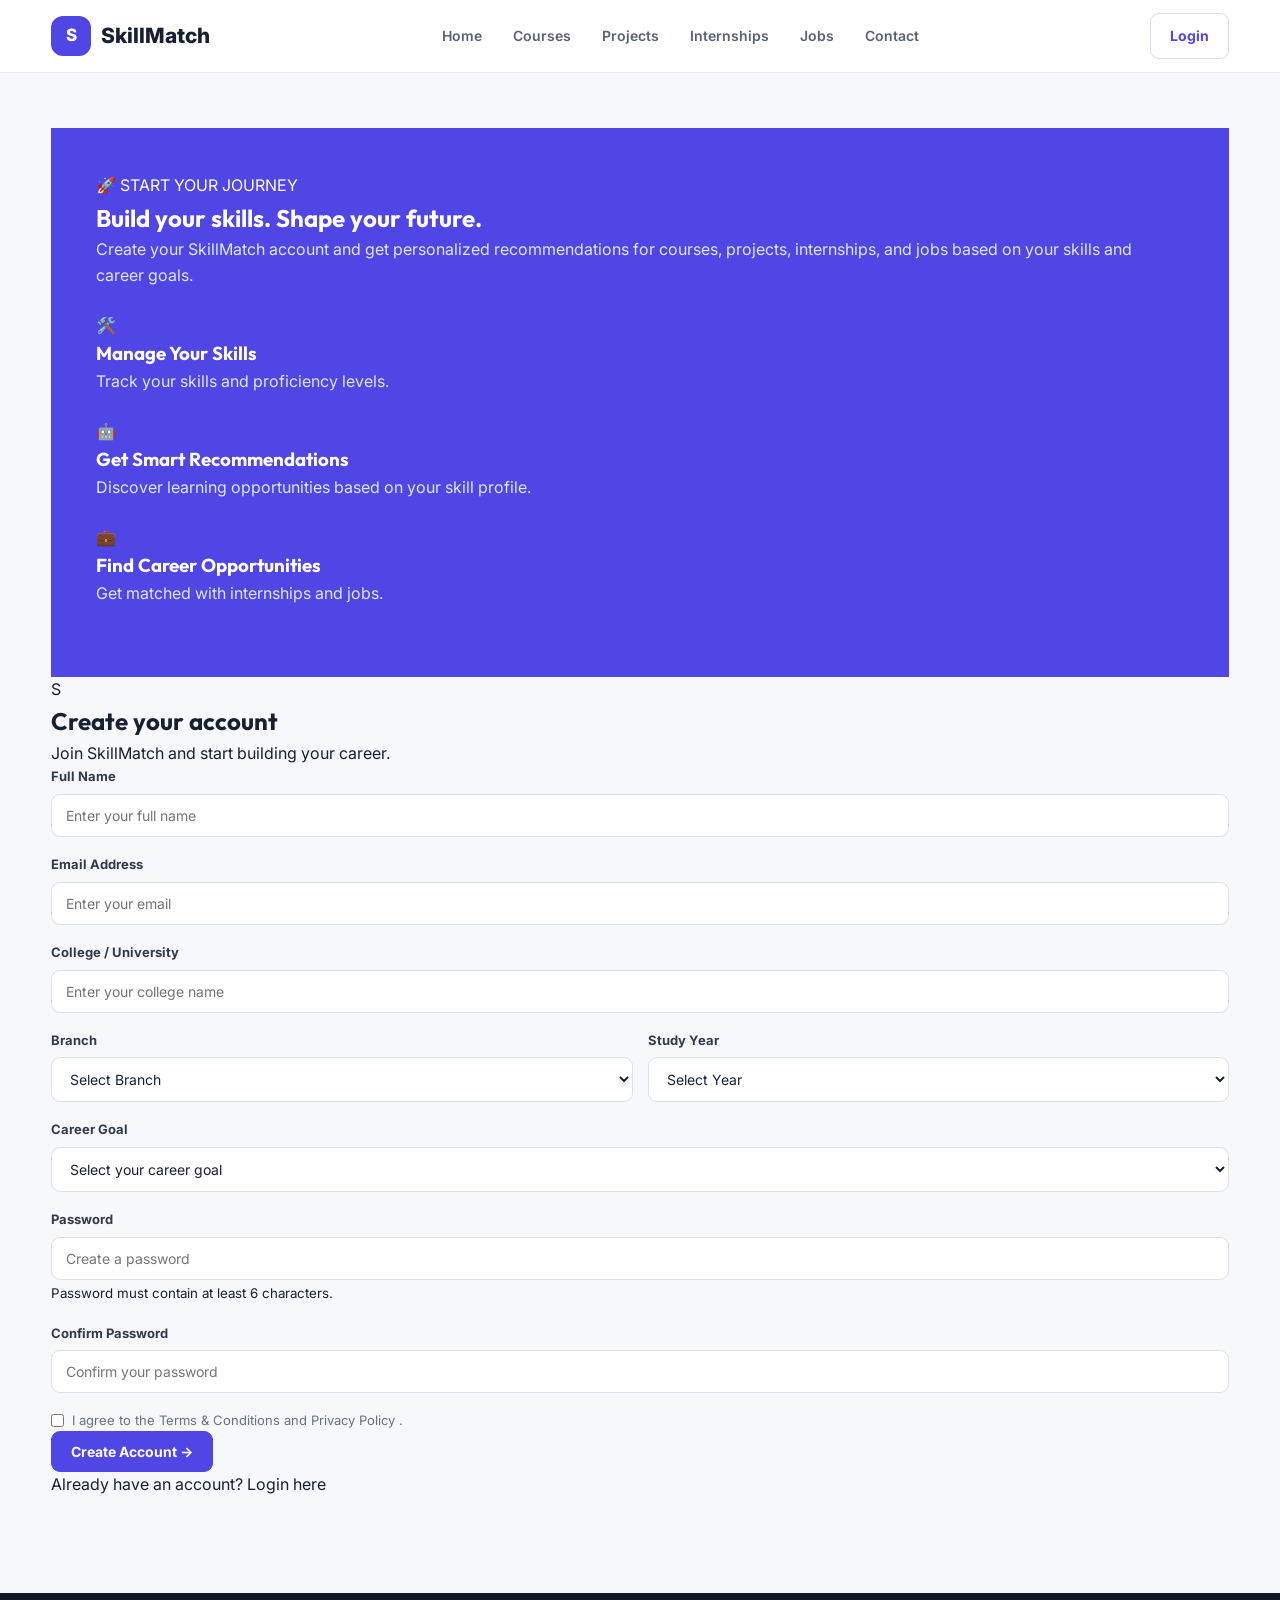
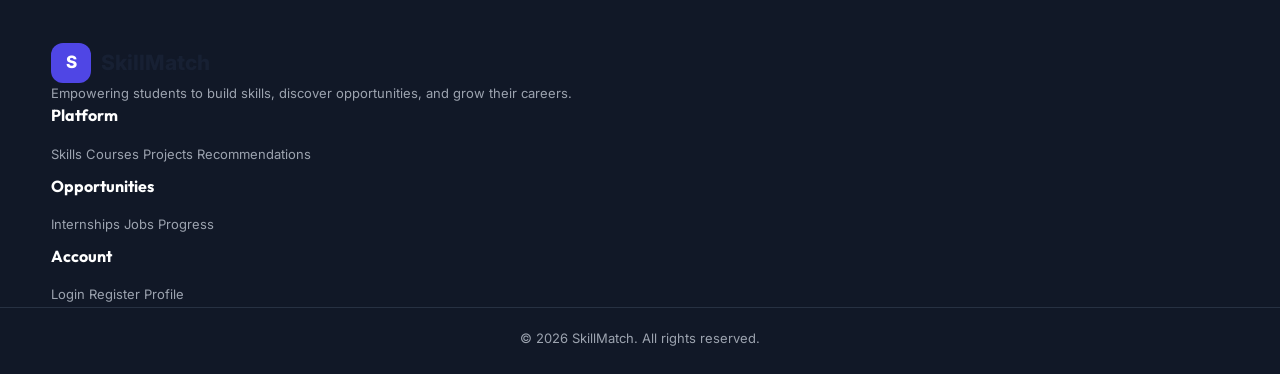
<file: register.html>
<!DOCTYPE html>
<html lang="en">

<head>
    <meta charset="UTF-8">
    <meta name="viewport" content="width=device-width, initial-scale=1.0">

    <title>Create Account — SkillMatch</title>

    <!-- Google Fonts -->
    <link rel="preconnect" href="https://fonts.googleapis.com">
    <link rel="preconnect" href="https://fonts.gstatic.com" crossorigin>

    <link href="https://fonts.googleapis.com/css2?family=Inter:wght@400;500;600;700&family=Outfit:wght@500;600;700;800&display=swap"
        rel="stylesheet">

    <!-- Main CSS -->
    <link rel="stylesheet" href="style.css">
</head>

<body data-page="register">

    <!-- ================= NAVBAR ================= -->

    <header class="navbar">

        <div class="container navbar-inner">

            <!-- Logo -->

            <a href="index.html" class="logo">

                <span class="logo-mark">
                    S
                </span>

                <span class="logo-text">
                    SkillMatch
                </span>

            </a>


            <!-- Navigation -->

            <nav class="nav-links">

                <a href="index.html">
                    Home
                </a>

                <a href="courses.html">
                    Courses
                </a>

                <a href="projects.html">
                    Projects
                </a>

                <a href="internships.html">
                    Internships
                </a>

                <a href="jobs.html">
                    Jobs
                </a>

                <a href="contact.html">
                    Contact
                </a>

            </nav>


            <!-- Login -->

            <div class="nav-actions">

                <a href="login.html" class="btn btn-outline">
                    Login
                </a>

            </div>

        </div>

    </header>


    <!-- ================= REGISTER SECTION ================= -->

    <main>

        <section class="auth-section">

            <div class="container auth-container">


                <!-- ================= LEFT CONTENT ================= -->

                <div class="auth-info">

                    <span class="hero-badge">
                        🚀 START YOUR JOURNEY
                    </span>

                    <h1>
                        Build your skills.
                        <span>Shape your future.</span>
                    </h1>

                    <p>
                        Create your SkillMatch account and get personalized
                        recommendations for courses, projects, internships,
                        and jobs based on your skills and career goals.
                    </p>


                    <!-- Benefits -->

                    <div class="auth-benefits">

                        <div class="benefit-item">

                            <div class="benefit-icon">
                                🛠️
                            </div>

                            <div>

                                <h3>
                                    Manage Your Skills
                                </h3>

                                <p>
                                    Track your skills and proficiency levels.
                                </p>

                            </div>

                        </div>


                        <div class="benefit-item">

                            <div class="benefit-icon">
                                🤖
                            </div>

                            <div>

                                <h3>
                                    Get Smart Recommendations
                                </h3>

                                <p>
                                    Discover learning opportunities based
                                    on your skill profile.
                                </p>

                            </div>

                        </div>


                        <div class="benefit-item">

                            <div class="benefit-icon">
                                💼
                            </div>

                            <div>

                                <h3>
                                    Find Career Opportunities
                                </h3>

                                <p>
                                    Get matched with internships and jobs.
                                </p>

                            </div>

                        </div>

                    </div>

                </div>


                <!-- ================= REGISTER FORM ================= -->

                <div class="auth-card">

                    <div class="auth-header">

                        <div class="auth-logo">
                            S
                        </div>

                        <h2>
                            Create your account
                        </h2>

                        <p>
                            Join SkillMatch and start building your career.
                        </p>

                    </div>


                    <form id="registerForm">


                        <!-- Full Name -->

                        <div class="form-group">

                            <label for="fullName">
                                Full Name
                            </label>

                            <input
                                type="text"
                                id="fullName"
                                name="fullName"
                                placeholder="Enter your full name"
                                autocomplete="name"
                                required
                            >

                        </div>


                        <!-- Email -->

                        <div class="form-group">

                            <label for="email">
                                Email Address
                            </label>

                            <input
                                type="email"
                                id="email"
                                name="email"
                                placeholder="Enter your email"
                                autocomplete="email"
                                required
                            >

                        </div>


                        <!-- College -->

                        <div class="form-group">

                            <label for="college">
                                College / University
                            </label>

                            <input
                                type="text"
                                id="college"
                                name="college"
                                placeholder="Enter your college name"
                                required
                            >

                        </div>


                        <!-- Education -->

                        <div class="form-row">


                            <div class="form-group">

                                <label for="branch">
                                    Branch
                                </label>

                                <select
                                    id="branch"
                                    name="branch"
                                    required
                                >

                                    <option value="">
                                        Select Branch
                                    </option>

                                    <option value="CSE">
                                        Computer Science
                                    </option>

                                    <option value="IT">
                                        Information Technology
                                    </option>

                                    <option value="ECE">
                                        Electronics & Communication
                                    </option>

                                    <option value="EEE">
                                        Electrical & Electronics
                                    </option>

                                    <option value="MECH">
                                        Mechanical
                                    </option>

                                    <option value="CIVIL">
                                        Civil
                                    </option>

                                    <option value="OTHER">
                                        Other
                                    </option>

                                </select>

                            </div>


                            <div class="form-group">

                                <label for="year">
                                    Study Year
                                </label>

                                <select
                                    id="year"
                                    name="year"
                                    required
                                >

                                    <option value="">
                                        Select Year
                                    </option>

                                    <option value="1">
                                        1st Year
                                    </option>

                                    <option value="2">
                                        2nd Year
                                    </option>

                                    <option value="3">
                                        3rd Year
                                    </option>

                                    <option value="4">
                                        4th Year
                                    </option>

                                    <option value="graduate">
                                        Graduate
                                    </option>

                                </select>

                            </div>

                        </div>


                        <!-- Career Goal -->

                        <div class="form-group">

                            <label for="careerGoal">
                                Career Goal
                            </label>

                            <select
                                id="careerGoal"
                                name="careerGoal"
                                required
                            >

                                <option value="">
                                    Select your career goal
                                </option>

                                <option value="frontend">
                                    Frontend Developer
                                </option>

                                <option value="backend">
                                    Backend Developer
                                </option>

                                <option value="fullstack">
                                    Full Stack Developer
                                </option>

                                <option value="software">
                                    Software Developer
                                </option>

                                <option value="data">
                                    Data Scientist
                                </option>

                                <option value="datascience">
                                    Data Analyst
                                </option>

                                <option value="ai">
                                    AI / ML Engineer
                                </option>

                                <option value="cybersecurity">
                                    Cybersecurity Specialist
                                </option>

                                <option value="uiux">
                                    UI/UX Designer
                                </option>

                                <option value="cloud">
                                    Cloud Engineer
                                </option>

                                <option value="other">
                                    Other
                                </option>

                            </select>

                        </div>


                        <!-- Password -->

                        <div class="form-group">

                            <label for="password">
                                Password
                            </label>

                            <input
                                type="password"
                                id="password"
                                name="password"
                                placeholder="Create a password"
                                autocomplete="new-password"
                                minlength="6"
                                required
                            >

                            <small>
                                Password must contain at least 6 characters.
                            </small>

                        </div>


                        <!-- Confirm Password -->

                        <div class="form-group">

                            <label for="confirmPassword">
                                Confirm Password
                            </label>

                            <input
                                type="password"
                                id="confirmPassword"
                                name="confirmPassword"
                                placeholder="Confirm your password"
                                autocomplete="new-password"
                                minlength="6"
                                required
                            >

                        </div>


                        <!-- Terms -->

                        <div class="checkbox-group">

                            <input
                                type="checkbox"
                                id="terms"
                                name="terms"
                                required
                            >

                            <label for="terms">

                                I agree to the
                                <a href="#">
                                    Terms & Conditions
                                </a>
                                and
                                <a href="#">
                                    Privacy Policy
                                </a>.

                            </label>

                        </div>


                        <!-- Submit -->

                        <button
                            type="submit"
                            class="btn btn-primary btn-full"
                        >
                            Create Account →
                        </button>


                        <!-- Login Link -->

                        <div class="auth-footer">

                            <p>
                                Already have an account?

                                <a href="login.html">
                                    Login here
                                </a>
                            </p>

                        </div>

                    </form>

                </div>

            </div>

        </section>

    </main>


    <!-- ================= FOOTER ================= -->

    <footer class="footer">

        <div class="container footer-content">


            <div class="footer-brand">

                <a href="index.html" class="logo">

                    <span class="logo-mark">
                        S
                    </span>

                    <span class="logo-text">
                        SkillMatch
                    </span>

                </a>

                <p>
                    Empowering students to build skills,
                    discover opportunities, and grow their careers.
                </p>

            </div>


            <div class="footer-links">


                <div>

                    <h4>
                        Platform
                    </h4>

                    <a href="skills.html">
                        Skills
                    </a>

                    <a href="courses.html">
                        Courses
                    </a>

                    <a href="projects.html">
                        Projects
                    </a>

                    <a href="recommendations.html">
                        Recommendations
                    </a>

                </div>


                <div>

                    <h4>
                        Opportunities
                    </h4>

                    <a href="internships.html">
                        Internships
                    </a>

                    <a href="jobs.html">
                        Jobs
                    </a>

                    <a href="progress.html">
                        Progress
                    </a>

                </div>


                <div>

                    <h4>
                        Account
                    </h4>

                    <a href="login.html">
                        Login
                    </a>

                    <a href="register.html">
                        Register
                    </a>

                    <a href="profile.html">
                        Profile
                    </a>

                </div>

            </div>

        </div>


        <div class="footer-bottom">

            <div class="container">

                <p>
                    © 2026 SkillMatch. All rights reserved.
                </p>

            </div>

        </div>

    </footer>


    <!-- JavaScript -->

    <script src="script.js"></script>

</body>

</html>
</file>
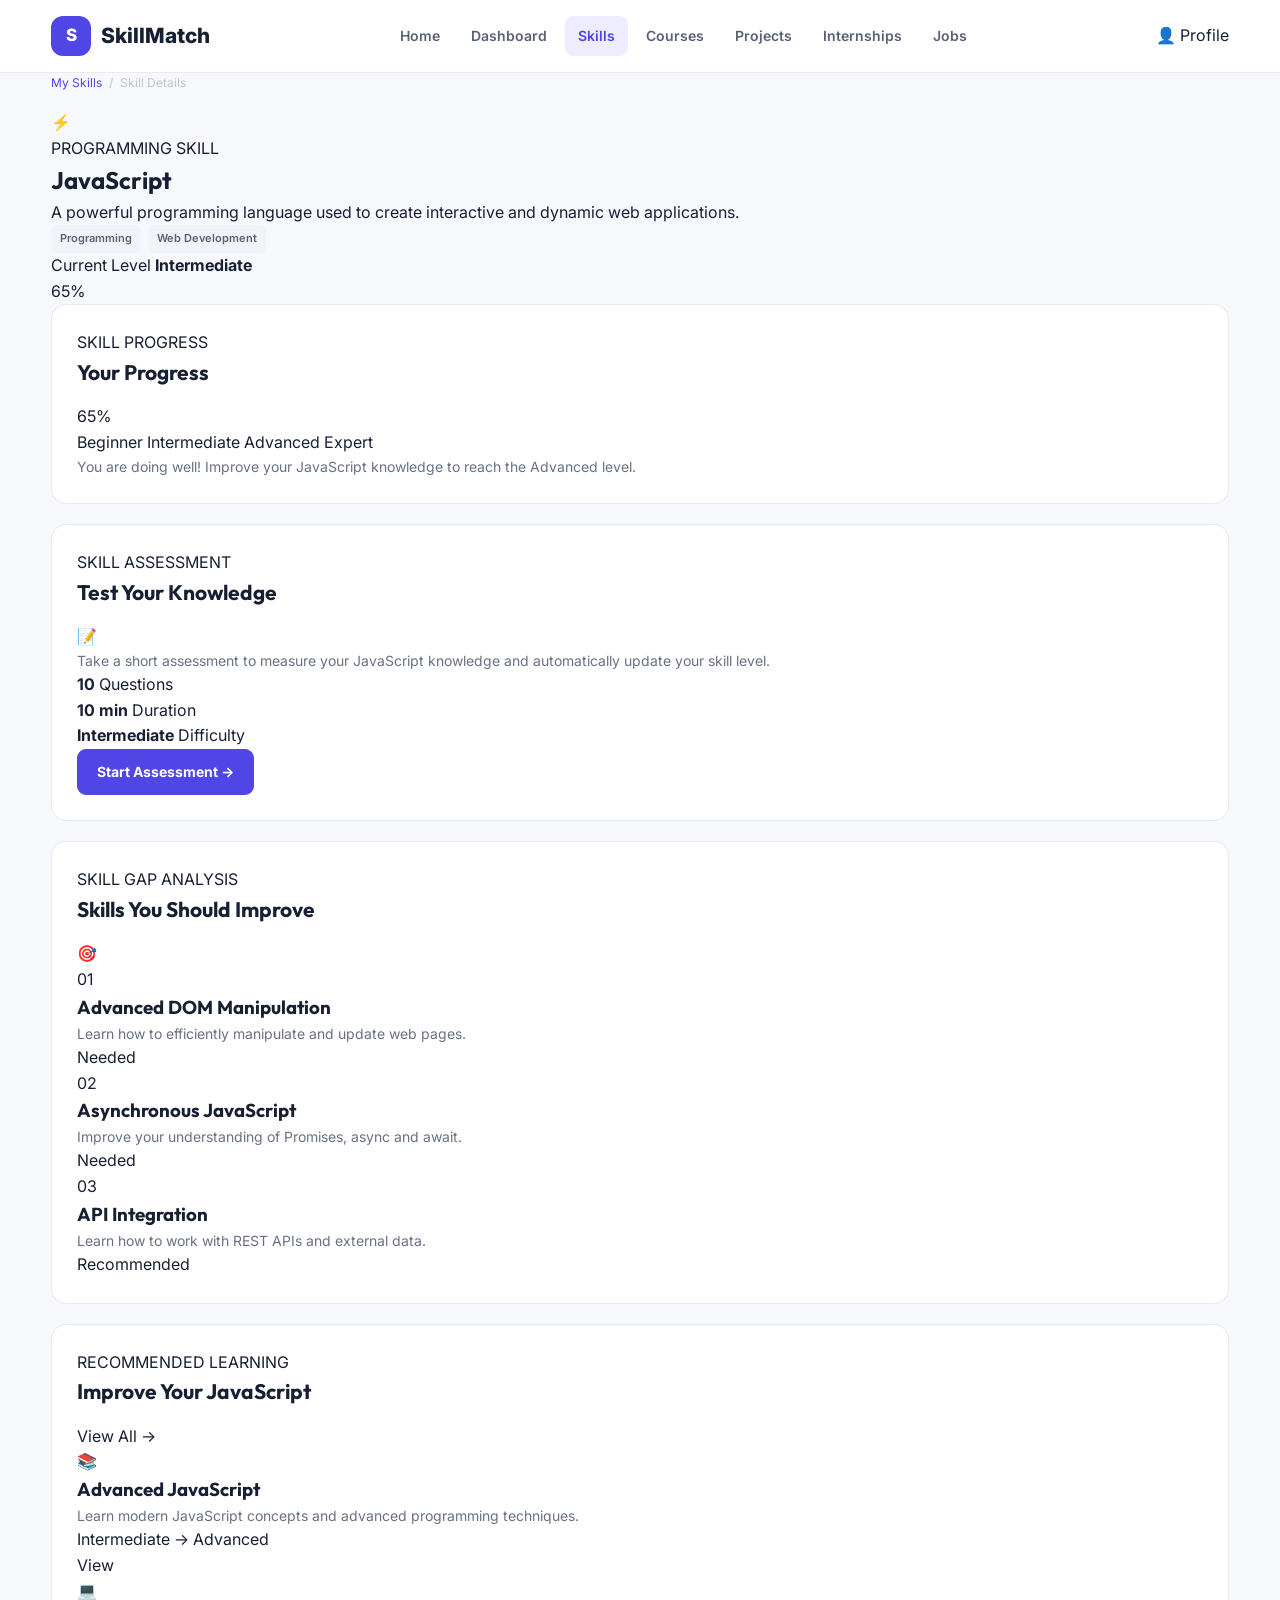
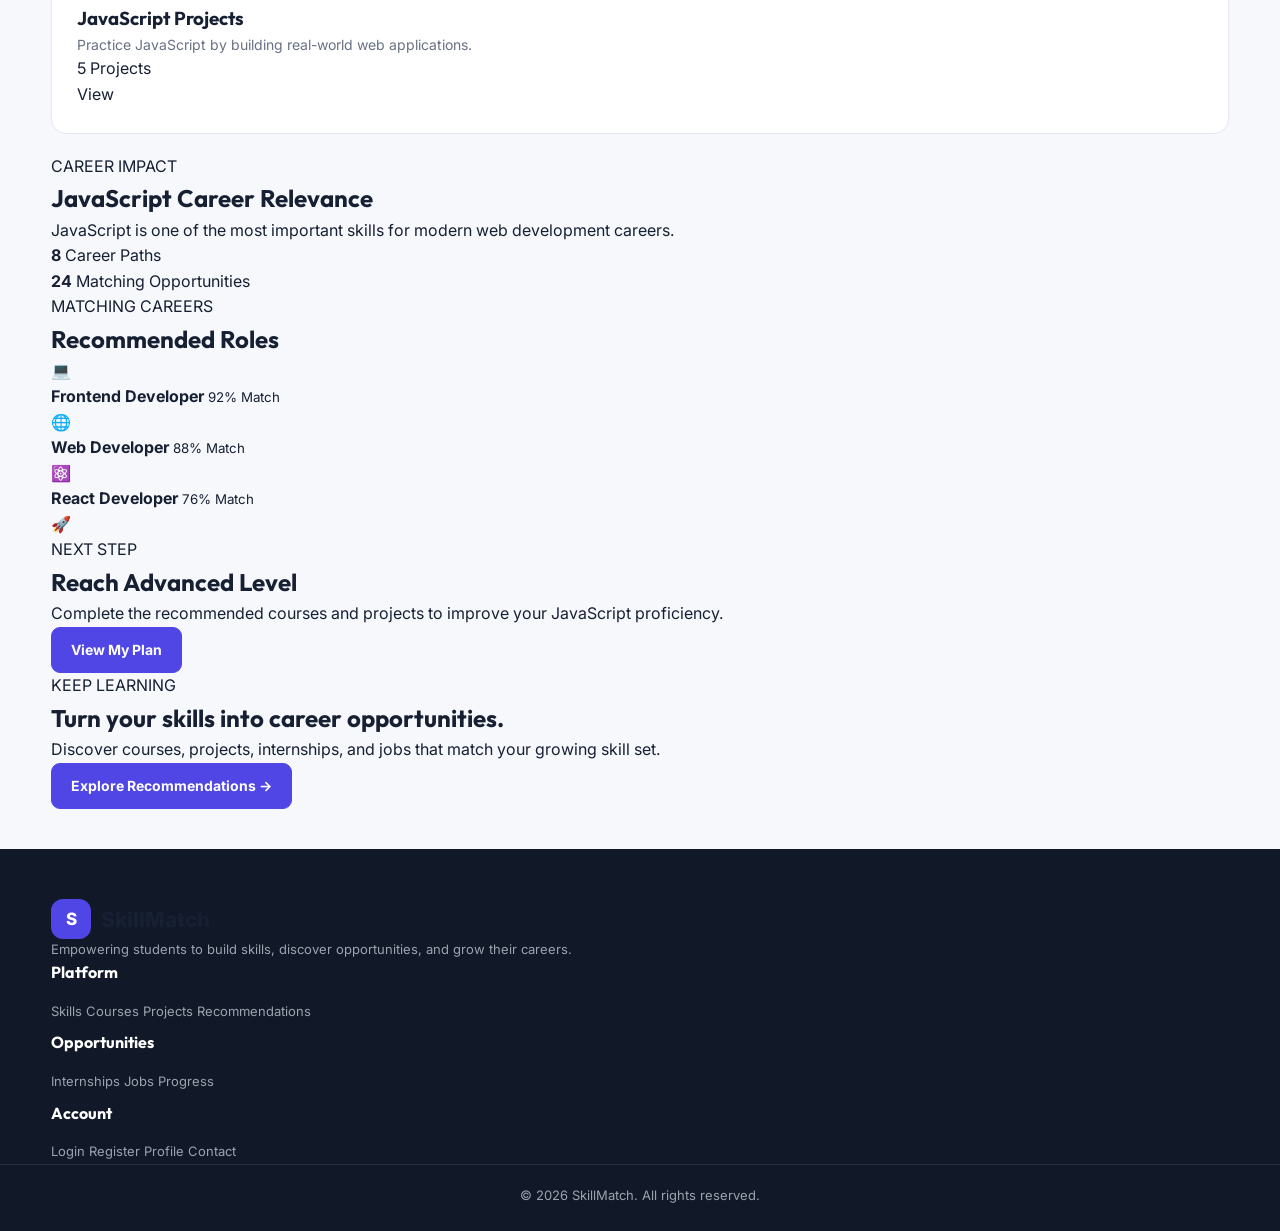
<file: skill-details.html>
<!DOCTYPE html>
<html lang="en">

<head>
    <meta charset="UTF-8">
    <meta name="viewport" content="width=device-width, initial-scale=1.0">

    <title>Skill Details — SkillMatch</title>

    <!-- Google Fonts -->
    <link rel="preconnect" href="https://fonts.googleapis.com">
    <link rel="preconnect" href="https://fonts.gstatic.com" crossorigin>

    <link href="https://fonts.googleapis.com/css2?family=Inter:wght@400;500;600;700&family=Outfit:wght@500;600;700;800&display=swap"
        rel="stylesheet">

    <!-- Main CSS -->
    <link rel="stylesheet" href="style.css">
</head>

<body data-page="skill-details">

    <!-- ================= NAVBAR ================= -->

    <header class="navbar">

        <div class="container navbar-inner">

            <!-- Logo -->

            <a href="index.html" class="logo">

                <span class="logo-mark">
                    S
                </span>

                <span class="logo-text">
                    SkillMatch
                </span>

            </a>


            <!-- Navigation -->

            <nav class="nav-links">

                <a href="index.html">
                    Home
                </a>

                <a href="dashboard.html">
                    Dashboard
                </a>

                <a href="skills.html" class="active">
                    Skills
                </a>

                <a href="courses.html">
                    Courses
                </a>

                <a href="projects.html">
                    Projects
                </a>

                <a href="internships.html">
                    Internships
                </a>

                <a href="jobs.html">
                    Jobs
                </a>

            </nav>


            <!-- Profile -->

            <div class="nav-actions">

                <a href="profile.html" class="profile-link">
                    👤 Profile
                </a>

            </div>

        </div>

    </header>


    <!-- ================= MAIN ================= -->

    <main>

        <!-- ================= BREADCRUMB ================= -->

        <section class="breadcrumb-section">

            <div class="container">

                <div class="breadcrumb">

                    <a href="skills.html">
                        My Skills
                    </a>

                    <span>
                        /
                    </span>

                    <span>
                        Skill Details
                    </span>

                </div>

            </div>

        </section>


        <!-- ================= SKILL HEADER ================= -->

        <section class="skill-detail-header">

            <div class="container">

                <div class="skill-detail-main">

                    <!-- Skill Icon -->

                    <div class="large-skill-icon">
                        ⚡
                    </div>


                    <!-- Skill Information -->

                    <div class="skill-title">

                        <span class="section-label">
                            PROGRAMMING SKILL
                        </span>

                        <h1>
                            JavaScript
                        </h1>

                        <p>
                            A powerful programming language used to create
                            interactive and dynamic web applications.
                        </p>

                        <div class="skill-tags">

                            <span class="tag">
                                Programming
                            </span>

                            <span class="tag">
                                Web Development
                            </span>

                        </div>

                    </div>


                    <!-- Skill Level -->

                    <div class="skill-level-box">

                        <span>
                            Current Level
                        </span>

                        <strong>
                            Intermediate
                        </strong>

                        <div class="large-score">
                            65%
                        </div>

                    </div>

                </div>

            </div>

        </section>


        <!-- ================= SKILL CONTENT ================= -->

        <section class="skill-details-section">

            <div class="container">

                <div class="skill-details-grid">


                    <!-- ================= LEFT COLUMN ================= -->

                    <div class="skill-details-left">


                        <!-- Progress Card -->

                        <div class="detail-card">

                            <div class="detail-card-header">

                                <div>

                                    <span class="section-label">
                                        SKILL PROGRESS
                                    </span>

                                    <h2>
                                        Your Progress
                                    </h2>

                                </div>

                                <span class="progress-percentage">
                                    65%
                                </span>

                            </div>


                            <div class="large-progress-bar">

                                <div
                                    class="large-progress"
                                    style="width: 65%;">
                                </div>

                            </div>


                            <div class="progress-levels">

                                <span>
                                    Beginner
                                </span>

                                <span class="current-level">
                                    Intermediate
                                </span>

                                <span>
                                    Advanced
                                </span>

                                <span>
                                    Expert
                                </span>

                            </div>


                            <p class="progress-message">
                                You are doing well! Improve your JavaScript
                                knowledge to reach the Advanced level.
                            </p>

                        </div>


                        <!-- Assessment Card -->

                        <div class="detail-card">

                            <div class="detail-card-header">

                                <div>

                                    <span class="section-label">
                                        SKILL ASSESSMENT
                                    </span>

                                    <h2>
                                        Test Your Knowledge
                                    </h2>

                                </div>

                                <span class="assessment-icon">
                                    📝
                                </span>

                            </div>


                            <p>
                                Take a short assessment to measure your
                                JavaScript knowledge and automatically
                                update your skill level.
                            </p>


                            <div class="assessment-info">

                                <div>
                                    <strong>
                                        10
                                    </strong>

                                    <span>
                                        Questions
                                    </span>
                                </div>


                                <div>
                                    <strong>
                                        10 min
                                    </strong>

                                    <span>
                                        Duration
                                    </span>
                                </div>


                                <div>
                                    <strong>
                                        Intermediate
                                    </strong>

                                    <span>
                                        Difficulty
                                    </span>
                                </div>

                            </div>


                            <a
                                href="#"
                                class="btn btn-primary"
                            >
                                Start Assessment →
                            </a>

                        </div>


                        <!-- Skill Gap Card -->

                        <div class="detail-card">

                            <div class="detail-card-header">

                                <div>

                                    <span class="section-label">
                                        SKILL GAP ANALYSIS
                                    </span>

                                    <h2>
                                        Skills You Should Improve
                                    </h2>

                                </div>

                                <span class="gap-icon">
                                    🎯
                                </span>

                            </div>


                            <div class="gap-list">


                                <div class="gap-item">

                                    <div class="gap-icon-small">
                                        01
                                    </div>

                                    <div class="gap-content">

                                        <h3>
                                            Advanced DOM Manipulation
                                        </h3>

                                        <p>
                                            Learn how to efficiently
                                            manipulate and update web pages.
                                        </p>

                                    </div>

                                    <span class="gap-status">
                                        Needed
                                    </span>

                                </div>


                                <div class="gap-item">

                                    <div class="gap-icon-small">
                                        02
                                    </div>

                                    <div class="gap-content">

                                        <h3>
                                            Asynchronous JavaScript
                                        </h3>

                                        <p>
                                            Improve your understanding of
                                            Promises, async and await.
                                        </p>

                                    </div>

                                    <span class="gap-status">
                                        Needed
                                    </span>

                                </div>


                                <div class="gap-item">

                                    <div class="gap-icon-small">
                                        03
                                    </div>

                                    <div class="gap-content">

                                        <h3>
                                            API Integration
                                        </h3>

                                        <p>
                                            Learn how to work with REST APIs
                                            and external data.
                                        </p>

                                    </div>

                                    <span class="gap-status">
                                        Recommended
                                    </span>

                                </div>

                            </div>

                        </div>


                        <!-- Learning Recommendations -->

                        <div class="detail-card">

                            <div class="detail-card-header">

                                <div>

                                    <span class="section-label">
                                        RECOMMENDED LEARNING
                                    </span>

                                    <h2>
                                        Improve Your JavaScript
                                    </h2>

                                </div>

                                <a
                                    href="courses.html"
                                    class="view-all"
                                >
                                    View All →
                                </a>

                            </div>


                            <div class="learning-list">


                                <div class="learning-item">

                                    <div class="learning-icon">
                                        📚
                                    </div>

                                    <div class="learning-info">

                                        <h3>
                                            Advanced JavaScript
                                        </h3>

                                        <p>
                                            Learn modern JavaScript concepts
                                            and advanced programming techniques.
                                        </p>

                                        <span>
                                            Intermediate → Advanced
                                        </span>

                                    </div>

                                    <a
                                        href="course-details.html"
                                        class="small-btn"
                                    >
                                        View
                                    </a>

                                </div>


                                <div class="learning-item">

                                    <div class="learning-icon">
                                        💻
                                    </div>

                                    <div class="learning-info">

                                        <h3>
                                            JavaScript Projects
                                        </h3>

                                        <p>
                                            Practice JavaScript by building
                                            real-world web applications.
                                        </p>

                                        <span>
                                            5 Projects
                                        </span>

                                    </div>

                                    <a
                                        href="projects.html"
                                        class="small-btn"
                                    >
                                        View
                                    </a>

                                </div>


                            </div>

                        </div>

                    </div>


                    <!-- ================= RIGHT COLUMN ================= -->

                    <aside class="skill-details-right">


                        <!-- Career Impact -->

                        <div class="side-card">

                            <span class="section-label">
                                CAREER IMPACT
                            </span>

                            <h2>
                                JavaScript Career Relevance
                            </h2>

                            <p>
                                JavaScript is one of the most important
                                skills for modern web development careers.
                            </p>


                            <div class="career-stat">

                                <strong>
                                    8
                                </strong>

                                <span>
                                    Career Paths
                                </span>

                            </div>


                            <div class="career-stat">

                                <strong>
                                    24
                                </strong>

                                <span>
                                    Matching Opportunities
                                </span>

                            </div>

                        </div>


                        <!-- Matching Roles -->

                        <div class="side-card">

                            <span class="section-label">
                                MATCHING CAREERS
                            </span>

                            <h2>
                                Recommended Roles
                            </h2>


                            <div class="career-list">

                                <div class="career-item">

                                    <span>
                                        💻
                                    </span>

                                    <div>
                                        <strong>
                                            Frontend Developer
                                        </strong>

                                        <small>
                                            92% Match
                                        </small>
                                    </div>

                                </div>


                                <div class="career-item">

                                    <span>
                                        🌐
                                    </span>

                                    <div>
                                        <strong>
                                            Web Developer
                                        </strong>

                                        <small>
                                            88% Match
                                        </small>
                                    </div>

                                </div>


                                <div class="career-item">

                                    <span>
                                        ⚛️
                                    </span>

                                    <div>
                                        <strong>
                                            React Developer
                                        </strong>

                                        <small>
                                            76% Match
                                        </small>
                                    </div>

                                </div>

                            </div>

                        </div>


                        <!-- Improvement Plan -->

                        <div class="side-card improvement-plan">

                            <div class="plan-icon">
                                🚀
                            </div>

                            <span class="section-label">
                                NEXT STEP
                            </span>

                            <h2>
                                Reach Advanced Level
                            </h2>

                            <p>
                                Complete the recommended courses and
                                projects to improve your JavaScript
                                proficiency.
                            </p>

                            <a
                                href="recommendations.html"
                                class="btn btn-primary"
                            >
                                View My Plan
                            </a>

                        </div>


                    </aside>

                </div>

            </div>

        </section>


        <!-- ================= BOTTOM CTA ================= -->

        <section class="cta">

            <div class="container">

                <div class="cta-content">

                    <span>
                        KEEP LEARNING
                    </span>

                    <h2>
                        Turn your skills into
                        career opportunities.
                    </h2>

                    <p>
                        Discover courses, projects, internships,
                        and jobs that match your growing skill set.
                    </p>

                    <a
                        href="recommendations.html"
                        class="btn btn-primary btn-large"
                    >
                        Explore Recommendations →
                    </a>

                </div>

            </div>

        </section>

    </main>


    <!-- ================= FOOTER ================= -->

    <footer class="footer">

        <div class="container footer-content">


            <!-- Brand -->

            <div class="footer-brand">

                <a href="index.html" class="logo">

                    <span class="logo-mark">
                        S
                    </span>

                    <span class="logo-text">
                        SkillMatch
                    </span>

                </a>

                <p>
                    Empowering students to build skills,
                    discover opportunities, and grow their careers.
                </p>

            </div>


            <!-- Footer Links -->

            <div class="footer-links">


                <div>

                    <h4>
                        Platform
                    </h4>

                    <a href="skills.html">
                        Skills
                    </a>

                    <a href="courses.html">
                        Courses
                    </a>

                    <a href="projects.html">
                        Projects
                    </a>

                    <a href="recommendations.html">
                        Recommendations
                    </a>

                </div>


                <div>

                    <h4>
                        Opportunities
                    </h4>

                    <a href="internships.html">
                        Internships
                    </a>

                    <a href="jobs.html">
                        Jobs
                    </a>

                    <a href="progress.html">
                        Progress
                    </a>

                </div>


                <div>

                    <h4>
                        Account
                    </h4>

                    <a href="login.html">
                        Login
                    </a>

                    <a href="register.html">
                        Register
                    </a>

                    <a href="profile.html">
                        Profile
                    </a>

                    <a href="contact.html">
                        Contact
                    </a>

                </div>


            </div>

        </div>


        <!-- Footer Bottom -->

        <div class="footer-bottom">

            <div class="container">

                <p>
                    © 2026 SkillMatch. All rights reserved.
                </p>

            </div>

        </div>

    </footer>


    <!-- JavaScript -->

    <script src="script.js"></script>
    <script src="skills.js"></script>

</body>

</html>
</file>
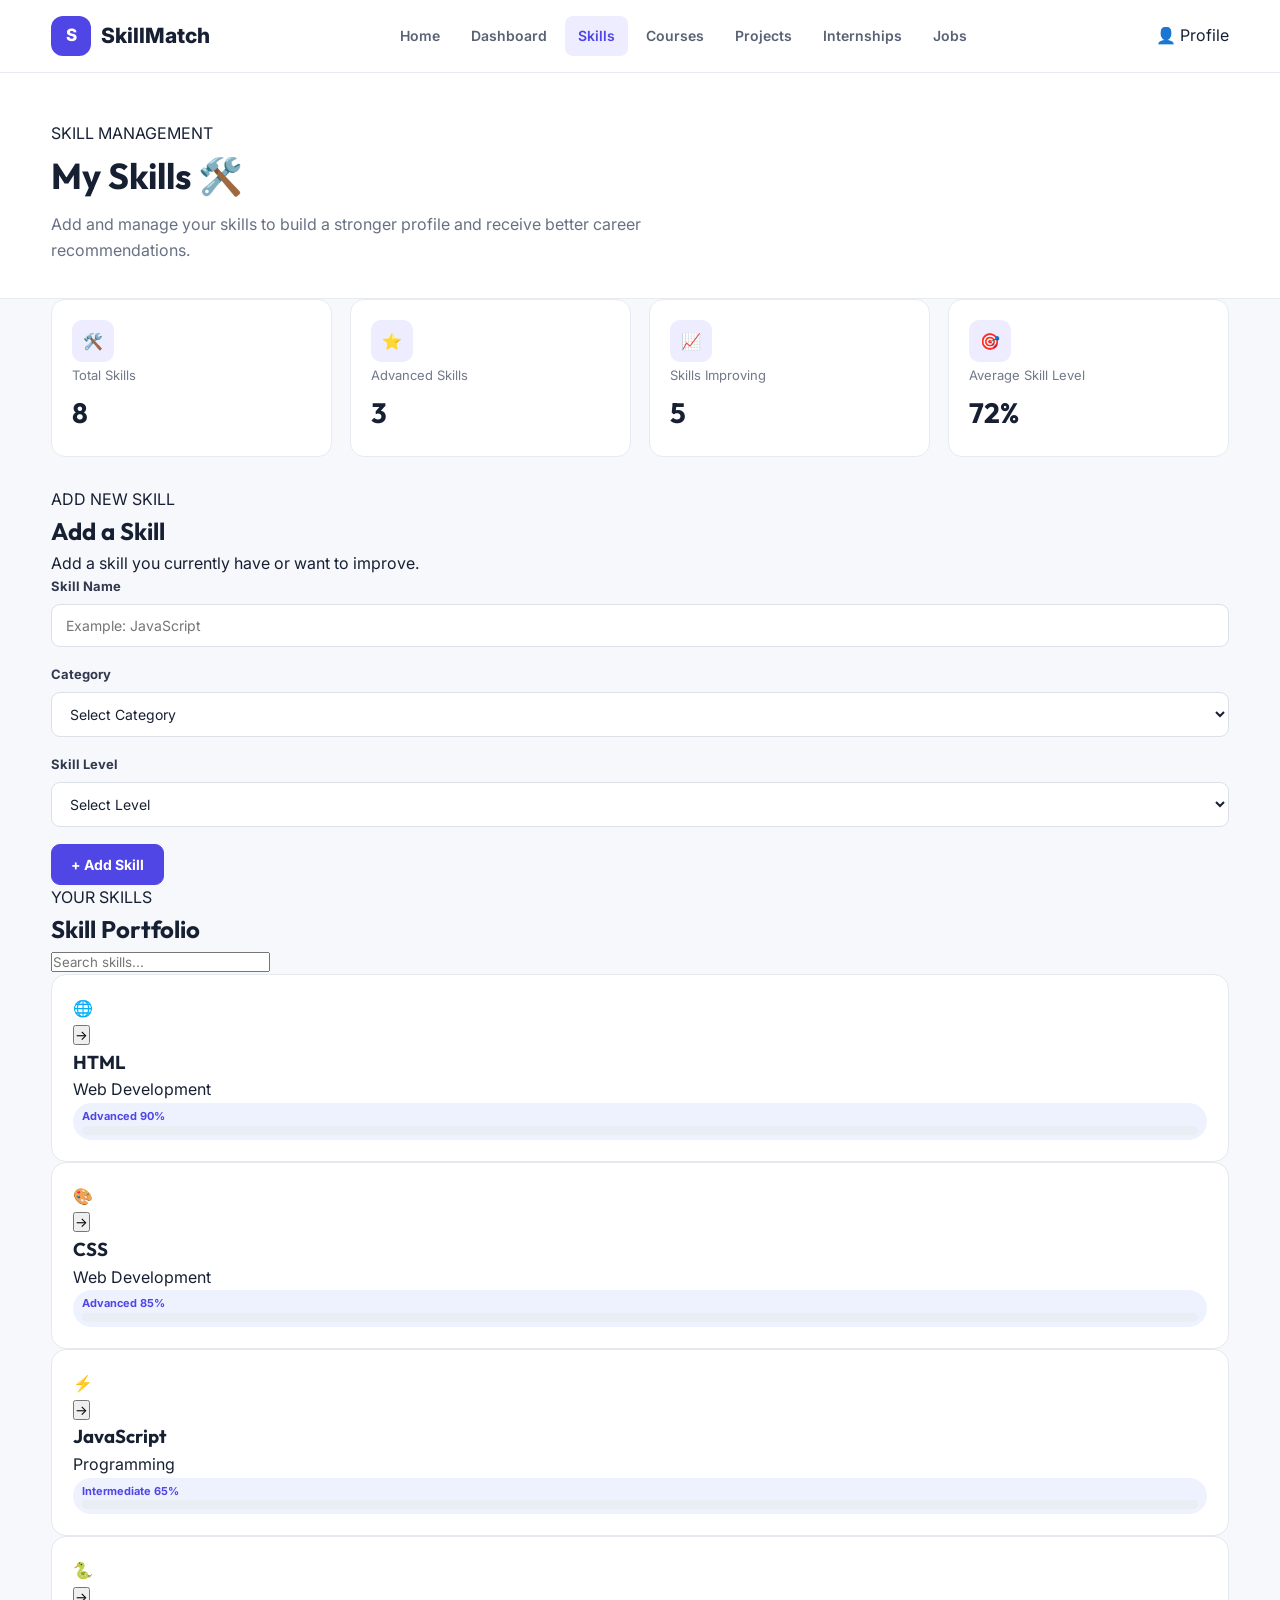
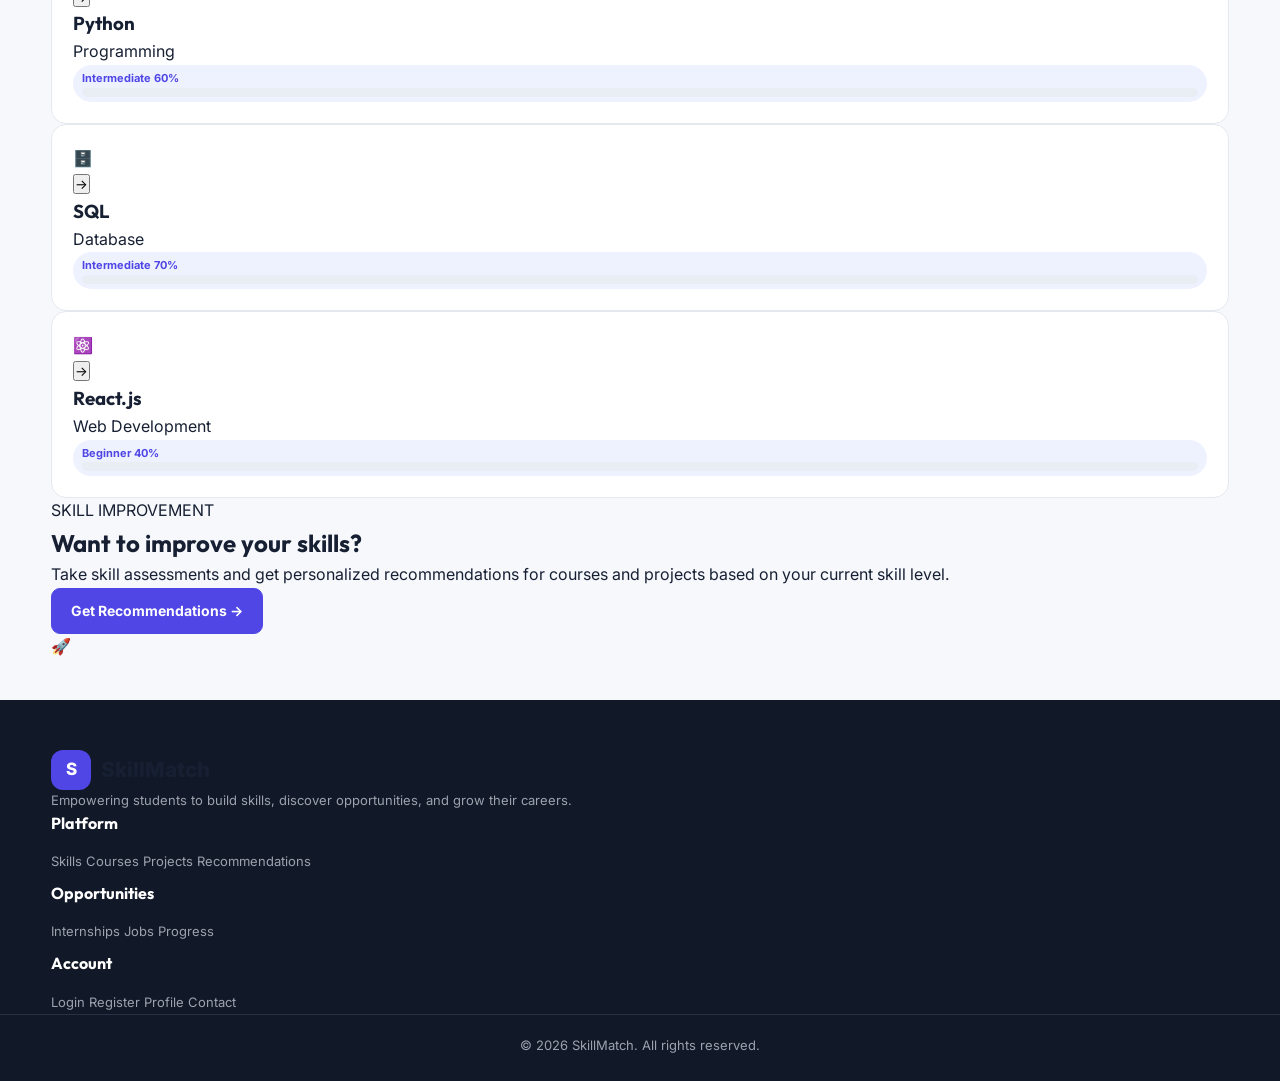
<file: skills.html>
<!DOCTYPE html>
<html lang="en">

<head>
    <meta charset="UTF-8">
    <meta name="viewport" content="width=device-width, initial-scale=1.0">

    <title>My Skills — SkillMatch</title>

    <!-- Google Fonts -->
    <link rel="preconnect" href="https://fonts.googleapis.com">
    <link rel="preconnect" href="https://fonts.gstatic.com" crossorigin>

    <link href="https://fonts.googleapis.com/css2?family=Inter:wght@400;500;600;700&family=Outfit:wght@500;600;700;800&display=swap"
        rel="stylesheet">

    <!-- Main CSS -->
    <link rel="stylesheet" href="style.css">
</head>

<body data-page="skills">

    <!-- ================= NAVBAR ================= -->

    <header class="navbar">

        <div class="container navbar-inner">

            <!-- Logo -->
            <a href="index.html" class="logo">
                <span class="logo-mark">S</span>
                <span class="logo-text">SkillMatch</span>
            </a>

            <!-- Navigation -->
            <nav class="nav-links">

                <a href="index.html">Home</a>

                <a href="dashboard.html">Dashboard</a>

                <a href="skills.html" class="active">Skills</a>

                <a href="courses.html">Courses</a>

                <a href="projects.html">Projects</a>

                <a href="internships.html">Internships</a>

                <a href="jobs.html">Jobs</a>

            </nav>

            <!-- Profile -->
            <div class="nav-actions">

                <a href="profile.html" class="profile-link">
                    👤 Profile
                </a>

            </div>

        </div>

    </header>


    <!-- ================= MAIN ================= -->

    <main>

        <!-- Page Header -->

        <section class="page-header">

            <div class="container">

                <span class="page-label">
                    SKILL MANAGEMENT
                </span>

                <h1>
                    My Skills 🛠️
                </h1>

                <p>
                    Add and manage your skills to build a stronger
                    profile and receive better career recommendations.
                </p>

            </div>

        </section>


        <!-- ================= SKILL SUMMARY ================= -->

        <section class="skill-summary">

            <div class="container">

                <div class="summary-grid">

                    <!-- Total Skills -->

                    <div class="summary-card">

                        <div class="summary-icon">
                            🛠️
                        </div>

                        <div>
                            <span>Total Skills</span>
                            <h2 id="totalSkills">8</h2>
                        </div>

                    </div>


                    <!-- Advanced Skills -->

                    <div class="summary-card">

                        <div class="summary-icon">
                            ⭐
                        </div>

                        <div>
                            <span>Advanced Skills</span>
                            <h2 id="advancedSkills">3</h2>
                        </div>

                    </div>


                    <!-- Skills Improving -->

                    <div class="summary-card">

                        <div class="summary-icon">
                            📈
                        </div>

                        <div>
                            <span>Skills Improving</span>
                            <h2 id="improvingSkills">5</h2>
                        </div>

                    </div>


                    <!-- Average Level -->

                    <div class="summary-card">

                        <div class="summary-icon">
                            🎯
                        </div>

                        <div>
                            <span>Average Skill Level</span>
                            <h2 id="averageSkill">72%</h2>
                        </div>

                    </div>

                </div>

            </div>

        </section>


        <!-- ================= ADD SKILL ================= -->

        <section class="add-skill-section">

            <div class="container">

                <div class="add-skill-card">

                    <div class="add-skill-header">

                        <div>

                            <span class="section-label">
                                ADD NEW SKILL
                            </span>

                            <h2>
                                Add a Skill
                            </h2>

                            <p>
                                Add a skill you currently have or want to improve.
                            </p>

                        </div>

                    </div>


                    <form id="skillForm" class="skill-form">

                        <!-- Skill Name -->

                        <div class="form-group">

                            <label for="skillName">
                                Skill Name
                            </label>

                            <input
                                type="text"
                                id="skillName"
                                name="skillName"
                                placeholder="Example: JavaScript"
                                required
                            >

                        </div>


                        <!-- Category -->

                        <div class="form-group">

                            <label for="skillCategory">
                                Category
                            </label>

                            <select id="skillCategory" name="skillCategory">

                                <option value="">
                                    Select Category
                                </option>

                                <option value="programming">
                                    Programming
                                </option>

                                <option value="web">
                                    Web Development
                                </option>

                                <option value="database">
                                    Database
                                </option>

                                <option value="design">
                                    Design
                                </option>

                                <option value="communication">
                                    Communication
                                </option>

                                <option value="other">
                                    Other
                                </option>

                            </select>

                        </div>


                        <!-- Skill Level -->

                        <div class="form-group">

                            <label for="skillLevel">
                                Skill Level
                            </label>

                            <select id="skillLevel" name="skillLevel" required>

                                <option value="">
                                    Select Level
                                </option>

                                <option value="beginner">
                                    Beginner
                                </option>

                                <option value="intermediate">
                                    Intermediate
                                </option>

                                <option value="advanced">
                                    Advanced
                                </option>

                                <option value="expert">
                                    Expert
                                </option>

                            </select>

                        </div>


                        <!-- Add Button -->

                        <div class="form-button">

                            <button
                                type="submit"
                                class="btn btn-primary"
                            >
                                + Add Skill
                            </button>

                        </div>

                    </form>

                </div>

            </div>

        </section>


        <!-- ================= MY SKILLS ================= -->

        <section class="my-skills-section">

            <div class="container">

                <div class="skills-section-header">

                    <div>

                        <span class="section-label">
                            YOUR SKILLS
                        </span>

                        <h2>
                            Skill Portfolio
                        </h2>

                    </div>


                    <!-- Search -->

                    <div class="skill-search">

                        <input
                            type="search"
                            id="skillSearch"
                            placeholder="Search skills..."
                        >

                    </div>

                </div>


                <!-- Skills Grid -->

                <div class="skills-grid" id="skillsContainer">


                    <!-- ================= SKILL CARD 1 ================= -->

                    <div class="skill-card" data-skill="HTML">

                        <div class="skill-card-top">

                            <div class="skill-icon">
                                🌐
                            </div>

                            <div class="skill-actions">

                                <button
                                    class="icon-button"
                                    title="View skill"
                                    onclick="window.location.href='skill-details.html'"
                                >
                                    →
                                </button>

                            </div>

                        </div>


                        <h3>
                            HTML
                        </h3>

                        <span class="skill-category">
                            Web Development
                        </span>


                        <div class="skill-level">

                            <div class="skill-level-info">

                                <span>
                                    Advanced
                                </span>

                                <strong>
                                    90%
                                </strong>

                            </div>

                            <div class="progress-bar">

                                <div
                                    class="progress"
                                    style="width: 90%;"
                                ></div>

                            </div>

                        </div>

                    </div>


                    <!-- ================= SKILL CARD 2 ================= -->

                    <div class="skill-card" data-skill="CSS">

                        <div class="skill-card-top">

                            <div class="skill-icon">
                                🎨
                            </div>

                            <div class="skill-actions">

                                <button
                                    class="icon-button"
                                    title="View skill"
                                    onclick="window.location.href='skill-details.html'"
                                >
                                    →
                                </button>

                            </div>

                        </div>


                        <h3>
                            CSS
                        </h3>

                        <span class="skill-category">
                            Web Development
                        </span>


                        <div class="skill-level">

                            <div class="skill-level-info">

                                <span>
                                    Advanced
                                </span>

                                <strong>
                                    85%
                                </strong>

                            </div>

                            <div class="progress-bar">

                                <div
                                    class="progress"
                                    style="width: 85%;"
                                ></div>

                            </div>

                        </div>

                    </div>


                    <!-- ================= SKILL CARD 3 ================= -->

                    <div class="skill-card" data-skill="JavaScript">

                        <div class="skill-card-top">

                            <div class="skill-icon">
                                ⚡
                            </div>

                            <div class="skill-actions">

                                <button
                                    class="icon-button"
                                    title="View skill"
                                    onclick="window.location.href='skill-details.html'"
                                >
                                    →
                                </button>

                            </div>

                        </div>


                        <h3>
                            JavaScript
                        </h3>

                        <span class="skill-category">
                            Programming
                        </span>


                        <div class="skill-level">

                            <div class="skill-level-info">

                                <span>
                                    Intermediate
                                </span>

                                <strong>
                                    65%
                                </strong>

                            </div>

                            <div class="progress-bar">

                                <div
                                    class="progress"
                                    style="width: 65%;"
                                ></div>

                            </div>

                        </div>

                    </div>


                    <!-- ================= SKILL CARD 4 ================= -->

                    <div class="skill-card" data-skill="Python">

                        <div class="skill-card-top">

                            <div class="skill-icon">
                                🐍
                            </div>

                            <div class="skill-actions">

                                <button
                                    class="icon-button"
                                    title="View skill"
                                    onclick="window.location.href='skill-details.html'"
                                >
                                    →
                                </button>

                            </div>

                        </div>


                        <h3>
                            Python
                        </h3>

                        <span class="skill-category">
                            Programming
                        </span>


                        <div class="skill-level">

                            <div class="skill-level-info">

                                <span>
                                    Intermediate
                                </span>

                                <strong>
                                    60%
                                </strong>

                            </div>

                            <div class="progress-bar">

                                <div
                                    class="progress"
                                    style="width: 60%;"
                                ></div>

                            </div>

                        </div>

                    </div>


                    <!-- ================= SKILL CARD 5 ================= -->

                    <div class="skill-card" data-skill="SQL">

                        <div class="skill-card-top">

                            <div class="skill-icon">
                                🗄️
                            </div>

                            <div class="skill-actions">

                                <button
                                    class="icon-button"
                                    title="View skill"
                                    onclick="window.location.href='skill-details.html'"
                                >
                                    →
                                </button>

                            </div>

                        </div>


                        <h3>
                            SQL
                        </h3>

                        <span class="skill-category">
                            Database
                        </span>


                        <div class="skill-level">

                            <div class="skill-level-info">

                                <span>
                                    Intermediate
                                </span>

                                <strong>
                                    70%
                                </strong>

                            </div>

                            <div class="progress-bar">

                                <div
                                    class="progress"
                                    style="width: 70%;"
                                ></div>

                            </div>

                        </div>

                    </div>


                    <!-- ================= SKILL CARD 6 ================= -->

                    <div class="skill-card" data-skill="React">

                        <div class="skill-card-top">

                            <div class="skill-icon">
                                ⚛️
                            </div>

                            <div class="skill-actions">

                                <button
                                    class="icon-button"
                                    title="View skill"
                                    onclick="window.location.href='skill-details.html'"
                                >
                                    →
                                </button>

                            </div>

                        </div>


                        <h3>
                            React.js
                        </h3>

                        <span class="skill-category">
                            Web Development
                        </span>


                        <div class="skill-level">

                            <div class="skill-level-info">

                                <span>
                                    Beginner
                                </span>

                                <strong>
                                    40%
                                </strong>

                            </div>

                            <div class="progress-bar">

                                <div
                                    class="progress"
                                    style="width: 40%;"
                                ></div>

                            </div>

                        </div>

                    </div>


                </div>


                <!-- Empty Search Result -->

                <div
                    id="noSkills"
                    class="no-skills"
                    style="display: none;"
                >

                    <div class="empty-icon">
                        🔍
                    </div>

                    <h3>
                        No skills found
                    </h3>

                    <p>
                        Try searching with a different skill name.
                    </p>

                </div>

            </div>

        </section>


        <!-- ================= SKILL IMPROVEMENT ================= -->

        <section class="improvement-section">

            <div class="container">

                <div class="improvement-card">

                    <div class="improvement-content">

                        <span class="section-label">
                            SKILL IMPROVEMENT
                        </span>

                        <h2>
                            Want to improve your skills?
                        </h2>

                        <p>
                            Take skill assessments and get personalized
                            recommendations for courses and projects
                            based on your current skill level.
                        </p>

                        <a
                            href="recommendations.html"
                            class="btn btn-primary"
                        >
                            Get Recommendations →
                        </a>

                    </div>


                    <div class="improvement-icon">
                        🚀
                    </div>

                </div>

            </div>

        </section>

    </main>


    <!-- ================= FOOTER ================= -->

    <footer class="footer">

        <div class="container footer-content">

            <div class="footer-brand">

                <a href="index.html" class="logo">

                    <span class="logo-mark">
                        S
                    </span>

                    <span class="logo-text">
                        SkillMatch
                    </span>

                </a>

                <p>
                    Empowering students to build skills,
                    discover opportunities, and grow their careers.
                </p>

            </div>


            <div class="footer-links">

                <div>

                    <h4>
                        Platform
                    </h4>

                    <a href="skills.html">
                        Skills
                    </a>

                    <a href="courses.html">
                        Courses
                    </a>

                    <a href="projects.html">
                        Projects
                    </a>

                    <a href="recommendations.html">
                        Recommendations
                    </a>

                </div>


                <div>

                    <h4>
                        Opportunities
                    </h4>

                    <a href="internships.html">
                        Internships
                    </a>

                    <a href="jobs.html">
                        Jobs
                    </a>

                    <a href="progress.html">
                        Progress
                    </a>

                </div>


                <div>

                    <h4>
                        Account
                    </h4>

                    <a href="login.html">
                        Login
                    </a>

                    <a href="register.html">
                        Register
                    </a>

                    <a href="profile.html">
                        Profile
                    </a>

                    <a href="contact.html">
                        Contact
                    </a>

                </div>

            </div>

        </div>


        <div class="footer-bottom">

            <div class="container">

                <p>
                    © 2026 SkillMatch. All rights reserved.
                </p>

            </div>

        </div>

    </footer>


    <!-- JavaScript -->

    <script src="script.js"></script>
    <script src="skills.js"></script>

</body>

</html>
</file>
<file: style.css>
/* =========================================================
   SkillMatch - Complete Project Stylesheet
   File: frontend/css/style.css
   ========================================================= */


/* =========================================================
   1. RESET
   ========================================================= */

* {
    margin: 0;
    padding: 0;
    box-sizing: border-box;
}

html {
    scroll-behavior: smooth;
}

body {
    font-family: "Inter", Arial, sans-serif;
    background: #f6f8fc;
    color: #172033;
    line-height: 1.6;
}

a {
    text-decoration: none;
    color: inherit;
}

button,
input,
select,
textarea {
    font-family: inherit;
}

button {
    cursor: pointer;
}

img {
    max-width: 100%;
    display: block;
}


/* =========================================================
   2. GOOGLE FONT FALLBACK
   ========================================================= */

h1,
h2,
h3,
h4,
h5,
h6 {
    font-family: "Outfit", "Inter", Arial, sans-serif;
    color: #172033;
}


/* =========================================================
   3. COMMON CONTAINER
   ========================================================= */

.container {
    width: min(1180px, 92%);
    margin: 0 auto;
}


/* =========================================================
   4. NAVBAR
   ========================================================= */

.navbar {
    background: #ffffff;
    border-bottom: 1px solid #e8ebf2;
    position: sticky;
    top: 0;
    z-index: 1000;
}

.navbar-inner {
    min-height: 72px;
    display: flex;
    align-items: center;
    justify-content: space-between;
    gap: 25px;
}


/* Logo */

.logo {
    display: flex;
    align-items: center;
    gap: 10px;
    font-weight: 800;
}

.logo-mark {
    width: 40px;
    height: 40px;
    border-radius: 12px;
    display: flex;
    align-items: center;
    justify-content: center;
    background: #4f46e5;
    color: #ffffff;
    font-size: 17px;
    font-weight: 800;
}

.logo-text {
    font-size: 21px;
    color: #172033;
}


/* Navigation */

.nav-links {
    display: flex;
    align-items: center;
    gap: 5px;
    list-style: none;
}

.nav-links a {
    padding: 9px 13px;
    border-radius: 8px;
    color: #596275;
    font-size: 14px;
    font-weight: 600;
    transition: 0.25s ease;
}

.nav-links a:hover {
    color: #4f46e5;
    background: #f0efff;
}

.nav-links a.active {
    color: #4f46e5;
    background: #eeecff;
}


/* Mobile menu */

.menu-button {
    display: none;
    border: none;
    background: transparent;
    font-size: 25px;
    color: #172033;
}


/* =========================================================
   5. BUTTONS
   ========================================================= */

.btn {
    display: inline-flex;
    align-items: center;
    justify-content: center;
    gap: 8px;
    padding: 11px 19px;
    border-radius: 9px;
    border: 1px solid transparent;
    font-size: 14px;
    font-weight: 700;
    transition: 0.25s ease;
}

.btn:hover {
    transform: translateY(-1px);
}

.btn-primary {
    background: #4f46e5;
    color: #ffffff;
    border-color: #4f46e5;
}

.btn-primary:hover {
    background: #4338ca;
}

.btn-secondary {
    background: #eef2ff;
    color: #4f46e5;
    border-color: #e0e7ff;
}

.btn-secondary:hover {
    background: #e0e7ff;
}

.btn-outline {
    background: #ffffff;
    color: #4f46e5;
    border-color: #d9dded;
}

.btn-outline:hover {
    background: #f6f5ff;
    border-color: #4f46e5;
}

.btn-danger {
    background: #fff1f2;
    color: #dc2626;
    border-color: #fecdd3;
}

.btn-danger:hover {
    background: #fee2e2;
}

.btn-success {
    background: #ecfdf5;
    color: #059669;
    border-color: #a7f3d0;
}

.btn-sm {
    padding: 8px 13px;
    font-size: 12px;
}


/* =========================================================
   6. HERO SECTION
   ========================================================= */

.hero {
    padding: 85px 0;
    background:
        linear-gradient(
            135deg,
            #f7f7ff,
            #eef4ff
        );
}

.hero-grid {
    display: grid;
    grid-template-columns: 1.1fr 0.9fr;
    gap: 55px;
    align-items: center;
}

.hero-content h1 {
    font-size: clamp(38px, 5vw, 62px);
    line-height: 1.08;
    margin-bottom: 22px;
}

.hero-content h1 span {
    color: #4f46e5;
}

.hero-content p {
    max-width: 620px;
    color: #626b7f;
    font-size: 17px;
    margin-bottom: 30px;
}

.hero-buttons {
    display: flex;
    flex-wrap: wrap;
    gap: 12px;
}


/* Hero visual */

.hero-card {
    background: #ffffff;
    border: 1px solid #e7eaf2;
    border-radius: 20px;
    padding: 25px;
    box-shadow: 0 20px 60px rgba(23, 32, 51, 0.09);
}

.hero-card-header {
    display: flex;
    align-items: center;
    justify-content: space-between;
    margin-bottom: 22px;
}

.hero-card-header h3 {
    font-size: 19px;
}

.hero-stat {
    background: #f7f7ff;
    border-radius: 12px;
    padding: 15px;
    margin-bottom: 12px;
}

.hero-stat-top {
    display: flex;
    justify-content: space-between;
    margin-bottom: 8px;
}

.hero-stat-top span {
    color: #667085;
    font-size: 13px;
}

.hero-stat-top strong {
    color: #4f46e5;
}


/* =========================================================
   7. PAGE HEADER
   ========================================================= */

.page-header {
    padding: 48px 0 35px;
    background: #ffffff;
    border-bottom: 1px solid #e8ebf2;
}

.page-header h1 {
    font-size: 36px;
    margin-bottom: 8px;
}

.page-header p {
    color: #687184;
    max-width: 700px;
}


/* =========================================================
   8. SECTION
   ========================================================= */

.section {
    padding: 70px 0;
}

.section-small {
    padding: 45px 0;
}

.section-header {
    text-align: center;
    max-width: 720px;
    margin: 0 auto 40px;
}

.section-header h2 {
    font-size: 34px;
    margin-bottom: 10px;
}

.section-header p {
    color: #687184;
}


/* =========================================================
   9. FEATURE CARDS
   ========================================================= */

.feature-grid {
    display: grid;
    grid-template-columns: repeat(4, 1fr);
    gap: 20px;
}

.feature-card {
    background: #ffffff;
    border: 1px solid #e6e9f0;
    border-radius: 15px;
    padding: 25px;
    transition: 0.25s ease;
}

.feature-card:hover {
    transform: translateY(-5px);
    box-shadow: 0 15px 40px rgba(23, 32, 51, 0.08);
}

.feature-icon {
    width: 48px;
    height: 48px;
    border-radius: 12px;
    background: #eeecff;
    color: #4f46e5;
    display: flex;
    align-items: center;
    justify-content: center;
    font-size: 22px;
    margin-bottom: 18px;
}

.feature-card h3 {
    font-size: 19px;
    margin-bottom: 8px;
}

.feature-card p {
    color: #6b7280;
    font-size: 14px;
}


/* =========================================================
   10. HOW IT WORKS
   ========================================================= */

.steps-grid {
    display: grid;
    grid-template-columns: repeat(4, 1fr);
    gap: 25px;
}

.step-card {
    position: relative;
    text-align: center;
    padding: 20px;
}

.step-number {
    width: 45px;
    height: 45px;
    border-radius: 50%;
    background: #4f46e5;
    color: #ffffff;
    display: flex;
    align-items: center;
    justify-content: center;
    margin: 0 auto 15px;
    font-weight: 800;
}

.step-card h3 {
    margin-bottom: 8px;
}

.step-card p {
    color: #687184;
    font-size: 14px;
}


/* =========================================================
   11. AUTH PAGES
   ========================================================= */

.auth-section {
    min-height: calc(100vh - 72px);
    padding: 55px 0;
    display: flex;
    align-items: center;
}

.auth-grid {
    display: grid;
    grid-template-columns: 1fr 1fr;
    max-width: 950px;
    margin: 0 auto;
    background: #ffffff;
    border-radius: 20px;
    overflow: hidden;
    box-shadow: 0 20px 60px rgba(23, 32, 51, 0.08);
    border: 1px solid #e7eaf2;
}

.auth-info {
    background: #4f46e5;
    color: #ffffff;
    padding: 45px;
}

.auth-info h1,
.auth-info h2,
.auth-info h3 {
    color: #ffffff;
}

.auth-info h2 {
    font-size: 32px;
    margin-bottom: 15px;
}

.auth-info p {
    color: #e0e7ff;
    margin-bottom: 25px;
}

.auth-benefits {
    list-style: none;
}

.auth-benefits li {
    margin-bottom: 15px;
    display: flex;
    gap: 10px;
    color: #f5f5ff;
}

.auth-form {
    padding: 45px;
}

.auth-form h2 {
    font-size: 28px;
    margin-bottom: 8px;
}

.auth-form > p {
    color: #737b8c;
    margin-bottom: 25px;
}


/* =========================================================
   12. FORMS
   ========================================================= */

.form-group {
    margin-bottom: 17px;
}

.form-group label {
    display: block;
    margin-bottom: 7px;
    color: #30394d;
    font-size: 13px;
    font-weight: 700;
}

.form-control,
.form-group input,
.form-group select,
.form-group textarea {
    width: 100%;
    padding: 12px 14px;
    background: #ffffff;
    border: 1px solid #dce0e8;
    border-radius: 9px;
    color: #172033;
    outline: none;
    font-size: 14px;
    transition: 0.2s ease;
}

.form-control:focus,
.form-group input:focus,
.form-group select:focus,
.form-group textarea:focus {
    border-color: #4f46e5;
    box-shadow: 0 0 0 3px rgba(79, 70, 229, 0.1);
}

.form-group textarea {
    min-height: 130px;
    resize: vertical;
}

.form-row {
    display: grid;
    grid-template-columns: repeat(2, 1fr);
    gap: 15px;
}

.checkbox-group {
    display: flex;
    align-items: center;
    gap: 8px;
    font-size: 13px;
    color: #687184;
}

.checkbox-group input {
    width: auto;
}

.auth-message {
    display: none;
    padding: 11px 13px;
    border-radius: 8px;
    margin-bottom: 15px;
    font-size: 13px;
}

.auth-message.success {
    display: block;
    background: #ecfdf5;
    color: #047857;
    border: 1px solid #a7f3d0;
}

.auth-message.error {
    display: block;
    background: #fff1f2;
    color: #be123c;
    border: 1px solid #fecdd3;
}

.input-error {
    border-color: #ef4444 !important;
}


/* =========================================================
   13. DASHBOARD
   ========================================================= */

.dashboard {
    padding: 45px 0 70px;
}

.dashboard-welcome {
    display: flex;
    justify-content: space-between;
    align-items: center;
    gap: 20px;
    margin-bottom: 30px;
}

.dashboard-welcome h1 {
    font-size: 32px;
}

.dashboard-welcome p {
    color: #687184;
}


/* Summary cards */

.summary-grid {
    display: grid;
    grid-template-columns: repeat(4, 1fr);
    gap: 18px;
    margin-bottom: 30px;
}

.summary-card {
    background: #ffffff;
    border: 1px solid #e7eaf2;
    border-radius: 14px;
    padding: 20px;
}

.summary-card-top {
    display: flex;
    justify-content: space-between;
    align-items: center;
    margin-bottom: 15px;
}

.summary-icon {
    width: 42px;
    height: 42px;
    border-radius: 10px;
    background: #eeecff;
    color: #4f46e5;
    display: flex;
    align-items: center;
    justify-content: center;
}

.summary-card span {
    color: #71798a;
    font-size: 13px;
}

.summary-card h2 {
    font-size: 28px;
    margin-top: 3px;
}


/* Dashboard grid */

.dashboard-grid {
    display: grid;
    grid-template-columns: 2fr 1fr;
    gap: 22px;
    margin-bottom: 25px;
}

.dashboard-card {
    background: #ffffff;
    border: 1px solid #e7eaf2;
    border-radius: 15px;
    padding: 24px;
}

.dashboard-card-header {
    display: flex;
    justify-content: space-between;
    align-items: center;
    margin-bottom: 20px;
}

.dashboard-card-header h2 {
    font-size: 20px;
}


/* =========================================================
   14. PROGRESS BAR
   ========================================================= */

.progress-bar {
    height: 9px;
    width: 100%;
    background: #e9edf4;
    border-radius: 20px;
    overflow: hidden;
}

.progress-fill {
    height: 100%;
    background: #4f46e5;
    border-radius: inherit;
    transition: width 0.4s ease;
}


/* =========================================================
   15. SKILLS
   ========================================================= */

.skills-summary,
.stats-grid {
    display: grid;
    grid-template-columns: repeat(4, 1fr);
    gap: 18px;
    margin-bottom: 25px;
}

.skill-card {
    background: #ffffff;
    border: 1px solid #e5e8ef;
    border-radius: 15px;
    padding: 21px;
    transition: 0.25s ease;
}

.skill-card:hover {
    transform: translateY(-3px);
    box-shadow: 0 12px 35px rgba(23, 32, 51, 0.07);
}

.skill-card-header {
    display: flex;
    justify-content: space-between;
    gap: 15px;
    margin-bottom: 18px;
}

.skill-card-header h3 {
    font-size: 18px;
}

.skill-card-header p {
    color: #7a8291;
    font-size: 12px;
}

.skill-level {
    height: fit-content;
    padding: 5px 9px;
    border-radius: 20px;
    background: #eef2ff;
    color: #4f46e5;
    font-size: 11px;
    font-weight: 700;
    white-space: nowrap;
}

.skill-score-header {
    display: flex;
    justify-content: space-between;
    margin-bottom: 8px;
    font-size: 13px;
}

.skill-score-header strong {
    color: #4f46e5;
}

.skill-status {
    margin: 13px 0;
    font-size: 12px;
    color: #687184;
}

.skill-card-actions {
    display: flex;
    flex-wrap: wrap;
    gap: 7px;
}


/* Skills toolbar */

.skills-toolbar,
.search-toolbar,
.filter-bar {
    background: #ffffff;
    border: 1px solid #e5e8ef;
    border-radius: 14px;
    padding: 18px;
    display: flex;
    flex-wrap: wrap;
    gap: 12px;
    align-items: center;
    margin-bottom: 25px;
}

.search-box {
    flex: 1;
    min-width: 220px;
    position: relative;
}

.search-box input {
    width: 100%;
    padding: 12px 14px;
    border: 1px solid #dce0e8;
    border-radius: 9px;
    outline: none;
}

.search-box input:focus {
    border-color: #4f46e5;
}


/* =========================================================
   16. COURSE CARDS
   ========================================================= */

.course-grid,
.project-grid,
.internship-grid,
.job-grid,
.recommendation-grid {
    display: grid;
    grid-template-columns: repeat(3, 1fr);
    gap: 20px;
}

.course-card,
.project-card,
.internship-card,
.job-card,
.recommendation-card {
    background: #ffffff;
    border: 1px solid #e5e8ef;
    border-radius: 15px;
    overflow: hidden;
    transition: 0.25s ease;
}

.course-card:hover,
.project-card:hover,
.internship-card:hover,
.job-card:hover,
.recommendation-card:hover {
    transform: translateY(-4px);
    box-shadow: 0 15px 40px rgba(23, 32, 51, 0.08);
}


/* Course image */

.course-image {
    height: 150px;
    background: linear-gradient(
        135deg,
        #eef2ff,
        #f5f3ff
    );
    display: flex;
    align-items: center;
    justify-content: center;
}

.course-icon {
    font-size: 48px;
}

.course-content,
.project-content,
.internship-content,
.job-content,
.recommendation-content {
    padding: 20px;
}

.course-category,
.project-category {
    font-size: 11px;
    color: #4f46e5;
    font-weight: 800;
    text-transform: uppercase;
    letter-spacing: 0.4px;
}

.course-content h3,
.project-content h3,
.internship-content h3,
.job-content h3,
.recommendation-content h3 {
    font-size: 19px;
    margin: 6px 0 8px;
}

.course-content p,
.project-content p,
.internship-content p,
.job-content p,
.recommendation-content p {
    color: #70798b;
    font-size: 13px;
}

.course-info,
.project-info,
.job-info,
.internship-info {
    display: flex;
    flex-wrap: wrap;
    gap: 10px;
    margin: 14px 0;
    color: #687184;
    font-size: 12px;
}

.course-footer,
.project-footer,
.job-footer,
.internship-footer {
    display: flex;
    justify-content: space-between;
    align-items: center;
    gap: 10px;
    padding: 15px 20px;
    border-top: 1px solid #edf0f4;
}


/* Level badge */

.course-level,
.project-level,
.experience-badge {
    display: inline-flex;
    padding: 5px 9px;
    border-radius: 20px;
    background: #f1f5f9;
    color: #475569;
    font-size: 11px;
    font-weight: 700;
}


/* =========================================================
   17. TAGS
   ========================================================= */

.tag-list,
.skill-tags {
    display: flex;
    flex-wrap: wrap;
    gap: 7px;
}

.tag,
.skill-tag {
    display: inline-flex;
    padding: 5px 9px;
    border-radius: 6px;
    background: #f1f3f8;
    color: #596275;
    font-size: 11px;
    font-weight: 600;
}


/* =========================================================
   18. MATCH PERCENTAGE
   ========================================================= */

.match-percentage {
    display: inline-flex;
    align-items: center;
    justify-content: center;
    min-width: 55px;
    padding: 5px 9px;
    border-radius: 20px;
    background: #ecfdf5;
    color: #047857;
    font-size: 11px;
    font-weight: 800;
}

.match-high {
    background: #ecfdf5;
    color: #047857;
}

.match-medium {
    background: #fff7ed;
    color: #c2410c;
}

.match-low {
    background: #fff1f2;
    color: #be123c;
}


/* =========================================================
   19. JOBS & INTERNSHIPS
   ========================================================= */

.company-name {
    color: #4f46e5;
    font-weight: 700;
    font-size: 13px;
}

.job-location,
.internship-location {
    color: #687184;
    font-size: 13px;
}

.job-salary {
    color: #047857;
    font-weight: 800;
    font-size: 14px;
}

.job-meta,
.internship-meta {
    display: flex;
    flex-wrap: wrap;
    gap: 8px;
    margin: 12px 0;
}

.meta-item {
    background: #f7f8fb;
    border-radius: 7px;
    padding: 6px 9px;
    color: #667085;
    font-size: 11px;
}


/* =========================================================
   20. RECOMMENDATIONS
   ========================================================= */

.career-match {
    background: #ffffff;
    border: 1px solid #e5e8ef;
    border-radius: 18px;
    padding: 30px;
    margin-bottom: 25px;
}

.career-match-grid {
    display: grid;
    grid-template-columns: 180px 1fr;
    gap: 30px;
    align-items: center;
}

.match-circle {
    width: 150px;
    height: 150px;
    border-radius: 50%;
    background: #eeecff;
    border: 12px solid #4f46e5;
    display: flex;
    align-items: center;
    justify-content: center;
    margin: auto;
}

.match-circle strong {
    font-size: 32px;
    color: #4f46e5;
}

.career-match h2 {
    margin-bottom: 8px;
}

.career-match p {
    color: #687184;
}


/* Skill gaps */

.skill-gap-list {
    display: grid;
    gap: 12px;
}

.skill-gap-item {
    padding: 15px;
    border: 1px solid #e8ebf2;
    border-radius: 10px;
    background: #ffffff;
    display: flex;
    justify-content: space-between;
    gap: 15px;
}

.skill-gap-item strong {
    font-size: 14px;
}

.skill-gap-item span {
    color: #dc2626;
    font-size: 12px;
    font-weight: 700;
}


/* =========================================================
   21. PROGRESS PAGE
   ========================================================= */

.progress-overview {
    display: grid;
    grid-template-columns: repeat(4, 1fr);
    gap: 18px;
    margin-bottom: 25px;
}

.progress-card {
    background: #ffffff;
    border: 1px solid #e5e8ef;
    border-radius: 14px;
    padding: 20px;
}

.progress-card h3 {
    font-size: 14px;
    margin-bottom: 8px;
}

.progress-number {
    font-size: 27px;
    font-weight: 800;
    color: #4f46e5;
    margin-bottom: 10px;
}

.progress-list {
    display: grid;
    gap: 14px;
}

.progress-item {
    padding: 15px;
    border: 1px solid #e7eaf0;
    border-radius: 10px;
}

.progress-item-header {
    display: flex;
    justify-content: space-between;
    margin-bottom: 8px;
}

.progress-item-header span {
    font-size: 13px;
}

.progress-item-header strong {
    color: #4f46e5;
}


/* =========================================================
   22. PROFILE
   ========================================================= */

.profile-layout {
    display: grid;
    grid-template-columns: 260px 1fr;
    gap: 25px;
    padding: 45px 0 70px;
}

.profile-sidebar {
    background: #ffffff;
    border: 1px solid #e5e8ef;
    border-radius: 15px;
    padding: 20px;
    height: fit-content;
}

.profile-card {
    text-align: center;
    padding-bottom: 20px;
    border-bottom: 1px solid #edf0f4;
    margin-bottom: 15px;
}

.profile-avatar {
    width: 75px;
    height: 75px;
    border-radius: 50%;
    background: #eeecff;
    color: #4f46e5;
    font-size: 25px;
    font-weight: 800;
    display: flex;
    align-items: center;
    justify-content: center;
    margin: 0 auto 12px;
}

.profile-card h3 {
    font-size: 18px;
}

.profile-card p {
    color: #7a8291;
    font-size: 12px;
}

.profile-menu {
    display: grid;
    gap: 5px;
}

.profile-menu a {
    padding: 10px 12px;
    border-radius: 8px;
    color: #687184;
    font-size: 13px;
    font-weight: 600;
}

.profile-menu a:hover {
    background: #f1f0ff;
    color: #4f46e5;
}

.profile-content {
    display: grid;
    gap: 20px;
}

.profile-section {
    background: #ffffff;
    border: 1px solid #e5e8ef;
    border-radius: 15px;
    padding: 25px;
}

.profile-section h2 {
    font-size: 20px;
    margin-bottom: 20px;
}


/* =========================================================
   23. CONTACT
   ========================================================= */

.contact-grid {
    display: grid;
    grid-template-columns: 0.8fr 1.2fr;
    gap: 25px;
}

.contact-info {
    display: grid;
    gap: 15px;
}

.contact-card {
    background: #ffffff;
    border: 1px solid #e5e8ef;
    border-radius: 14px;
    padding: 20px;
}

.contact-icon {
    width: 42px;
    height: 42px;
    background: #eeecff;
    color: #4f46e5;
    border-radius: 10px;
    display: flex;
    align-items: center;
    justify-content: center;
    margin-bottom: 12px;
}

.contact-card h3 {
    font-size: 17px;
    margin-bottom: 5px;
}

.contact-card p {
    color: #687184;
    font-size: 13px;
}


/* =========================================================
   24. FAQ
   ========================================================= */

.faq-list {
    display: grid;
    gap: 12px;
}

.faq-list details {
    background: #ffffff;
    border: 1px solid #e5e8ef;
    border-radius: 10px;
    padding: 17px 20px;
}

.faq-list summary {
    cursor: pointer;
    font-weight: 700;
    color: #30394d;
}

.faq-list details p {
    color: #687184;
    margin-top: 12px;
    font-size: 13px;
}


/* =========================================================
   25. EMPTY STATE
   ========================================================= */

.empty-state {
    text-align: center;
    padding: 55px 20px;
    background: #ffffff;
    border: 1px dashed #d8dce6;
    border-radius: 14px;
}

.empty-state-icon {
    font-size: 40px;
    margin-bottom: 12px;
}

.empty-state h3 {
    margin-bottom: 6px;
}

.empty-state p {
    color: #70798b;
    font-size: 14px;
}


/* =========================================================
   26. DETAIL PAGES
   ========================================================= */

.detail-layout {
    display: grid;
    grid-template-columns: 2fr 1fr;
    gap: 25px;
    padding: 45px 0 70px;
}

.detail-card {
    background: #ffffff;
    border: 1px solid #e5e8ef;
    border-radius: 15px;
    padding: 25px;
    margin-bottom: 20px;
}

.detail-card h2 {
    font-size: 21px;
    margin-bottom: 15px;
}

.detail-card p {
    color: #687184;
    font-size: 14px;
}

.detail-sidebar {
    display: grid;
    gap: 18px;
    align-content: start;
}

.detail-stat {
    background: #ffffff;
    border: 1px solid #e5e8ef;
    border-radius: 14px;
    padding: 20px;
}

.detail-stat span {
    display: block;
    color: #737b8c;
    font-size: 12px;
    margin-bottom: 4px;
}

.detail-stat strong {
    font-size: 20px;
}


/* =========================================================
   27. BREADCRUMBS
   ========================================================= */

.breadcrumb {
    display: flex;
    flex-wrap: wrap;
    gap: 7px;
    color: #7a8291;
    font-size: 12px;
    margin-bottom: 18px;
}

.breadcrumb a {
    color: #4f46e5;
}

.breadcrumb span {
    color: #c1c5ce;
}


/* =========================================================
   28. CTA
   ========================================================= */

.cta-section {
    padding: 70px 0;
}

.cta-box {
    background: #4f46e5;
    color: #ffffff;
    border-radius: 20px;
    padding: 50px;
    text-align: center;
}

.cta-box h2 {
    color: #ffffff;
    font-size: 34px;
    margin-bottom: 10px;
}

.cta-box p {
    color: #e0e7ff;
    max-width: 650px;
    margin: 0 auto 25px;
}

.cta-box .btn {
    background: #ffffff;
    color: #4f46e5;
}


/* =========================================================
   29. FOOTER
   ========================================================= */

.footer {
    background: #111827;
    color: #ffffff;
    padding: 50px 0 25px;
    margin-top: 40px;
}

.footer-grid {
    display: grid;
    grid-template-columns: 1.5fr repeat(3, 1fr);
    gap: 35px;
    padding-bottom: 35px;
}

.footer h3,
.footer h4 {
    color: #ffffff;
    margin-bottom: 12px;
}

.footer p {
    color: #9ca3af;
    font-size: 13px;
}

.footer-links {
    display: grid;
    gap: 7px;
}

.footer-links a {
    color: #9ca3af;
    font-size: 13px;
}

.footer-links a:hover {
    color: #ffffff;
}

.footer-bottom {
    border-top: 1px solid #273142;
    padding-top: 20px;
    text-align: center;
    color: #8b95a5;
    font-size: 12px;
}


/* =========================================================
   30. NOTIFICATION
   ========================================================= */

.skillmatch-notification {
    position: fixed;
    right: 22px;
    top: 90px;
    z-index: 2000;
    max-width: 360px;
    padding: 13px 18px;
    border-radius: 9px;
    background: #172033;
    color: #ffffff;
    box-shadow: 0 12px 35px rgba(0, 0, 0, 0.15);
    opacity: 0;
    transform: translateY(-10px);
    transition: 0.3s ease;
    font-size: 13px;
}

.skillmatch-notification.show {
    opacity: 1;
    transform: translateY(0);
}

.skillmatch-notification.success {
    background: #047857;
}

.skillmatch-notification.error {
    background: #dc2626;
}


/* =========================================================
   31. TABLE
   ========================================================= */

.table-container {
    overflow-x: auto;
    background: #ffffff;
    border: 1px solid #e5e8ef;
    border-radius: 14px;
}

table {
    width: 100%;
    border-collapse: collapse;
}

th,
td {
    padding: 13px 16px;
    border-bottom: 1px solid #edf0f4;
    text-align: left;
    font-size: 13px;
}

th {
    background: #f8f9fc;
    color: #4b5563;
    font-weight: 800;
}

td {
    color: #687184;
}


/* =========================================================
   32. UTILITY CLASSES
   ========================================================= */

.text-center {
    text-align: center;
}

.text-left {
    text-align: left;
}

.text-right {
    text-align: right;
}

.text-primary {
    color: #4f46e5;
}

.text-success {
    color: #059669;
}

.text-danger {
    color: #dc2626;
}

.text-muted {
    color: #737b8c;
}

.mt-1 {
    margin-top: 8px;
}

.mt-2 {
    margin-top: 15px;
}

.mt-3 {
    margin-top: 25px;
}

.mb-1 {
    margin-bottom: 8px;
}

.mb-2 {
    margin-bottom: 15px;
}

.mb-3 {
    margin-bottom: 25px;
}

.flex {
    display: flex;
}

.flex-wrap {
    flex-wrap: wrap;
}

.align-center {
    align-items: center;
}

.justify-between {
    justify-content: space-between;
}

.gap-1 {
    gap: 8px;
}

.gap-2 {
    gap: 15px;
}

.hidden {
    display: none !important;
}


/* =========================================================
   33. RESPONSIVE - TABLET
   ========================================================= */

@media (max-width: 1000px) {

    .feature-grid,
    .steps-grid {
        grid-template-columns: repeat(2, 1fr);
    }

    .summary-grid,
    .skills-summary,
    .stats-grid,
    .progress-overview {
        grid-template-columns: repeat(2, 1fr);
    }

    .course-grid,
    .project-grid,
    .internship-grid,
    .job-grid,
    .recommendation-grid {
        grid-template-columns: repeat(2, 1fr);
    }

    .hero-grid,
    .auth-grid,
    .contact-grid,
    .detail-layout {
        grid-template-columns: 1fr;
    }

    .dashboard-grid {
        grid-template-columns: 1fr;
    }

    .profile-layout {
        grid-template-columns: 1fr;
    }

    .profile-sidebar {
        position: static;
    }

    .footer-grid {
        grid-template-columns: repeat(2, 1fr);
    }

}


/* =========================================================
   34. RESPONSIVE - MOBILE
   ========================================================= */

@media (max-width: 700px) {

    .container {
        width: 94%;
    }


    /* Navbar */

    .navbar-inner {
        min-height: 65px;
    }

    .menu-button {
        display: block;
    }

    .nav-links {
        display: none;
        position: absolute;
        top: 65px;
        left: 0;
        right: 0;
        padding: 12px;
        background: #ffffff;
        border-bottom: 1px solid #e5e8ef;
        box-shadow: 0 12px 25px rgba(0, 0, 0, 0.06);
        flex-direction: column;
        align-items: stretch;
    }

    .nav-links.show {
        display: flex;
    }

    .nav-links a {
        display: block;
        text-align: center;
    }


    /* Hero */

    .hero {
        padding: 55px 0;
    }

    .hero-content h1 {
        font-size: 39px;
    }

    .hero-content p {
        font-size: 15px;
    }

    .hero-buttons {
        flex-direction: column;
        align-items: stretch;
    }


    /* Sections */

    .section {
        padding: 50px 0;
    }

    .section-header h2 {
        font-size: 28px;
    }

    .page-header {
        padding: 35px 0 25px;
    }

    .page-header h1 {
        font-size: 29px;
    }


    /* Grids */

    .feature-grid,
    .steps-grid,
    .summary-grid,
    .skills-summary,
    .stats-grid,
    .progress-overview,
    .course-grid,
    .project-grid,
    .internship-grid,
    .job-grid,
    .recommendation-grid {
        grid-template-columns: 1fr;
    }


    /* Forms */

    .form-row {
        grid-template-columns: 1fr;
    }

    .auth-section {
        padding: 30px 0;
    }

    .auth-grid {
        border-radius: 14px;
    }

    .auth-info,
    .auth-form {
        padding: 28px 22px;
    }


    /* Dashboard */

    .dashboard {
        padding: 30px 0 50px;
    }

    .dashboard-welcome {
        flex-direction: column;
        align-items: flex-start;
    }

    .dashboard-welcome h1 {
        font-size: 27px;
    }


    /* Skill cards */

    .skill-card-actions {
        flex-direction: column;
    }

    .skill-card-actions .btn {
        width: 100%;
    }


    /* Toolbars */

    .skills-toolbar,
    .search-toolbar,
    .filter-bar {
        flex-direction: column;
        align-items: stretch;
    }

    .search-box {
        min-width: 0;
    }


    /* Career match */

    .career-match-grid {
        grid-template-columns: 1fr;
        text-align: center;
    }


    /* Profile */

    .profile-layout {
        padding: 30px 0 50px;
    }


    /* CTA */

    .cta-box {
        padding: 35px 20px;
    }

    .cta-box h2 {
        font-size: 27px;
    }


    /* Footer */

    .footer-grid {
        grid-template-columns: 1fr;
    }

    .footer {
        padding-top: 40px;
    }


    /* Notification */

    .skillmatch-notification {
        left: 15px;
        right: 15px;
        max-width: none;
    }

}
</file>
